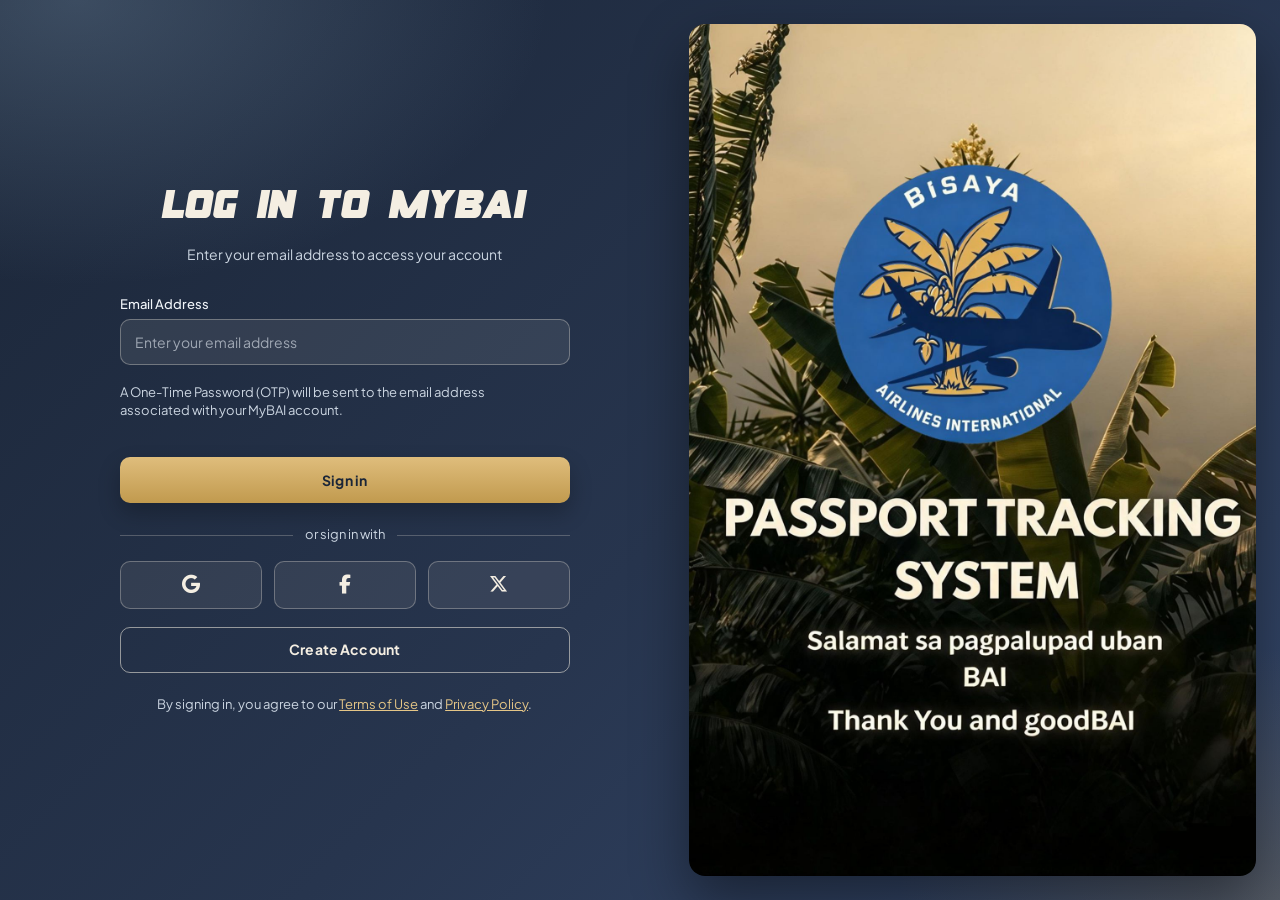
<file: index.html>
<!doctype html>
<!--
  BAI Passport Tracking System — MyBAI Member Portal
  Single-page application shell for passport applicants.
  All views, hash-based routing, and client-side state live in script.js.
-->
<html lang="en">
<head>
  <meta charset="UTF-8">
  <meta name="viewport" content="width=device-width, initial-scale=1.0">
  <title>BAI Passport Tracking System</title>

  <!-- Google Fonts & Font Awesome Icons -->
  <link rel="preconnect" href="https://fonts.googleapis.com">
  <link rel="preconnect" href="https://fonts.gstatic.com" crossorigin>
  <link href="https://fonts.googleapis.com/css2?family=Plus+Jakarta+Sans:wght@400;500;600;700;800&display=swap" rel="stylesheet">
  <link rel="stylesheet" href="https://cdnjs.cloudflare.com/ajax/libs/font-awesome/6.5.1/css/all.min.css">

  <!-- Member Portal Styles -->
  <link rel="stylesheet" href="style.css">
</head>
<body>
  <div id="app"></div>
  <script src="script.js"></script>
</body>
</html>
</file>
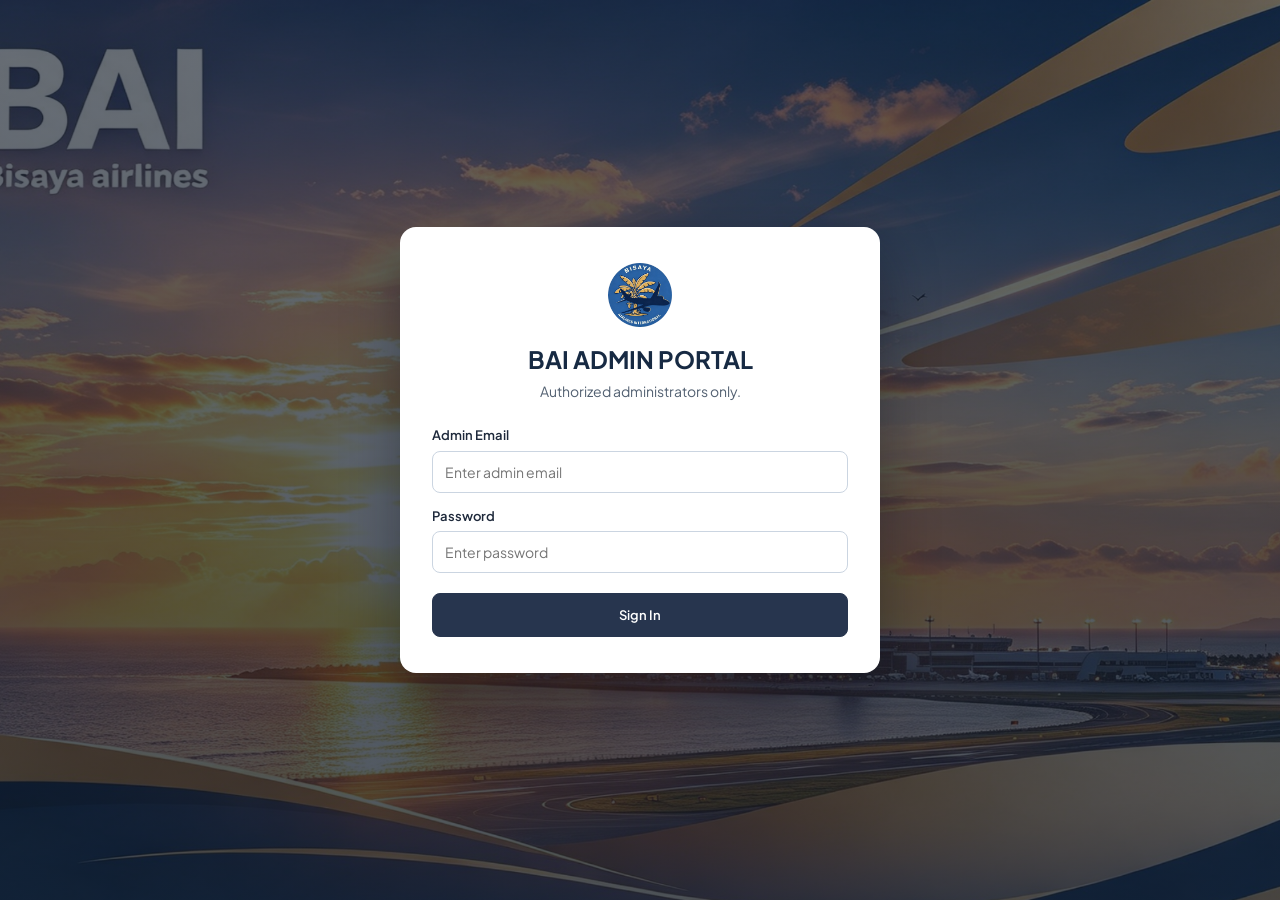
<file: admin/index.html>
<!doctype html>
<!--
  BAI Passport Tracking System — Admin Portal
  Single-page application shell for administrators (personnel accounts,
  enquiry oversight, and passport renewal / new application review).
  Shares localStorage & IndexedDB with the Member and Personnel portals
  when served from the same origin.
-->
<html lang="en">
<head>
  <meta charset="UTF-8">
  <meta name="viewport" content="width=device-width, initial-scale=1.0">
  <title>BAI Admin Portal</title>

  <!-- Google Fonts & Font Awesome Icons -->
  <link rel="preconnect" href="https://fonts.googleapis.com">
  <link rel="preconnect" href="https://fonts.gstatic.com" crossorigin>
  <link href="https://fonts.googleapis.com/css2?family=Plus+Jakarta+Sans:wght@400;500;600;700;800&display=swap" rel="stylesheet">
  <link rel="stylesheet" href="https://cdnjs.cloudflare.com/ajax/libs/font-awesome/6.5.1/css/all.min.css">

  <!-- Admin Portal Styles -->
  <link rel="stylesheet" href="admin.css">
</head>
<body>
  <div id="app"></div>
  <script src="admin.js"></script>
</body>
</html>
</file>
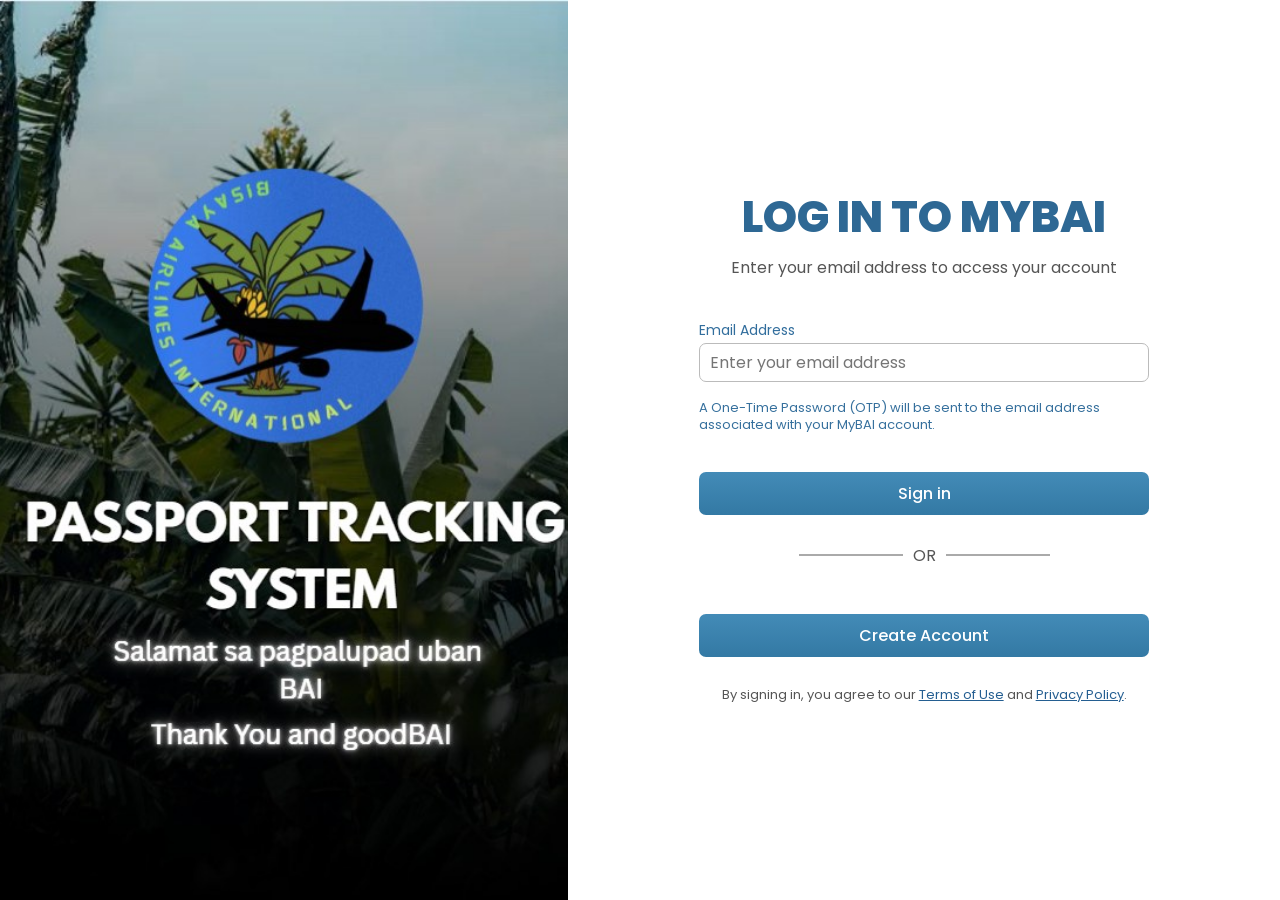
<file: BAI_Passport_Tracking_System_v80/index.html>
<!doctype html>
<html lang="en">
<head>
  <meta charset="UTF-8">
  <meta name="viewport" content="width=device-width, initial-scale=1.0">
  <title>BAI Passport Tracking System</title>
  <link rel="preconnect" href="https://fonts.googleapis.com">
  <link rel="preconnect" href="https://fonts.gstatic.com" crossorigin>
  <link href="https://fonts.googleapis.com/css2?family=Poppins:wght@400;500;600;700;800&display=swap" rel="stylesheet">
  <link rel="stylesheet" href="style.css">
</head>
<body>
  <div id="app"></div>
  <script src="script.js"></script>
</body>
</html>
</file>
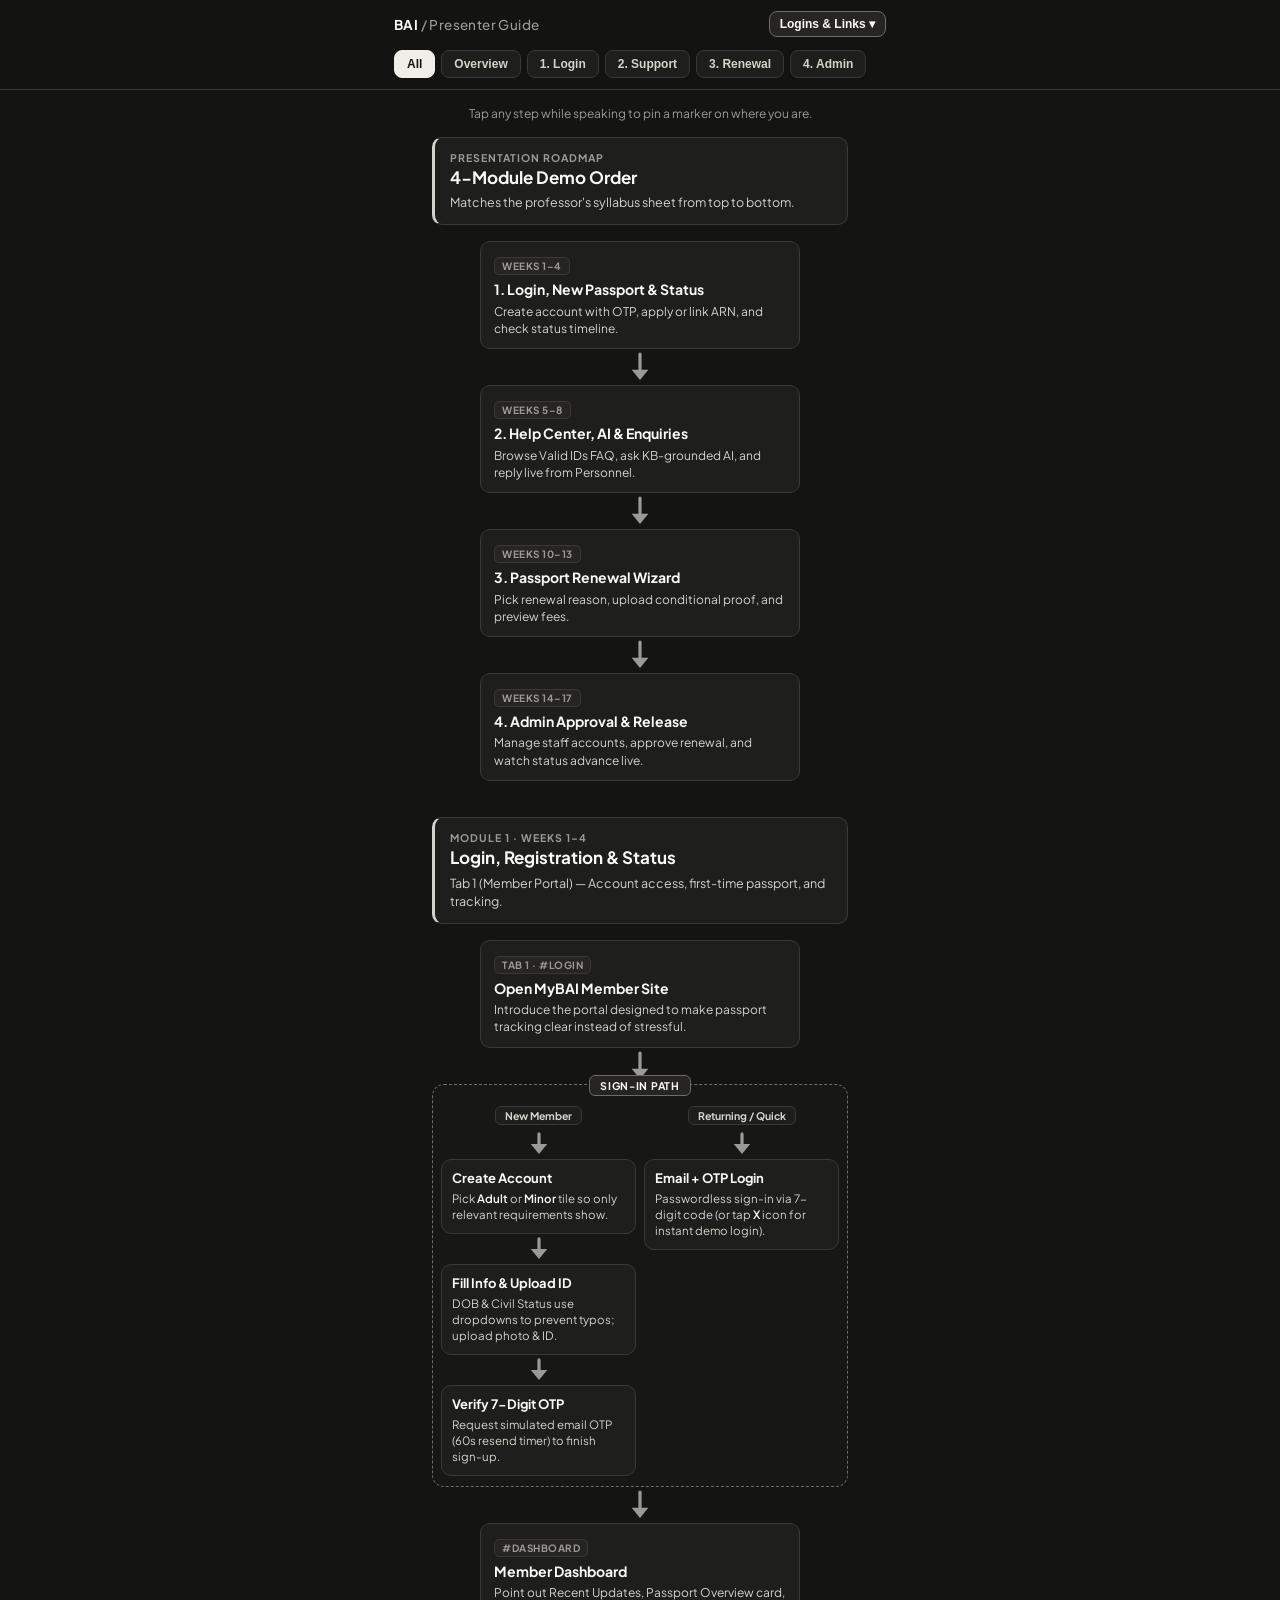
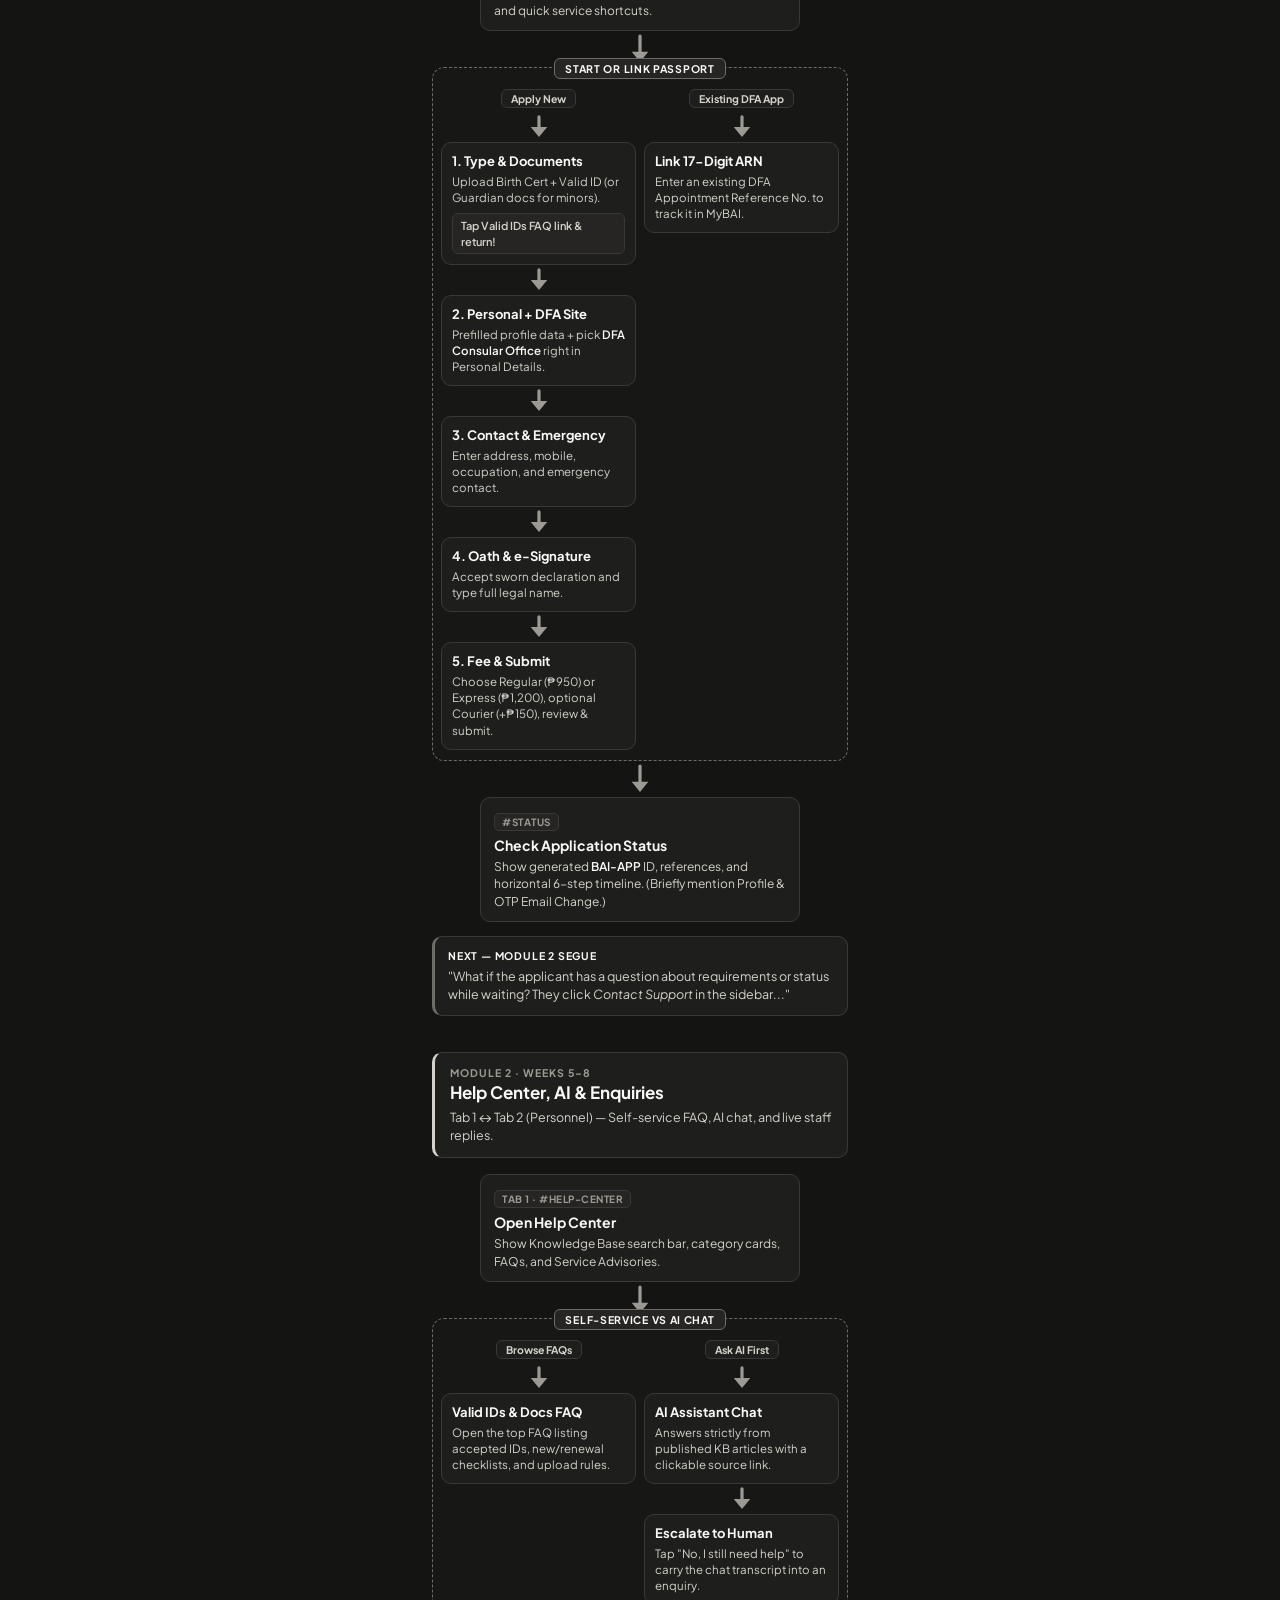
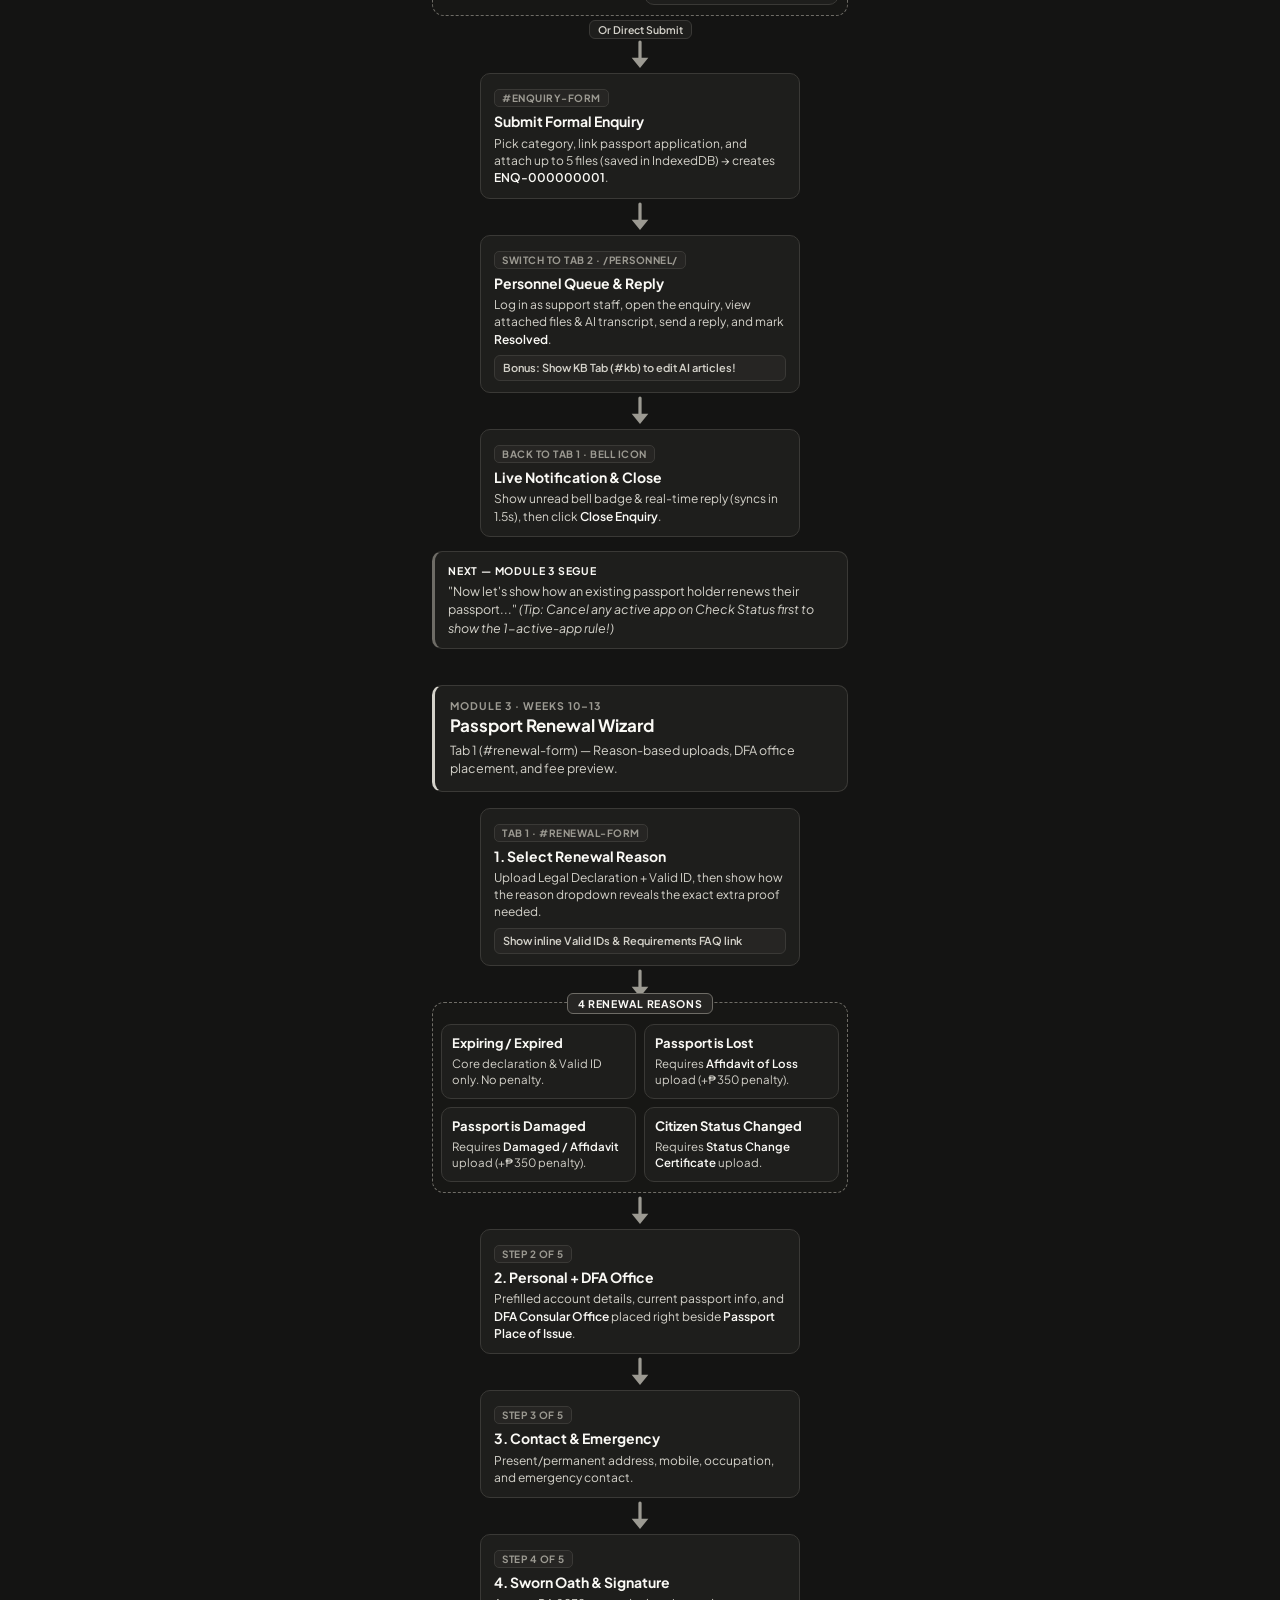
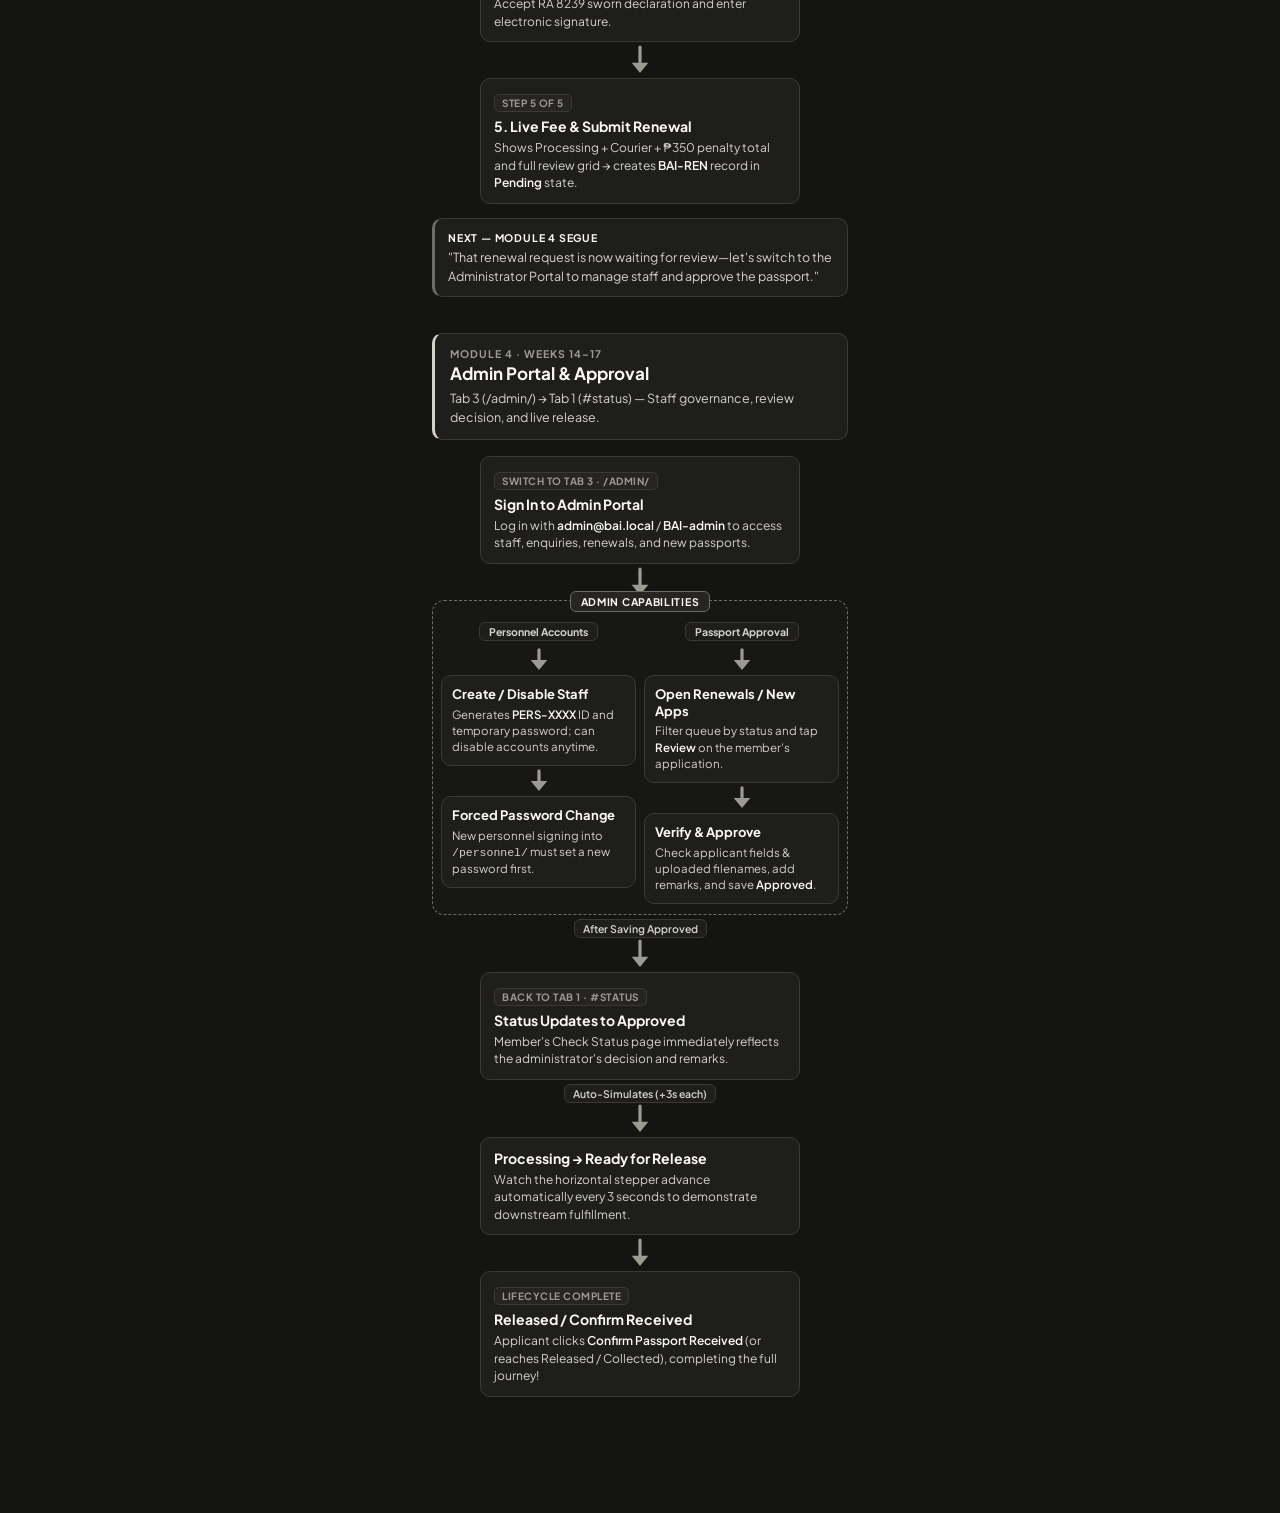
<file: instructions/index.html>
<!doctype html>
<!--
  BAI Passport Tracking System — Presenter Phone Guide (/instructions/)
  Clean matte dark-grayscale presenter flowchart (Anthropic-inspired neutral palette)
  optimized for calm, high-contrast mobile readability.
-->
<html lang="en">
<head>
  <meta charset="UTF-8">
  <meta name="viewport" content="width=device-width, initial-scale=1.0, viewport-fit=cover">
  <meta name="robots" content="noindex, nofollow">
  <title>BAI Demo Flowcharts — Presenter Guide</title>
  <link rel="preconnect" href="https://fonts.googleapis.com">
  <link rel="preconnect" href="https://fonts.gstatic.com" crossorigin>
  <link href="https://fonts.googleapis.com/css2?family=Plus+Jakarta+Sans:wght@400;500;600;700;800&display=swap" rel="stylesheet">
  <style>
    :root {
      --bg: #141413;
      --surface: #1e1e1c;
      --surface-alt: #262523;
      --surface-soft: #2e2d2a;
      --border: #3a3936;
      --border-strong: #6e6c66;
      --fg: #faf9f5;
      --fg-sub: #d4d2ca;
      --fg-muted: #9c9a92;
      --accent: #f0eee6;
      --accent-ink: #141413;
    }

    * {
      box-sizing: border-box;
      -webkit-tap-highlight-color: transparent;
    }

    html {
      scroll-behavior: smooth;
    }

    body {
      margin: 0;
      font-family: 'Plus Jakarta Sans', -apple-system, BlinkMacSystemFont, 'Segoe UI', Roboto, sans-serif;
      background: var(--bg);
      color: var(--fg);
      padding-bottom: 64px;
      -webkit-font-smoothing: antialiased;
    }

    /* Sticky Top Navigation & Credentials Bar */
    .sticky-bar {
      position: sticky;
      top: 0;
      z-index: 100;
      background: rgba(20, 20, 19, 0.94);
      backdrop-filter: blur(10px);
      border-bottom: 1px solid var(--border);
    }

    .bar-top {
      display: flex;
      align-items: center;
      justify-content: space-between;
      gap: 8px;
      padding: 11px 14px 7px;
      max-width: 520px;
      margin: 0 auto;
    }

    .bar-title {
      font-size: 13.5px;
      font-weight: 700;
      letter-spacing: 0.4px;
      color: var(--fg);
    }

    .bar-title span {
      color: var(--fg-muted);
      font-weight: 500;
    }

    .creds-toggle {
      border: 1px solid var(--border-strong);
      background: var(--surface-alt);
      color: var(--fg);
      border-radius: 8px;
      padding: 5px 10px;
      font-size: 12px;
      font-weight: 600;
      cursor: pointer;
    }

    .creds-drawer {
      display: none;
      max-width: 520px;
      margin: 0 auto;
      padding: 8px 14px 10px;
      font-size: 12px;
      border-top: 1px solid var(--border);
    }

    .creds-drawer.open {
      display: grid;
      gap: 6px;
    }

    .cred-row {
      display: flex;
      align-items: center;
      justify-content: space-between;
      gap: 8px;
      background: var(--surface);
      border: 1px solid var(--border);
      border-radius: 8px;
      padding: 7px 10px;
      color: var(--fg-sub);
    }

    .cred-row a {
      color: var(--fg);
      font-weight: 700;
      text-decoration: underline;
      text-underline-offset: 3px;
    }

    .cred-row code {
      font-size: 11.5px;
      color: var(--fg);
      background: var(--bg);
      border: 1px solid var(--border);
      padding: 2px 6px;
      border-radius: 5px;
    }

    .tabs {
      display: flex;
      gap: 6px;
      overflow-x: auto;
      padding: 6px 14px 11px;
      max-width: 520px;
      margin: 0 auto;
      scrollbar-width: none;
    }

    .tabs::-webkit-scrollbar {
      display: none;
    }

    .tab-btn {
      flex: 0 0 auto;
      border: 1px solid var(--border);
      background: var(--surface);
      color: var(--fg-sub);
      border-radius: 8px;
      padding: 6px 12px;
      font-size: 12px;
      font-weight: 600;
      cursor: pointer;
      white-space: nowrap;
      transition: background 0.12s ease, color 0.12s ease, border-color 0.12s ease;
    }

    .tab-btn.active {
      background: var(--accent);
      border-color: var(--accent);
      color: var(--accent-ink);
      font-weight: 700;
    }

    /* Main Mobile Viewport Container */
    .container {
      max-width: 440px;
      margin: 0 auto;
      padding: 16px 12px;
    }

    .tap-hint {
      text-align: center;
      font-size: 12px;
      color: var(--fg-muted);
      margin: 0 0 16px;
    }

    /* Module Headers */
    .module-section {
      margin-bottom: 36px;
    }

    .module-section[hidden] {
      display: none;
    }

    .module-banner {
      background: var(--surface);
      border: 1px solid var(--border);
      border-left: 3px solid var(--fg-sub);
      border-radius: 10px;
      padding: 13px 15px;
      margin-bottom: 16px;
    }

    .module-banner small {
      display: block;
      font-size: 10.5px;
      font-weight: 700;
      letter-spacing: 1px;
      text-transform: uppercase;
      color: var(--fg-muted);
      margin-bottom: 3px;
    }

    .module-banner h2 {
      margin: 0;
      font-size: 17px;
      font-weight: 700;
      line-height: 1.25;
      color: var(--fg);
    }

    .module-banner p {
      margin: 5px 0 0;
      font-size: 12.5px;
      color: var(--fg-sub);
      line-height: 1.45;
    }

    /* Flowchart Nodes — Strictly uniform brightness, border, and surface */
    .flow {
      display: flex;
      flex-direction: column;
      align-items: center;
    }

    .node {
      width: min(320px, 94%);
      background: var(--surface);
      border: 1px solid var(--border);
      border-radius: 10px;
      padding: 11px 13px;
      text-align: left;
      cursor: pointer;
      position: relative;
      transition: border-color 0.12s ease, background 0.12s ease, box-shadow 0.12s ease;
    }

    /* Only the tapped current step lights up */
    .node.current-step {
      border-color: var(--fg);
      background: var(--surface-alt);
      box-shadow: 0 0 0 1.5px var(--fg);
    }

    .node.current-step::before {
      content: "● HERE";
      position: absolute;
      top: -10px;
      right: 10px;
      background: var(--fg);
      color: var(--accent-ink);
      font-size: 10px;
      font-weight: 800;
      letter-spacing: 0.6px;
      padding: 2px 8px;
      border-radius: 6px;
    }

    .node-tag {
      display: inline-block;
      font-size: 10px;
      font-weight: 700;
      letter-spacing: 0.5px;
      text-transform: uppercase;
      padding: 2px 7px;
      border-radius: 5px;
      background: var(--surface-alt);
      color: var(--fg-muted);
      border: 1px solid var(--border);
      margin-bottom: 5px;
    }

    .node-title {
      display: block;
      font-size: 14px;
      font-weight: 700;
      color: var(--fg);
      line-height: 1.3;
    }

    .node-sub {
      display: block;
      margin-top: 4px;
      font-size: 12px;
      line-height: 1.45;
      color: var(--fg-sub);
      font-weight: 400;
    }

    .node-sub b,
    .node-sub em {
      color: var(--fg);
      font-weight: 600;
      font-style: normal;
    }

    /* Uniform Monochrome SVG Connectors + Wide Solid Arrowheads */
    .arrow-down {
      display: flex;
      flex-direction: column;
      align-items: center;
      margin: 4px 0;
      color: var(--fg-muted);
      user-select: none;
    }

    .arrow-down svg {
      display: block;
      width: 24px;
      height: 28px;
      overflow: visible;
    }

    .arrow-down.short svg {
      height: 22px;
    }

    .arrow-label {
      font-size: 10.5px;
      font-weight: 600;
      color: var(--fg-sub);
      background: var(--surface);
      border: 1px solid var(--border);
      padding: 2px 8px;
      border-radius: 6px;
      margin-bottom: 2px;
    }

    /* Branch / Fork Containers */
    .fork-box {
      width: 100%;
      border: 1px dashed var(--border-strong);
      background: #171715;
      border-radius: 12px;
      padding: 14px 8px 10px;
      position: relative;
    }

    .fork-title {
      text-align: center;
      font-size: 10.5px;
      font-weight: 700;
      text-transform: uppercase;
      letter-spacing: 0.7px;
      color: var(--fg);
      background: var(--surface-alt);
      border: 1px solid var(--border-strong);
      display: table;
      margin: -24px auto 10px;
      padding: 3px 10px;
      border-radius: 6px;
    }

    .lanes-2 {
      display: grid;
      grid-template-columns: minmax(0, 1fr) minmax(0, 1fr);
      gap: 8px;
      align-items: start;
    }

    .lane {
      display: flex;
      flex-direction: column;
      align-items: center;
    }

    .lane-pill {
      font-size: 10.5px;
      font-weight: 700;
      color: var(--fg-sub);
      background: var(--surface);
      border: 1px solid var(--border);
      border-radius: 6px;
      padding: 2px 9px;
      margin-bottom: 4px;
      text-align: center;
    }

    .lane .node,
    .grid-2x2 .node {
      width: 100%;
      padding: 10px 10px;
    }

    .lane .node-title,
    .grid-2x2 .node-title {
      font-size: 13px;
    }

    .lane .node-sub,
    .grid-2x2 .node-sub {
      font-size: 11.5px;
      line-height: 1.4;
    }

    /* 2x2 Grid for Renewal Reasons */
    .grid-2x2 {
      display: grid;
      grid-template-columns: minmax(0, 1fr) minmax(0, 1fr);
      gap: 8px;
    }

    /* Callout Chip inside Nodes */
    .side-chip {
      margin-top: 7px;
      display: block;
      font-size: 11px;
      font-weight: 600;
      color: var(--fg-sub);
      background: var(--surface-alt);
      border: 1px solid var(--border);
      border-radius: 6px;
      padding: 4px 8px;
    }

    /* Segue Box Between Modules */
    .transition-cue {
      margin-top: 14px;
      background: var(--surface);
      border: 1px solid var(--border);
      border-left: 3px solid var(--border-strong);
      border-radius: 10px;
      padding: 11px 13px;
      font-size: 12.5px;
      line-height: 1.48;
      color: var(--fg-sub);
    }

    .transition-cue b {
      display: block;
      font-size: 10.5px;
      text-transform: uppercase;
      letter-spacing: 0.8px;
      color: var(--fg);
      margin-bottom: 3px;
    }
  </style>
</head>
<body>

  <header class="sticky-bar">
    <div class="bar-top">
      <div class="bar-title">BAI <span>/ Presenter Guide</span></div>
      <button type="button" class="creds-toggle" onclick="toggleCreds()" id="credsBtn">Logins &amp; Links ▾</button>
    </div>

    <div class="creds-drawer" id="credsDrawer">
      <div class="cred-row">
        <span><a href="../" target="_blank">Tab 1: Member</a></span>
        <span>Sign Up or tap <code>X</code> icon</span>
      </div>
      <div class="cred-row">
        <span><a href="../personnel/" target="_blank">Tab 2: Personnel</a></span>
        <span><code>support@bai.local</code> / <code>BAI-support</code></span>
      </div>
      <div class="cred-row">
        <span><a href="../admin/" target="_blank">Tab 3: Admin</a></span>
        <span><code>admin@bai.local</code> / <code>BAI-admin</code></span>
      </div>
    </div>

    <nav class="tabs" aria-label="Module filter">
      <button type="button" class="tab-btn active" onclick="filterMod('all', this)">All</button>
      <button type="button" class="tab-btn" onclick="filterMod('overview', this)">Overview</button>
      <button type="button" class="tab-btn" onclick="filterMod('m1', this)">1. Login</button>
      <button type="button" class="tab-btn" onclick="filterMod('m2', this)">2. Support</button>
      <button type="button" class="tab-btn" onclick="filterMod('m3', this)">3. Renewal</button>
      <button type="button" class="tab-btn" onclick="filterMod('m4', this)">4. Admin</button>
    </nav>
  </header>

  <main class="container">
    <p class="tap-hint">Tap any step while speaking to pin a marker on where you are.</p>

    <!-- ================================================================
         MASTER OVERVIEW
         ================================================================ -->
    <section class="module-section" data-mod="overview">
      <div class="module-banner">
        <small>Presentation Roadmap</small>
        <h2>4-Module Demo Order</h2>
        <p>Matches the professor's syllabus sheet from top to bottom.</p>
      </div>

      <div class="flow">
        <div class="node">
          <span class="node-tag">Weeks 1–4</span>
          <span class="node-title">1. Login, New Passport &amp; Status</span>
          <span class="node-sub">Create account with OTP, apply or link ARN, and check status timeline.</span>
        </div>

        <div class="arrow-down" data-arrow></div>

        <div class="node">
          <span class="node-tag">Weeks 5–8</span>
          <span class="node-title">2. Help Center, AI &amp; Enquiries</span>
          <span class="node-sub">Browse Valid IDs FAQ, ask KB-grounded AI, and reply live from Personnel.</span>
        </div>

        <div class="arrow-down" data-arrow></div>

        <div class="node">
          <span class="node-tag">Weeks 10–13</span>
          <span class="node-title">3. Passport Renewal Wizard</span>
          <span class="node-sub">Pick renewal reason, upload conditional proof, and preview fees.</span>
        </div>

        <div class="arrow-down" data-arrow></div>

        <div class="node">
          <span class="node-tag">Weeks 14–17</span>
          <span class="node-title">4. Admin Approval &amp; Release</span>
          <span class="node-sub">Manage staff accounts, approve renewal, and watch status advance live.</span>
        </div>
      </div>
    </section>

    <!-- ================================================================
         MODULE 1: LOGIN, NEW PASSPORT & APPLICATION STATUS
         ================================================================ -->
    <section class="module-section" data-mod="m1">
      <div class="module-banner">
        <small>Module 1 · Weeks 1–4</small>
        <h2>Login, Registration &amp; Status</h2>
        <p>Tab 1 (Member Portal) — Account access, first-time passport, and tracking.</p>
      </div>

      <div class="flow">
        <div class="node">
          <span class="node-tag">Tab 1 · #login</span>
          <span class="node-title">Open MyBAI Member Site</span>
          <span class="node-sub">Introduce the portal designed to make passport tracking clear instead of stressful.</span>
        </div>

        <div class="arrow-down" data-arrow></div>

        <div class="fork-box">
          <div class="fork-title">Sign-In Path</div>
          <div class="lanes-2">
            <div class="lane">
              <span class="lane-pill">New Member</span>
              <div class="arrow-down short" data-arrow="short"></div>
              <div class="node">
                <span class="node-title">Create Account</span>
                <span class="node-sub">Pick <b>Adult</b> or <b>Minor</b> tile so only relevant requirements show.</span>
              </div>
              <div class="arrow-down short" data-arrow="short"></div>
              <div class="node">
                <span class="node-title">Fill Info &amp; Upload ID</span>
                <span class="node-sub">DOB &amp; Civil Status use dropdowns to prevent typos; upload photo &amp; ID.</span>
              </div>
              <div class="arrow-down short" data-arrow="short"></div>
              <div class="node">
                <span class="node-title">Verify 7-Digit OTP</span>
                <span class="node-sub">Request simulated email OTP (60s resend timer) to finish sign-up.</span>
              </div>
            </div>

            <div class="lane">
              <span class="lane-pill">Returning / Quick</span>
              <div class="arrow-down short" data-arrow="short"></div>
              <div class="node">
                <span class="node-title">Email + OTP Login</span>
                <span class="node-sub">Passwordless sign-in via 7-digit code (or tap <b>X</b> icon for instant demo login).</span>
              </div>
            </div>
          </div>
        </div>

        <div class="arrow-down" data-arrow></div>

        <div class="node">
          <span class="node-tag">#dashboard</span>
          <span class="node-title">Member Dashboard</span>
          <span class="node-sub">Point out Recent Updates, Passport Overview card, and quick service shortcuts.</span>
        </div>

        <div class="arrow-down" data-arrow></div>

        <div class="fork-box">
          <div class="fork-title">Start or Link Passport</div>
          <div class="lanes-2">
            <div class="lane">
              <span class="lane-pill">Apply New</span>
              <div class="arrow-down short" data-arrow="short"></div>
              <div class="node">
                <span class="node-title">1. Type &amp; Documents</span>
                <span class="node-sub">Upload Birth Cert + Valid ID (or Guardian docs for minors).<span class="side-chip">Tap Valid IDs FAQ link &amp; return!</span></span>
              </div>
              <div class="arrow-down short" data-arrow="short"></div>
              <div class="node">
                <span class="node-title">2. Personal + DFA Site</span>
                <span class="node-sub">Prefilled profile data + pick <b>DFA Consular Office</b> right in Personal Details.</span>
              </div>
              <div class="arrow-down short" data-arrow="short"></div>
              <div class="node">
                <span class="node-title">3. Contact &amp; Emergency</span>
                <span class="node-sub">Enter address, mobile, occupation, and emergency contact.</span>
              </div>
              <div class="arrow-down short" data-arrow="short"></div>
              <div class="node">
                <span class="node-title">4. Oath &amp; e-Signature</span>
                <span class="node-sub">Accept sworn declaration and type full legal name.</span>
              </div>
              <div class="arrow-down short" data-arrow="short"></div>
              <div class="node">
                <span class="node-title">5. Fee &amp; Submit</span>
                <span class="node-sub">Choose Regular (₱950) or Express (₱1,200), optional Courier (+₱150), review &amp; submit.</span>
              </div>
            </div>

            <div class="lane">
              <span class="lane-pill">Existing DFA App</span>
              <div class="arrow-down short" data-arrow="short"></div>
              <div class="node">
                <span class="node-title">Link 17-Digit ARN</span>
                <span class="node-sub">Enter an existing DFA Appointment Reference No. to track it in MyBAI.</span>
              </div>
            </div>
          </div>
        </div>

        <div class="arrow-down" data-arrow></div>

        <div class="node">
          <span class="node-tag">#status</span>
          <span class="node-title">Check Application Status</span>
          <span class="node-sub">Show generated <b>BAI-APP</b> ID, references, and horizontal 6-step timeline. (Briefly mention Profile &amp; OTP Email Change.)</span>
        </div>
      </div>

      <div class="transition-cue">
        <b>Next — Module 2 Segue</b>
        "What if the applicant has a question about requirements or status while waiting? They click <em>Contact Support</em> in the sidebar..."
      </div>
    </section>

    <!-- ================================================================
         MODULE 2: HELP CENTER, AI ASSISTANT & SUPPORT ENQUIRIES
         ================================================================ -->
    <section class="module-section" data-mod="m2">
      <div class="module-banner">
        <small>Module 2 · Weeks 5–8</small>
        <h2>Help Center, AI &amp; Enquiries</h2>
        <p>Tab 1 ↔ Tab 2 (Personnel) — Self-service FAQ, AI chat, and live staff replies.</p>
      </div>

      <div class="flow">
        <div class="node">
          <span class="node-tag">Tab 1 · #help-center</span>
          <span class="node-title">Open Help Center</span>
          <span class="node-sub">Show Knowledge Base search bar, category cards, FAQs, and Service Advisories.</span>
        </div>

        <div class="arrow-down" data-arrow></div>

        <div class="fork-box">
          <div class="fork-title">Self-Service vs AI Chat</div>
          <div class="lanes-2">
            <div class="lane">
              <span class="lane-pill">Browse FAQs</span>
              <div class="arrow-down short" data-arrow="short"></div>
              <div class="node">
                <span class="node-title">Valid IDs &amp; Docs FAQ</span>
                <span class="node-sub">Open the top FAQ listing accepted IDs, new/renewal checklists, and upload rules.</span>
              </div>
            </div>

            <div class="lane">
              <span class="lane-pill">Ask AI First</span>
              <div class="arrow-down short" data-arrow="short"></div>
              <div class="node">
                <span class="node-title">AI Assistant Chat</span>
                <span class="node-sub">Answers strictly from published KB articles with a clickable source link.</span>
              </div>
              <div class="arrow-down short" data-arrow="short"></div>
              <div class="node">
                <span class="node-title">Escalate to Human</span>
                <span class="node-sub">Tap "No, I still need help" to carry the chat transcript into an enquiry.</span>
              </div>
            </div>
          </div>
        </div>

        <div class="arrow-down" data-arrow data-label="Or Direct Submit"></div>

        <div class="node">
          <span class="node-tag">#enquiry-form</span>
          <span class="node-title">Submit Formal Enquiry</span>
          <span class="node-sub">Pick category, link passport application, and attach up to 5 files (saved in IndexedDB) → creates <b>ENQ-000000001</b>.</span>
        </div>

        <div class="arrow-down" data-arrow></div>

        <div class="node">
          <span class="node-tag">Switch to Tab 2 · /personnel/</span>
          <span class="node-title">Personnel Queue &amp; Reply</span>
          <span class="node-sub">Log in as support staff, open the enquiry, view attached files &amp; AI transcript, send a reply, and mark <b>Resolved</b>.<span class="side-chip">Bonus: Show KB Tab (#kb) to edit AI articles!</span></span>
        </div>

        <div class="arrow-down" data-arrow></div>

        <div class="node">
          <span class="node-tag">Back to Tab 1 · Bell Icon</span>
          <span class="node-title">Live Notification &amp; Close</span>
          <span class="node-sub">Show unread bell badge &amp; real-time reply (syncs in 1.5s), then click <b>Close Enquiry</b>.</span>
        </div>
      </div>

      <div class="transition-cue">
        <b>Next — Module 3 Segue</b>
        "Now let's show how an existing passport holder renews their passport..." <em>(Tip: Cancel any active app on Check Status first to show the 1-active-app rule!)</em>
      </div>
    </section>

    <!-- ================================================================
         MODULE 3: PASSPORT RENEWAL WIZARD
         ================================================================ -->
    <section class="module-section" data-mod="m3">
      <div class="module-banner">
        <small>Module 3 · Weeks 10–13</small>
        <h2>Passport Renewal Wizard</h2>
        <p>Tab 1 (#renewal-form) — Reason-based uploads, DFA office placement, and fee preview.</p>
      </div>

      <div class="flow">
        <div class="node">
          <span class="node-tag">Tab 1 · #renewal-form</span>
          <span class="node-title">1. Select Renewal Reason</span>
          <span class="node-sub">Upload Legal Declaration + Valid ID, then show how the reason dropdown reveals the exact extra proof needed.<span class="side-chip">Show inline Valid IDs &amp; Requirements FAQ link</span></span>
        </div>

        <div class="arrow-down" data-arrow></div>

        <div class="fork-box">
          <div class="fork-title">4 Renewal Reasons</div>
          <div class="grid-2x2">
            <div class="node">
              <span class="node-title">Expiring / Expired</span>
              <span class="node-sub">Core declaration &amp; Valid ID only. No penalty.</span>
            </div>
            <div class="node">
              <span class="node-title">Passport is Lost</span>
              <span class="node-sub">Requires <b>Affidavit of Loss</b> upload (+₱350 penalty).</span>
            </div>
            <div class="node">
              <span class="node-title">Passport is Damaged</span>
              <span class="node-sub">Requires <b>Damaged / Affidavit</b> upload (+₱350 penalty).</span>
            </div>
            <div class="node">
              <span class="node-title">Citizen Status Changed</span>
              <span class="node-sub">Requires <b>Status Change Certificate</b> upload.</span>
            </div>
          </div>
        </div>

        <div class="arrow-down" data-arrow></div>

        <div class="node">
          <span class="node-tag">Step 2 of 5</span>
          <span class="node-title">2. Personal + DFA Office</span>
          <span class="node-sub">Prefilled account details, current passport info, and <b>DFA Consular Office</b> placed right beside <em>Passport Place of Issue</em>.</span>
        </div>

        <div class="arrow-down" data-arrow></div>

        <div class="node">
          <span class="node-tag">Step 3 of 5</span>
          <span class="node-title">3. Contact &amp; Emergency</span>
          <span class="node-sub">Present/permanent address, mobile, occupation, and emergency contact.</span>
        </div>

        <div class="arrow-down" data-arrow></div>

        <div class="node">
          <span class="node-tag">Step 4 of 5</span>
          <span class="node-title">4. Sworn Oath &amp; Signature</span>
          <span class="node-sub">Accept RA 8239 sworn declaration and enter electronic signature.</span>
        </div>

        <div class="arrow-down" data-arrow></div>

        <div class="node">
          <span class="node-tag">Step 5 of 5</span>
          <span class="node-title">5. Live Fee &amp; Submit Renewal</span>
          <span class="node-sub">Shows Processing + Courier + ₱350 penalty total and full review grid → creates <b>BAI-REN</b> record in <b>Pending</b> state.</span>
        </div>
      </div>

      <div class="transition-cue">
        <b>Next — Module 4 Segue</b>
        "That renewal request is now waiting for review—let's switch to the Administrator Portal to manage staff and approve the passport."
      </div>
    </section>

    <!-- ================================================================
         MODULE 4: ADMIN PORTAL & PASSPORT APPROVAL
         ================================================================ -->
    <section class="module-section" data-mod="m4">
      <div class="module-banner">
        <small>Module 4 · Weeks 14–17</small>
        <h2>Admin Portal &amp; Approval</h2>
        <p>Tab 3 (/admin/) → Tab 1 (#status) — Staff governance, review decision, and live release.</p>
      </div>

      <div class="flow">
        <div class="node">
          <span class="node-tag">Switch to Tab 3 · /admin/</span>
          <span class="node-title">Sign In to Admin Portal</span>
          <span class="node-sub">Log in with <b>admin@bai.local</b> / <b>BAI-admin</b> to access staff, enquiries, renewals, and new passports.</span>
        </div>

        <div class="arrow-down" data-arrow></div>

        <div class="fork-box">
          <div class="fork-title">Admin Capabilities</div>
          <div class="lanes-2">
            <div class="lane">
              <span class="lane-pill">Personnel Accounts</span>
              <div class="arrow-down short" data-arrow="short"></div>
              <div class="node">
                <span class="node-title">Create / Disable Staff</span>
                <span class="node-sub">Generates <b>PERS-XXXX</b> ID and temporary password; can disable accounts anytime.</span>
              </div>
              <div class="arrow-down short" data-arrow="short"></div>
              <div class="node">
                <span class="node-title">Forced Password Change</span>
                <span class="node-sub">New personnel signing into <code>/personnel/</code> must set a new password first.</span>
              </div>
            </div>

            <div class="lane">
              <span class="lane-pill">Passport Approval</span>
              <div class="arrow-down short" data-arrow="short"></div>
              <div class="node">
                <span class="node-title">Open Renewals / New Apps</span>
                <span class="node-sub">Filter queue by status and tap <b>Review</b> on the member's application.</span>
              </div>
              <div class="arrow-down short" data-arrow="short"></div>
              <div class="node">
                <span class="node-title">Verify &amp; Approve</span>
                <span class="node-sub">Check applicant fields &amp; uploaded filenames, add remarks, and save <b>Approved</b>.</span>
              </div>
            </div>
          </div>
        </div>

        <div class="arrow-down" data-arrow data-label="After Saving Approved"></div>

        <div class="node">
          <span class="node-tag">Back to Tab 1 · #status</span>
          <span class="node-title">Status Updates to Approved</span>
          <span class="node-sub">Member's Check Status page immediately reflects the administrator's decision and remarks.</span>
        </div>

        <div class="arrow-down" data-arrow data-label="Auto-Simulates (+3s each)"></div>

        <div class="node">
          <span class="node-title">Processing → Ready for Release</span>
          <span class="node-sub">Watch the horizontal stepper advance automatically every 3 seconds to demonstrate downstream fulfillment.</span>
        </div>

        <div class="arrow-down" data-arrow></div>

        <div class="node">
          <span class="node-tag">Lifecycle Complete</span>
          <span class="node-title">Released / Confirm Received</span>
          <span class="node-sub">Applicant clicks <b>Confirm Passport Received</b> (or reaches Released / Collected), completing the full journey!</span>
        </div>
      </div>
    </section>
  </main>

  <script>
    // Inject monochrome SVG arrows (3.5px shaft + wide 18px solid arrowhead)
    document.querySelectorAll('[data-arrow]').forEach(function (el) {
      var short = el.getAttribute('data-arrow') === 'short';
      var label = el.getAttribute('data-label');
      var h = short ? 24 : 30;
      var lineEnd = h - 11;
      var labelHtml = label ? '<span class="arrow-label">' + label + '</span>' : '';
      el.innerHTML =
        labelHtml +
        '<svg viewBox="0 0 26 ' + h + '" aria-hidden="true">' +
          '<line x1="13" y1="1" x2="13" y2="' + lineEnd + '" stroke="currentColor" stroke-width="3.5" stroke-linecap="round"/>' +
          '<polygon points="4,' + (h - 12) + ' 22,' + (h - 12) + ' 13,' + (h - 1) + '" fill="currentColor"/>' +
        '</svg>';
    });

    // Tap any node to mark "● HERE" while speaking
    document.querySelectorAll('.node').forEach(function (card) {
      card.addEventListener('click', function () {
        var wasActive = card.classList.contains('current-step');
        document.querySelectorAll('.node.current-step').forEach(function (c) {
          c.classList.remove('current-step');
        });
        if (!wasActive) card.classList.add('current-step');
      });
    });

    // Filter by module tab for focused single-module viewing on phone
    function filterMod(mod, btn) {
      document.querySelectorAll('.tab-btn').forEach(function (b) {
        b.classList.remove('active');
      });
      if (btn) btn.classList.add('active');
      document.querySelectorAll('.module-section').forEach(function (sec) {
        sec.hidden = mod !== 'all' && sec.getAttribute('data-mod') !== mod;
      });
      window.scrollTo({ top: 0, behavior: 'smooth' });
    }

    // Toggle quick credentials drawer
    function toggleCreds() {
      var drawer = document.getElementById('credsDrawer');
      var open = drawer.classList.toggle('open');
      document.getElementById('credsBtn').textContent = open ? 'Logins & Links ▴' : 'Logins & Links ▾';
    }
  </script>
</body>
</html>
</file>
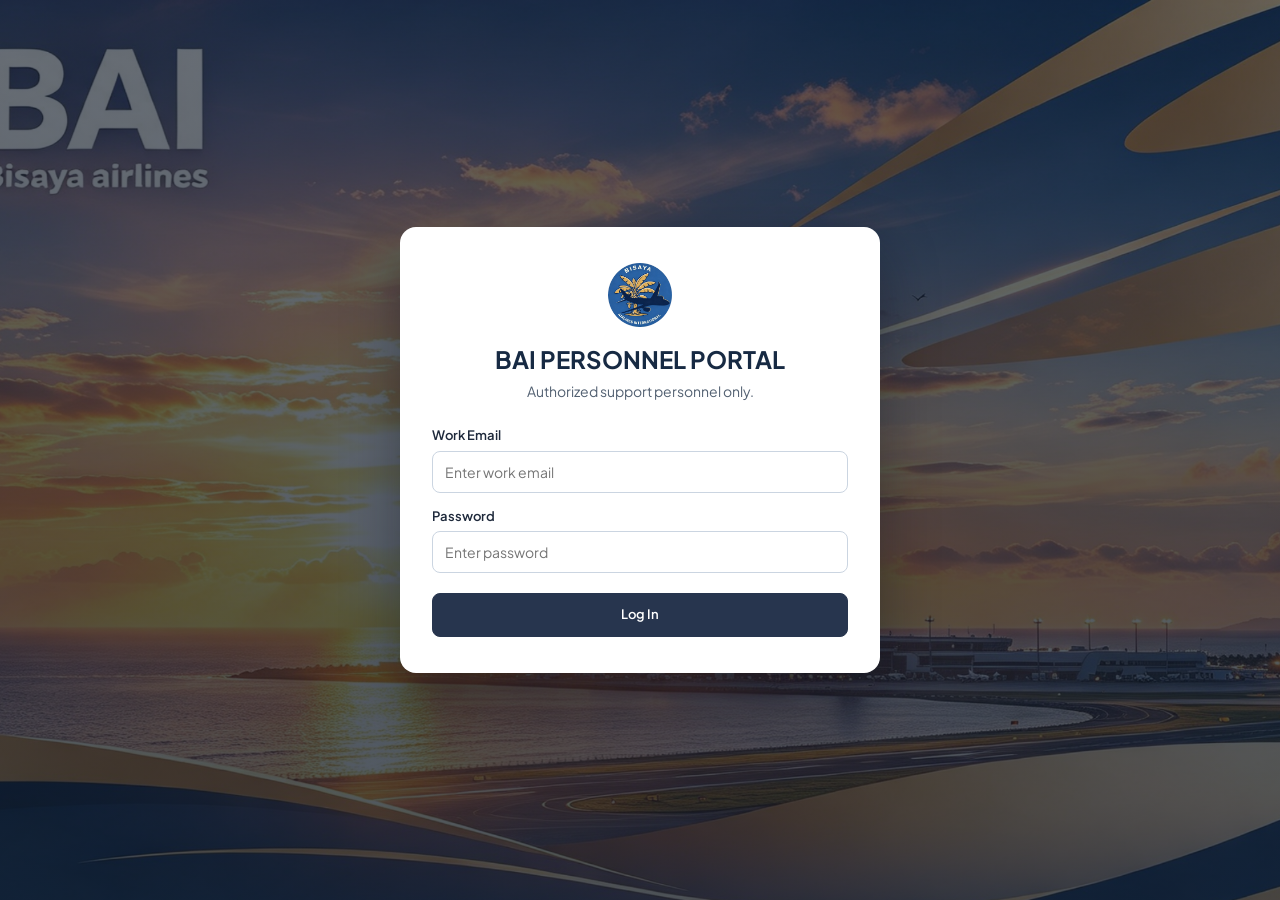
<file: personnel/index.html>
<!doctype html>
<!--
  BAI Passport Tracking System — Personnel Portal
  Single-page application shell for support personnel (global enquiry queue
  and Knowledge Base management).
  Authenticates against the shared `baiPersonnelAccounts` localStorage registry.
-->
<html lang="en">
<head>
  <meta charset="UTF-8">
  <meta name="viewport" content="width=device-width, initial-scale=1.0">
  <title>BAI Personnel Portal</title>

  <!-- Google Fonts & Font Awesome Icons -->
  <link rel="preconnect" href="https://fonts.googleapis.com">
  <link rel="preconnect" href="https://fonts.gstatic.com" crossorigin>
  <link href="https://fonts.googleapis.com/css2?family=Plus+Jakarta+Sans:wght@400;500;600;700;800&display=swap" rel="stylesheet">
  <link rel="stylesheet" href="https://cdnjs.cloudflare.com/ajax/libs/font-awesome/6.5.1/css/all.min.css">

  <!-- Personnel Portal Styles -->
  <link rel="stylesheet" href="personnel.css">
</head>
<body>
  <div id="app"></div>
  <script src="personnel.js"></script>
</body>
</html>
</file>
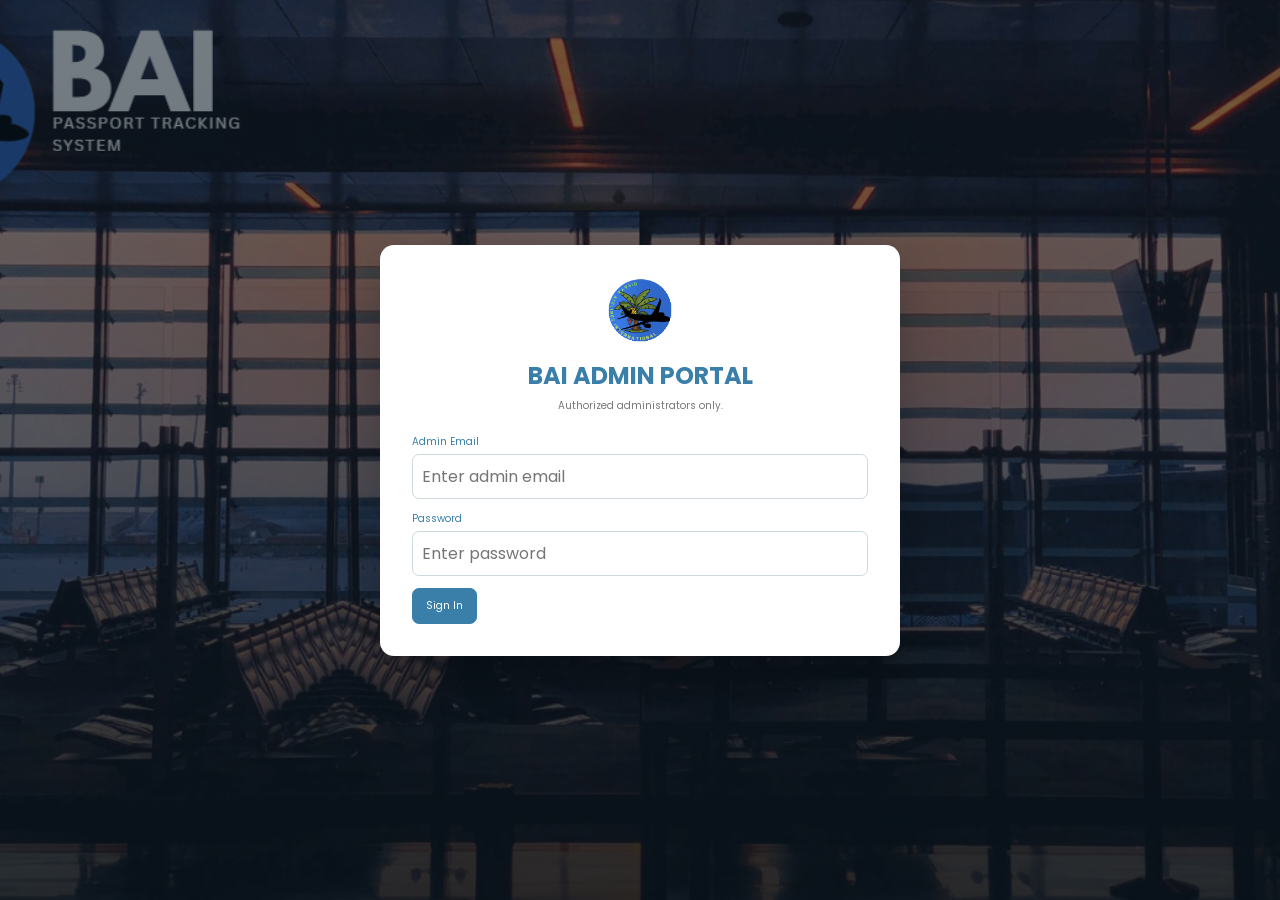
<file: BAI_Passport_Tracking_System_v80/admin/index.html>
<!doctype html><html lang="en"><head><meta charset="UTF-8"><meta name="viewport" content="width=device-width,initial-scale=1.0"><title>BAI Admin Portal</title><link rel="preconnect" href="https://fonts.googleapis.com"><link rel="preconnect" href="https://fonts.gstatic.com" crossorigin><link href="https://fonts.googleapis.com/css2?family=Poppins:wght@400;500;600;700;800&display=swap" rel="stylesheet"><link rel="stylesheet" href="admin.css"></head><body><div id="app"></div><script src="admin.js"></script></body></html>
</file>
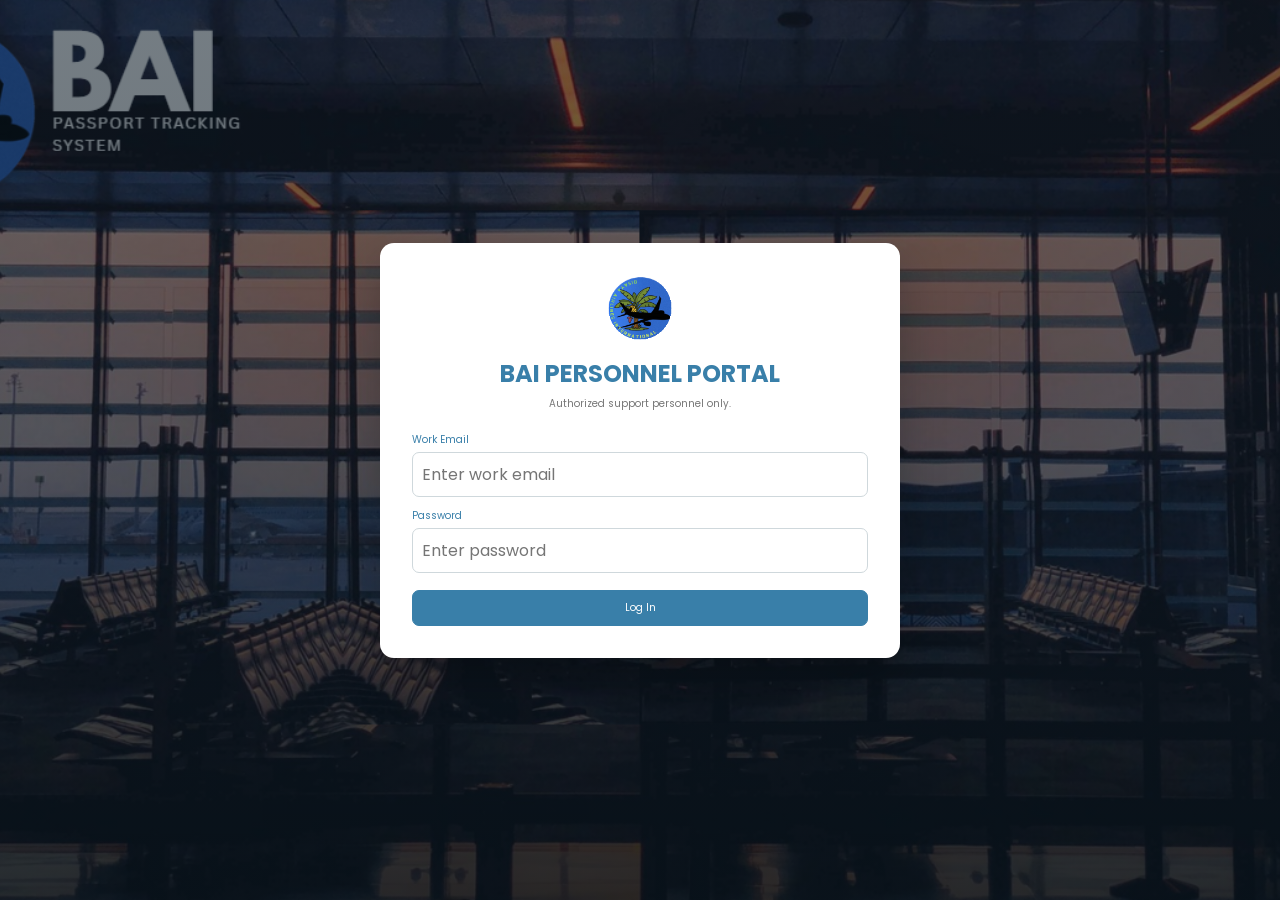
<file: BAI_Passport_Tracking_System_v80/BAI_Personnel_Portal_v22/index.html>
<!doctype html>
<html lang="en">
<head>
<meta charset="UTF-8"><meta name="viewport" content="width=device-width, initial-scale=1.0">
<title>BAI Personnel Portal</title>
<link rel="preconnect" href="https://fonts.googleapis.com"><link rel="preconnect" href="https://fonts.gstatic.com" crossorigin><link href="https://fonts.googleapis.com/css2?family=Poppins:wght@400;500;600;700;800&display=swap" rel="stylesheet">
<link rel="stylesheet" href="personnel.css">
</head><body><div id="app"></div><script src="personnel.js"></script></body></html>
</file>
<file: style.css>
/* ==========================================================================
   BAI Passport Tracking System — Member Portal Stylesheet (style.css)

   Architecture & Major Sections:
     1. Design Tokens (:root) & Global Reset
     2. Shared Auth Cards, Login Split-Screen & Legacy Complaint Views
     3. Member Dashboard Shell (Sidebar, Topbar, Hero Banner & Overview Cards)
     4. Profile, Status Lookup & Stepper Timeline
     5. Terminal-Themed Registration, File Upload Boxes & OTP Verification
     6. Email Change Flow & Account Settings
     7. Help Center, Knowledge Base, Deterministic AI Chat & Enquiry Threads
     8. In-App Notification Dropdown & Validation Modals
     9. Brand Theme Overrides (Navy/Gold/Orange Hover States & Aeromove Font)
    10. 5-Step Passport Renewal & New Application Wizards
    11. Legal Pages (Privacy Policy & Terms & Conditions)

   Note: Later sections intentionally override base rules via CSS cascade
   (e.g., navy login backdrop, horizontal status stepper, wizard overrides).
   ========================================================================== */

:root {
  --blue: #27354e;
  --blue-dark: #1b2638;
  --blue-accent: #123f78;
  --blue-light: #64748b;
  --text: #334155;
  --text-muted: #526071;
  --border: #cbd5e1;
  --white: #fff;
  --bg: #eef1ef;
  --page: #f4eee2;
  --shadow: 0 10px 30px rgba(15, 23, 42, .10);
}

* {
  box-sizing: border-box;
}

html,
body {
  margin: 0;
  min-height: 100%;
  font-family: 'Plus Jakarta Sans', -apple-system, BlinkMacSystemFont, 'Segoe UI', Roboto, sans-serif;
  color: var(--text);
  line-height: 1.5;
  -webkit-font-smoothing: antialiased;
}

button,
input,
select,
textarea {
  font: inherit;
}

button,
a {
  cursor: pointer;
}

a {
  color: var(--blue-accent);
}

:focus-visible {
  outline: 2px solid var(--blue-accent);
  outline-offset: 2px;
}

body {
  background: var(--bg);
}

/* Shared auth layout */
.auth-screen {
  min-height: 100vh;
  background: linear-gradient(rgba(15, 23, 42, .28), rgba(15, 23, 42, .38)), url("assets/auth-city-clean.jpg") center/cover fixed;
  display: flex;
  align-items: center;
  justify-content: center;
  padding: 32px 16px;
}

.auth-card {
  width: min(500px, 94vw);
  min-height: 0;
  background: #fff;
  border-radius: 16px;
  padding: 36px 32px;
  box-shadow: 0 20px 50px rgba(15, 23, 42, .22);
}

.auth-card.compact {
  width: min(580px, 94vw);
  min-height: 0;
}

.auth-brand {
  display: flex;
  align-items: center;
  justify-content: center;
  gap: 12px;
  margin: 0 0 16px;
}

.auth-brand img {
  width: 64px;
  height: 64px;
  border-radius: 50%;
  object-fit: cover;
}

.auth-brand-title {
  font-size: 42px;
  line-height: 1;
  font-weight: 800;
  color: #fff;
  display: none;
}

.auth-heading {
  text-align: center;
  color: #172a43;
  font-size: 24px;
  font-weight: 700;
  margin: 8px 0 8px;
  letter-spacing: -0.01em;
}

.auth-sub {
  text-align: center;
  font-size: 14px;
  line-height: 1.55;
  margin: 0 0 22px;
  color: var(--text-muted);
}

.id-match-note {
  margin: 0;
  padding: 10px 14px;
  border-left: 3px solid var(--blue-accent);
  border-radius: 0 8px 8px 0;
  background: #f1f5f9;
  color: #334155;
  font-size: 13px;
  line-height: 1.5;
}

.form-grid {
  display: grid;
  grid-template-columns: repeat(2, minmax(0, 1fr));
  gap: 16px;
}

.field {
  margin-bottom: 12px;
  min-width: 0;
}

.field.full {
  grid-column: 1 / -1;
}

label {
  display: block;
  color: #1e293b;
  font-size: 13px;
  font-weight: 600;
  margin-bottom: 5px;
}

input,
select,
textarea {
  width: 100%;
  border: 1px solid #cbd5e1;
  border-radius: 8px;
  background: #fff;
  color: #1e293b;
  font-size: 14px;
  transition: border-color .15s ease, box-shadow .15s ease;
}

input,
select {
  height: 42px;
  padding: 8px 12px;
}

textarea {
  min-height: 120px;
  padding: 10px 12px;
  resize: vertical;
}

input:focus,
select:focus,
textarea:focus {
  outline: none;
  border-color: var(--blue-accent);
  box-shadow: 0 0 0 3px rgba(18, 63, 120, .14);
}

.field.invalid input,
.field.invalid select,
.field.invalid textarea,
.field.invalid .date-select-group select {
  border-color: #c62828;
  box-shadow: 0 0 0 2px rgba(198, 40, 40, .10);
}

.field-error {
  margin-top: 5px;
  color: #b42318;
  font-size: 12px;
  font-weight: 500;
  line-height: 1.35;
  text-align: left;
}

.agreement.invalid {
  color: #b42318;
}

.agreement.invalid input {
  outline: 2px solid #c62828;
  outline-offset: 1px;
}

.agreement-error {
  flex-basis: 100%;
  margin: 3px 0 0 26px;
}

.password-wrap {
  position: relative;
}

.password-wrap input {
  padding-right: 42px;
}

.eye {
  position: absolute;
  right: 10px;
  top: 50%;
  transform: translateY(-50%);
  color: #64748b;
  border: 0;
  background: none;
  font-size: 17px;
}

.primary {
  width: 100%;
  height: 44px;
  padding: 0 18px;
  border: 0;
  border-radius: 8px;
  background: linear-gradient(180deg, #2e4060 0%, #1f2c44 100%);
  color: #fff;
  font-size: 14px;
  font-weight: 600;
}

.primary:hover {
  background: linear-gradient(180deg, #243450 0%, #172236 100%);
}

.link-btn {
  background: none;
  border: 0;
  color: var(--blue-accent);
  text-decoration: underline;
  text-underline-offset: 2px;
  font-weight: 500;
  padding: 0;
}

.auth-actions {
  margin-top: 22px;
}

.auth-foot {
  text-align: center;
  margin-top: 18px;
  font-size: 14px;
}

.divider {
  display: flex;
  align-items: center;
  gap: 12px;
  justify-content: center;
  margin: 24px 0;
  color: var(--text-muted);
  font-size: 13px;
}

.divider:before,
.divider:after {
  content: "";
  height: 1px;
  background: #cbd5e1;
  width: 96px;
}

.message-screen {
  display: flex;
  flex-direction: column;
  align-items: center;
  justify-content: center;
  text-align: center;
  min-height: 0;
  padding: 8px 4px;
}

.message-icon {
  width: 72px;
  height: 72px;
  border-radius: 50%;
  object-fit: cover;
  margin-bottom: 12px;
}

.message-screen h1 {
  color: #172a43;
  font-size: 28px;
  font-weight: 700;
  line-height: 1.2;
  margin: 8px 0 10px;
}

.message-screen p {
  max-width: 420px;
  line-height: 1.55;
  color: var(--text-muted);
  font-size: 14px;
  margin: 0 0 18px;
}

.message-screen .primary {
  max-width: 360px;
}

/* Login */
.login-screen {
  min-height:100vh;
  display:grid;
  grid-template-columns:44.4% 55.6%;
  background:#fff;
}

.login-visual {
  
  /* The supplied login screenshot already contains the correct logo, text,
     background image, and dark overlay. Use it as one complete visual panel
     instead of layering those elements a second time. */
background:none;
  overflow:hidden;
  position:relative;
  min-height:100vh;
}

.login-copy {
  display:none;
}

.login-visual::before {
  content:"";
  position:absolute;
  inset:-8px;
  background:url("assets/login-left-bg.jpg") center center/cover no-repeat;
}

@media(max-width:900px) {
  .login-visual::before {
    background-position:center top;
  }
}

.login-logo {
  display:none;
}

.login-panel {
  display:flex;
  align-items:center;
  justify-content:center;
  padding:40px;
}

.login-box {
  width:min(450px,100%);
}

.login-box h1 {
  text-align:center;
  color:#27354e;
  font-size:44px;
  line-height:1;
  margin:0 0 14px;
  font-weight:800;
}

.login-box .subtitle {
  text-align:center;
  margin-bottom:40px;
}

.login-box .field {
  margin-bottom:18px;
}

.login-box .primary {
  margin-top:18px;
}

.remember {
  display:flex;
  align-items:center;
  gap:5px;
  margin-top:8px;
}

.remember input {
  width:auto;
  height:auto;
}

.small-center {
  text-align:center;
  margin-top:20px;
}

.terms {
  text-align:center;
  margin-top:28px;
  font-size:13px;
}

/* Complaint */
.complaint-bg {
  min-height:100vh;
  width:100%;
  background:linear-gradient(180deg,#d9ddd9 0%,#9ea19f 45%,#171717 100%);
  display:flex;
  justify-content:center;
  align-items:center;
  padding:32px 20px;
}

.complaint-card {
  width:min(858px,100%);
  background:#fff;
  padding:38px 205px 34px;
  border-radius:2px;
  box-shadow:0 8px 28px rgba(0,0,0,.12);
}

.complaint-header {
  text-align:center;
  margin-bottom:38px;
}

.complaint-header h1 {
  color:#27354e;
  font-size:42px;
  line-height:1.1;
  margin:0 0 4px;
  font-weight:800;
}

.complaint-header p {
  margin:0;
  font-size:14px;
  color:#666;
}

.complaint-card .field {
  margin-bottom:10px;
}

.complaint-card label {
  font-size:14px;
}

.complaint-card input,
.complaint-card select {
  height: 42px;
}

.complaint-card textarea {
  height: 180px;
  min-height: 180px;
  resize: vertical;
}

.complaint-submit {
  margin-top: 12px;
}

.complaint-success-card {
  width: min(495px, 92vw);
  min-height: 0;
  display: flex;
  align-items: center;
  justify-content: center;
  padding: 36px 28px;
}

.complaint-success {
  text-align: center;
  width: 100%;
}

.complaint-success h1 {
  color: #27354e;
  font-size: 32px;
  font-weight: 800;
  margin: 0 0 10px;
}

.complaint-success p {
  line-height: 1.55;
  margin: 0 0 24px;
  font-size: 14px;
}

.complaint-success .primary {
  max-width: 450px;
}

/* Dashboard */
.dashboard {
  height: 100vh;
  height: 100dvh;
  overflow: hidden;
  background: var(--page);
  display: grid;
  grid-template-columns: 220px 1fr;
  grid-template-rows: 78px 1fr 44px;
}

.sidebar {
  grid-row: 1 / 4;
  background: linear-gradient(180deg, #27354e 0%, #212d44 55%, #1b2638 100%);
  color: #fff;
  padding: 18px 14px;
  display: flex;
  flex-direction: column;
  position: relative;
}

.sidebar-logo {
  height: 88px;
  background: transparent;
  margin: 2px auto 18px;
  display: flex;
  align-items: center;
  justify-content: center;
}

.sidebar-logo img {
  width: 82px;
  height: 82px;
  border-radius: 50%;
  object-fit: contain;
  background: transparent;
  display: block;
}

.nav {
  display: flex;
  flex-direction: column;
  gap: 6px;
}

.nav button {
  border: 0;
  background: transparent;
  color: rgba(255, 255, 255, .92);
  text-align: left;
  padding: 11px 14px;
  border-radius: 10px;
  font-size: 14px;
  font-weight: 500;
  letter-spacing: 0;
  display: flex;
  align-items: center;
  gap: 12px;
  position: relative;
  transition: background .15s ease, color .15s ease;
}

.nav button:hover {
  background: rgba(255, 255, 255, .14);
  color: #fff;
}

.nav button:focus-visible {
  outline: 2px solid #d6b06c;
  outline-offset: 2px;
}

.nav .ni {
  width: 19px;
  height: 19px;
  flex: none;
  fill: none;
  stroke: currentColor;
  stroke-width: 1.8;
  stroke-linecap: round;
  stroke-linejoin: round;
}

.nav button.active {
  background: var(--page);
  color: #1b2638;
  font-weight: 700;
  box-shadow: 0 2px 8px rgba(0, 0, 0, .14);
}

.nav button.active .ni {
  color: #1b2638;
}

.nav button.active:hover {
  background: var(--page);
  color: #1b2638;
}

.help {
  margin-top: auto;
  background: rgba(255, 255, 255, .08);
  border: 1px solid rgba(255, 255, 255, .14);
  border-radius: 12px;
  padding: 14px 12px;
  text-align: center;
  font-size: 12px;
  line-height: 1.45;
  color: rgba(255, 255, 255, .92);
}

.help strong {
  font-size: 13px;
  color: #fff;
}

.help button {
  margin-top: 8px;
  border: 1px solid rgba(255, 255, 255, .75);
  background: transparent;
  color: #fff;
  border-radius: 8px;
  padding: 6px 14px;
  font-size: 12px;
  font-weight: 600;
}

.help button:hover {
  background: rgba(255, 255, 255, .16);
}

.help button:focus-visible {
  outline: 2px solid #d6b06c;
  outline-offset: 2px;
}

@media (max-height: 580px) {
  .help {
    display: none;
  }
}

.topbar {
  grid-column: 2;
  min-width: 0;
  display: flex;
  align-items: center;
  justify-content: space-between;
  background: #fff;
  border-top: 3px solid #27354e;
  border-bottom: 1px solid #e2e8f0;
  padding: 0 28px;
}

.welcome {
  min-width: 0;
  white-space: nowrap;
  overflow: hidden;
  text-overflow: ellipsis;
  font-size: 22px;
  font-weight: 700;
  letter-spacing: -0.01em;
  color: #1b2638;
}

.welcome small {
  display: block;
  font-size: 13px;
  font-weight: 500;
  letter-spacing: 0;
  color: var(--text-muted);
  margin-top: 2px;
}

.top-actions {
  position: relative;
  display: flex;
  align-items: center;
  gap: 16px;
  flex: 0 0 auto;
  white-space: nowrap;
  color: #27354e;
}

.top-actions .user-menu {
  position: static;
}

.top-actions .user-menu-toggle {
  display: none;
}

.top-actions .user-dropdown {
  top: 52px;
  right: 0;
}

.bell {
  font-size: 24px;
  position: relative;
}

.badge {
  position: absolute;
  top: -4px;
  right: -6px;
  background: #b45309;
  color: #fff;
  border-radius: 999px;
  font-size: 11px;
  font-weight: 700;
  padding: 2px 6px;
}

.avatar {
  width: 40px;
  height: 40px;
  border-radius: 50%;
  background: #27354e;
  color: #fff;
  display: flex;
  align-items: center;
  justify-content: center;
  font-size: 20px;
}

.content {
  grid-column: 2;
  padding: 22px 28px 20px;
  min-height: 0;
  overflow-y: auto;
  scrollbar-width: thin;
}

.hero {
  min-height: 128px;
  border-radius: 14px;
  overflow: hidden;
  background: linear-gradient(90deg, #1b2638 0%, #27354e 42%, rgba(39, 53, 78, .58)), url("assets/dashboard-banner.jpg") center/cover;
  padding: 24px 28px;
  color: #fff;
  position: relative;
  display: flex;
  flex-direction: column;
  justify-content: center;
  box-shadow: 0 8px 24px rgba(27, 38, 56, .18);
}

.hero h2 {
  margin: 0;
  font-size: 26px;
  font-weight: 700;
  letter-spacing: 0.01em;
  text-shadow: 0 2px 8px rgba(0, 0, 0, .22);
}

.hero p {
  font-size: 15px;
  letter-spacing: 0;
  margin: 6px 0 0;
  color: rgba(255, 255, 255, .90);
}

.cards {
  display: grid;
  grid-template-columns: minmax(0, 1fr) 380px;
  gap: 20px;
  margin-top: 20px;
}

.panel {
  background: #fff;
  border: 1px solid #e2e8f0;
  border-radius: 14px;
  padding: 20px 22px;
  box-shadow: 0 2px 10px rgba(15, 23, 42, .04);
}

.panel h3 {
  font-size: 16px;
  letter-spacing: 0.02em;
  font-weight: 700;
  color: #1b2638;
  margin: 0 0 12px;
  border-bottom: 1px solid #e2e8f0;
  padding-bottom: 12px;
}

.update {
  padding: 14px 4px;
  border-bottom: 1px solid #e2e8f0;
  display: flex;
  gap: 12px;
  align-items: center;
  font-size: 14px;
  color: #1e293b;
}

.update small {
  color: var(--text-muted);
  font-size: 12px;
  margin-top: 2px;
}

.update:last-child {
  border-bottom: 0;
}

.dot {
  width: 28px;
  height: 28px;
  flex: 0 0 28px;
  border-radius: 50%;
  display: flex;
  align-items: center;
  justify-content: center;
  font-size: 14px;
  font-weight: 700;
}

.dot.green {
  background: #15803d;
  color: #fff;
}

.dot.blue {
  background: #27354e;
  color: #fff;
}

.dot.orange {
  background: #fff7ed;
  border: 2px solid #c2410c;
  color: #c2410c;
}

.update time {
  margin-left: auto;
  color: var(--text-muted);
  font-size: 12px;
  text-align: right;
  white-space: nowrap;
}

.passport {
  background: linear-gradient(135deg, #27354e 0%, #1b2638 100%);
  box-shadow: 0 8px 20px rgba(27, 38, 56, .24);
  color: #fff;
  border-radius: 12px;
  padding: 16px 18px;
  margin: 0 0 12px;
  min-height: 152px;
  position: relative;
}

.passport strong {
  display: block;
  font-size: 12px;
  text-transform: uppercase;
  letter-spacing: 0.04em;
  color: rgba(255, 255, 255, .78);
}

.passport .name {
  font-size: 16px;
  font-weight: 700;
  margin: 3px 0 14px;
}

.passport .id {
  font-size: 14px;
  font-weight: 600;
}

.map {
  position: absolute;
  right: 0;
  top: 0;
  width: 42%;
  height: 100%;
  background: rgba(0, 0, 0, .18);
  border-radius: 0 12px 12px 0;
  display: flex;
  align-items: center;
  justify-content: center;
  font-size: 48px;
  opacity: .6;
}

.trip {
  border: 1px solid #e2e8f0;
  border-radius: 10px;
  padding: 12px 14px;
  background: #f8fafc;
}

.trip-head {
  display: flex;
  justify-content: space-between;
  align-items: center;
  color: #1b2638;
  font-size: 13px;
  font-weight: 600;
}

.trip-head span:last-child {
  color: var(--blue-accent);
  text-decoration: underline;
  text-underline-offset: 2px;
}

.route {
  display: flex;
  justify-content: space-between;
  align-items: center;
  margin: 10px 0;
  font-size: 14px;
  font-weight: 600;
  color: #1b2638;
}

.plane {
  font-size: 20px;
  color: #1e293b;
}

.trip-meta {
  border-top: 1px solid #e2e8f0;
  padding-top: 10px;
  font-size: 12px;
  color: var(--text-muted);
  display: flex;
  align-items: center;
  justify-content: space-between;
  gap: 8px;
}

.trip-meta b {
  color: #1e293b;
}

.status {
  display: inline-block;
  background: #dcfce7;
  color: #166534;
  border: 1px solid #bbf7d0;
  border-radius: 999px;
  padding: 3px 10px;
  font-size: 11px;
  font-weight: 700;
  letter-spacing: 0.04em;
}

.footer {
  grid-column: 2;
  border-top: 1px solid #e2e8f0;
  background: #fff;
  display: flex;
  justify-content: space-between;
  align-items: center;
  padding: 0 28px;
  color: var(--text-muted);
  font-size: 12px;
}

/* Profile & secondary member pages */
.page-panel {
  background: #fff;
  border: 1px solid #e2e8f0;
  border-radius: 14px;
  padding: 28px 32px;
  min-height: 0;
  box-shadow: 0 2px 10px rgba(15, 23, 42, .04);
}

.page-panel h2 {
  color: #1b2638;
  font-size: 24px;
  margin: 0 0 8px;
}

.link-application-panel {
  max-width: 600px;
  margin: 0 auto;
}

.link-app-back {
  margin-bottom: 16px;
}

.link-application-actions {
  display: flex;
  justify-content: flex-end;
  gap: 10px;
  margin-top: 20px;
  padding-top: 16px;
  border-top: 1px solid #e2e8f0;
}

.link-application-actions .primary,
.link-application-actions .secondary-action {
  width: auto;
  min-width: 140px;
}

.stat-grid {
  display: grid;
  grid-template-columns: repeat(2, minmax(0, 1fr));
  gap: 14px;
}

.stat {
  border: 1px solid #e2e8f0;
  border-radius: 10px;
  padding: 16px 18px;
  background: #f8fafc;
  color: var(--text-muted);
  font-size: 13px;
}

.stat b {
  display: block;
  color: #1b2638;
  font-size: 18px;
  margin-bottom: 2px;
}

.profile-details-grid {
  grid-template-columns: repeat(3, minmax(0, 1fr));
}

/* Responsive */
@media (max-width: 1024px) {
  .cards {
    grid-template-columns: 1fr;
  }
  .profile-details-grid {
    grid-template-columns: repeat(2, minmax(0, 1fr));
  }
}

@media (max-width: 900px) {
  .login-screen {
    grid-template-columns: 1fr;
  }
  .login-visual {
    min-height: 360px;
    background-position: center top;
  }
  .complaint-card {
    padding: 32px 6vw;
  }
  .complaint-success-card {
    padding: 28px 22px;
  }
  .dashboard {
    grid-template-columns: 72px 1fr;
  }
  .sidebar {
    padding: 14px 8px;
  }
  .sidebar-logo {
    margin: 4px auto 18px;
    height: 58px;
  }
  .sidebar-logo img {
    width: 52px;
    height: 52px;
  }
  .nav button {
    font-size: 0;
    justify-content: center;
    padding: 12px;
    gap: 0;
  }
  .nav .ni {
    width: 22px;
    height: 22px;
  }
  .help {
    display: none;
  }
  .welcome {
    font-size: 18px;
  }
}

@media (max-width: 650px) {
  .auth-card {
    padding: 26px 20px;
    min-height: 0;
  }
  .form-grid,
  .profile-details-grid,
  .stat-grid {
    grid-template-columns: 1fr;
  }
  .field.full {
    grid-column: auto;
  }
  .login-panel {
    padding: 24px 18px;
  }
  .login-box h1 {
    font-size: 32px;
  }
  .dashboard {
    grid-template-rows: 68px 1fr 44px;
  }
  .topbar {
    padding: 0 16px;
  }
  .welcome {
    font-size: 15px;
  }
  .welcome small {
    font-size: 11px;
  }
  .top-actions {
    gap: 10px;
  }
  .content {
    padding: 14px;
  }
  .page-panel {
    padding: 20px 18px;
  }
  .hero {
    padding: 18px 20px;
  }
  .hero h2 {
    font-size: 20px;
  }
  .footer {
    padding: 0 14px;
    font-size: 11px;
  }
  .link-application-actions {
    flex-direction: column-reverse;
  }
  .link-application-actions .primary,
  .link-application-actions .secondary-action {
    width: 100%;
  }
}

/* Forgot password page */
.auth-card .message-screen .field input {
  background: #fff;
}

.auth-card .message-screen .field {
  margin-bottom: 14px;
}

/* Dashboard header icons & user menu */
.top-actions .notification-btn,
.top-actions .profile-avatar {
  display: inline-flex;
  align-items: center;
  justify-content: center;
  flex: 0 0 auto;
}

.notification-btn {
  position: relative;
  width: 38px;
  height: 38px;
  border-radius: 8px;
  color: #27354e;
  background: none;
  border: 0;
  padding: 0;
}

.notification-btn:hover {
  background: #f1f5f9;
}

.notification-btn svg {
  width: 24px;
  height: 24px;
  display: block;
}

.notification-btn .badge {
  position: absolute;
  top: 0;
  right: 0;
  min-width: 18px;
  height: 18px;
  padding: 0 5px;
  border-radius: 999px;
  background: #b45309;
  color: #fff;
  font-size: 11px;
  font-weight: 700;
  line-height: 18px;
  text-align: center;
}

.profile-avatar {
  width: 40px;
  height: 40px;
  border-radius: 50%;
  background: #27354e;
  border: 2px solid #c19a4e;
  color: #fff;
  overflow: hidden;
  cursor: pointer;
  box-sizing: border-box;
}

.profile-avatar svg {
  display: none;
}

.profile-avatar::before {
  content: "";
  width: 22px;
  height: 22px;
  background: url("data:image/svg+xml,%3Csvg xmlns='http://www.w3.org/2000/svg' viewBox='0 0 24 24' fill='none' stroke='%23f4eee2' stroke-width='1.8' stroke-linecap='round' stroke-linejoin='round'%3E%3Ccircle cx='12' cy='8' r='3.6'/%3E%3Cpath d='M5 20c.8-3.8 3.4-5.8 7-5.8s6.2 2 7 5.8'/%3E%3C/svg%3E") center/contain no-repeat;
}

.user-menu {
  position: relative;
  display: flex;
  align-items: center;
}

.user-menu-toggle {
  border: 0;
  background: transparent;
  color: #27354e;
  font: inherit;
  display: flex;
  align-items: center;
  gap: 8px;
  padding: 7px 4px;
  cursor: pointer;
}

.user-menu-toggle .chevron {
  font-size: 14px;
  transition: transform .15s ease;
}

.user-menu.open .chevron {
  transform: rotate(180deg);
}

.user-dropdown {
  display: none;
  position: absolute;
  right: 0;
  top: 48px;
  width: 180px;
  background: #fff;
  border: 1px solid #cbd5e1;
  border-radius: 10px;
  box-shadow: 0 10px 28px rgba(15, 23, 42, .14);
  z-index: 100;
  overflow: hidden;
}

.user-menu.open .user-dropdown {
  display: block;
}

.user-dropdown button {
  display: block;
  width: 100%;
  min-height: 44px;
  border: 0;
  background: #fff;
  text-align: left;
  padding: 11px 16px;
  color: #1e293b;
  font-size: 14px;
  font-weight: 500;
  cursor: pointer;
}

.user-dropdown button:hover {
  background: #f1f5f9;
}

.user-dropdown .logout {
  color: #b42318;
  border-top: 1px solid #e2e8f0;
}

.user-dropdown .logout:hover {
  background: #fef2f2;
}

/* Added passport application tracking details */
.status-intro {
  color: var(--text-muted);
  margin: 0 0 20px;
  font-size: 14px;
  line-height: 1.55;
}

.status-lookup {
  display: grid;
  grid-template-columns: 1fr 1fr 180px;
  gap: 14px;
  align-items: end;
  margin-bottom: 20px;
}

.status-lookup .field {
  margin: 0;
}

.status-lookup .primary {
  margin: 0;
  height: 42px;
}

.status-result {
  display: none;
  border: 1px solid #cbd5e1;
  border-radius: 12px;
  padding: 22px;
  background: #f8fafc;
}

.status-result.visible {
  display: block;
}

.status-result-head {
  display: flex;
  justify-content: space-between;
  align-items: flex-start;
  gap: 12px;
  border-bottom: 1px solid #e2e8f0;
  padding-bottom: 14px;
  margin-bottom: 16px;
}

.status-result-head h3 {
  margin: 3px 0 0;
  color: #1b2638;
  font-size: 20px;
}

.status-label {
  font-size: 11px;
  font-weight: 700;
  text-transform: uppercase;
  letter-spacing: 0.08em;
  color: var(--text-muted);
}

.current-status {
  background: #dcfce7;
  color: #166534;
  border: 1px solid #bbf7d0;
  border-radius: 999px;
  padding: 6px 14px;
  font-size: 12px;
  font-weight: 700;
  letter-spacing: 0.04em;
  white-space: nowrap;
}

.reference-grid {
  display: grid;
  grid-template-columns: repeat(2, minmax(0, 1fr));
  gap: 12px;
  margin-bottom: 20px;
}

.reference-grid > div {
  background: #fff;
  border: 1px solid #e2e8f0;
  border-radius: 9px;
  padding: 12px 14px;
}

.reference-grid span {
  display: block;
  color: var(--text-muted);
  font-size: 12px;
  margin-bottom: 4px;
}

.reference-grid b {
  color: #1b2638;
  font-size: 14px;
  word-break: break-word;
}

.status-timeline {
  border-top: 1px solid #e2e8f0;
  padding-top: 8px;
}

.timeline-step {
  display: flex;
  gap: 13px;
  align-items: flex-start;
  position: relative;
  padding: 12px 4px;
  color: #64748b;
}

.timeline-step:not(:last-child):after {
  content: "";
  position: absolute;
  left: 12px;
  top: 36px;
  width: 2px;
  height: 24px;
  background: #cbd5e1;
}

.timeline-step > span {
  width: 22px;
  height: 22px;
  display: flex;
  align-items: center;
  justify-content: center;
  border-radius: 50%;
  font-size: 12px;
  font-weight: 700;
  background: #e2e8f0;
  color: #475569;
  flex: 0 0 22px;
  z-index: 1;
}

.timeline-step b {
  display: block;
  font-size: 13px;
  color: #475569;
}

.timeline-step small {
  display: block;
  font-size: 12px;
  color: var(--text-muted);
  margin-top: 3px;
}

.timeline-step.done > span {
  background: #15803d;
  color: #fff;
}

.timeline-step.done b {
  color: #1b2638;
}

.timeline-step.current > span {
  background: var(--blue-accent);
  color: #fff;
}

.timeline-step.current b {
  color: var(--blue-accent);
}

.status-note {
  font-size: 12px;
  color: var(--text-muted);
  margin: 14px 0 0;
  border-top: 1px solid #e2e8f0;
  padding-top: 12px;
}

@media (max-width: 900px) {
  .status-lookup {
    grid-template-columns: 1fr;
  }
  .status-lookup .primary {
    width: 100%;
    max-width: none;
  }
  .reference-grid {
    grid-template-columns: 1fr;
  }
}

/* Updated authentication / registration screens */
.terminal-auth {
  background: url("assets/auth-terminal-bg.png") center top/cover no-repeat;
  padding: 28px 16px;
  min-height: 100vh;
  overflow-y: auto;
}

.auth-choice-card {
  width: min(520px, 94vw);
  min-height: 0;
  background: #fff;
  border-radius: 16px;
  padding: 52px 30px 28px;
  text-align: center;
  position: relative;
}

.choice-icon {
  width: 68px;
  height: 68px;
  border-radius: 50%;
  margin: 0 auto 10px;
  overflow: hidden;
  background: #27354e;
  display: flex;
  align-items: center;
  justify-content: center;
  flex-shrink: 0;
}

.choice-icon img {
  width: 100%;
  height: 100%;
  object-fit: cover;
  display: block;
}

.choice-icon.small {
  width: 56px;
  height: 56px;
  margin: 0;
}

.auth-choice-card .auth-heading {
  margin: 6px 0 8px;
  font-size: 23px;
}

.auth-choice-card .auth-sub {
  margin: 0 0 20px;
  font-size: 14px;
}

.auth-choice-card .primary {
  height: 44px;
}

.choice-note {
  margin: 14px 0 0;
  line-height: 1.45;
  font-size: 13px;
  color: var(--text-muted);
}

.registration-card {
  width: min(680px, 95vw);
  min-height: 0;
  background: #fff;
  border-radius: 16px;
  padding: 58px 34px 30px;
  margin: 0 auto;
  position: relative;
  display: flex;
  flex-direction: column;
  gap: 16px;
}

.registration-card.minor-card,
.renewal-card {
  min-height: 0;
}

.form-title-row {
  display: flex;
  align-items: center;
  gap: 14px;
  margin: 0;
  padding-bottom: 14px;
  border-bottom: 1px solid #e2e8f0;
}

.form-title-row h1 {
  font-size: 22px;
  line-height: 1.2;
  font-weight: 700;
  color: #172a43;
  margin: 0;
  letter-spacing: -0.01em;
}

.form-title-row p {
  font-size: 13px;
  line-height: 1.4;
  margin: 3px 0 0;
  color: var(--text-muted);
}

.form-title-row h1 span {
  display: inline-block;
  font-size: 12px;
  font-weight: 700;
  letter-spacing: 0.08em;
  color: var(--blue-accent);
  margin-bottom: 2px;
}

.photo-row,
.minor-upload-row {
  display: grid;
  align-items: center;
  grid-template-columns: 112px 1fr;
  gap: 16px;
  margin: 0;
}

.minor-upload-row {
  grid-template-columns: 112px 1fr 164px;
  gap: 14px;
}

.upload-box {
  position: relative;
  border: 2px dashed #94a3b8;
  border-radius: 10px;
  min-height: 88px;
  padding: 12px 14px;
  display: flex;
  flex-direction: column;
  align-items: center;
  justify-content: center;
  gap: 5px;
  color: #1e293b;
  background: #f8fafc;
  font-size: 13px;
  text-align: center;
  cursor: pointer;
  overflow: hidden;
  transition: border-color .15s ease, background .15s ease;
}

.upload-box:hover {
  border-color: var(--blue-accent);
  background: #f1f5f9;
}

.photo-box,
.school-box {
  min-height: 92px;
}

.upload-note {
  font-size: 13px;
  line-height: 1.45;
  color: var(--text-muted);
}

.upload-note b {
  color: #1e293b;
}

.upload-icon {
  font-size: 26px;
  line-height: 1;
  color: #27354e;
}

.wide-upload {
  width: 100%;
  min-height: 84px;
  margin: 0;
  justify-content: center;
}

.registration-card .form-grid {
  gap: 14px 16px;
  margin: 0;
}

.registration-card .field {
  margin-bottom: 0;
}

.registration-card input:not([type="checkbox"]):not([type="radio"]):not([type="file"]),
.registration-card select {
  height: 42px;
  border-radius: 8px;
}

.adult-grid {
  grid-template-columns: repeat(2, minmax(0, 1fr));
}

.adult-grid .field.full {
  grid-column: 1 / -1;
}

.minor-grid {
  grid-template-columns: repeat(6, minmax(0, 1fr));
}

.minor-grid .field {
  grid-column: span 3;
}

.minor-grid .minor-gender-field {
  grid-column: span 2;
}

.minor-grid .minor-dob-field {
  grid-column: span 4;
}

.minor-grid .field.full {
  grid-column: 1 / -1;
}

.renewal-card .form-title-row {
  margin-bottom: 4px;
}

.renewal-note {
  font-size: 13px;
  line-height: 1.45;
  color: var(--text-muted);
  margin: 0;
}

.registration-agreements {
  display: flex;
  flex-direction: column;
  gap: 8px;
  padding-top: 6px;
  border-top: 1px solid #e2e8f0;
}

.agreement {
  display: flex;
  flex-wrap: wrap;
  align-items: center;
  gap: 8px;
  font-size: 13px;
  font-weight: 500;
  color: #334155;
  margin: 0;
  cursor: pointer;
}

.agreement input {
  width: 18px;
  height: 18px;
  margin: 0;
  accent-color: var(--blue-accent);
  flex-shrink: 0;
}

.agreement-note {
  font-size: 12px;
  line-height: 1.45;
  margin: 2px 0 0;
  color: var(--text-muted);
}

.verify-card,
.created-card,
.renewal-continue-card {
  width: min(480px, 94vw);
  min-height: 0;
  padding: 0;
  position: relative;
}

.verify-message {
  position: relative;
  min-height: 0;
  padding: 54px 32px 32px;
}

.verify-message h1,
.created-message h1,
.renewal-message h1 {
  font-size: 26px;
  font-weight: 700;
  color: #172a43;
  margin: 0 0 10px;
}

.verify-message p,
.created-message p,
.renewal-message p {
  font-size: 14px;
  line-height: 1.55;
  color: var(--text-muted);
  margin-bottom: 18px;
}

.verify-code-field {
  width: min(240px, 100%);
  text-align: center;
  margin: 0 auto 16px;
}

.verify-code-field label {
  text-align: center;
}

.verify-code-field input {
  height: 46px;
  font-size: 18px;
  font-weight: 700;
  text-align: center;
  letter-spacing: 6px;
}

.verify-warning {
  font-weight: 600;
  font-size: 12px !important;
  color: #475569 !important;
  margin: 0 0 14px !important;
}

.verify-message .primary,
.created-message .primary,
.renewal-message .primary {
  height: 44px;
}

.created-message,
.renewal-message {
  min-height: 0;
  padding: 38px 32px 34px;
}

.otp-hint {
  color: #27354e;
  font-size: 13px;
  line-height: 1.4;
  margin: 8px 0 4px;
}

.login-box .otp-hint {
  margin-left: 0;
}

.login-box .auth-actions {
  margin-top: 20px;
}

.login-box .remember {
  margin-top: 8px;
}

.status-link-action {
  text-align: right;
  margin-top: -8px;
  margin-bottom: 16px;
}

.status-link-action .link-btn {
  font-size: 13px;
}

@media (max-width: 650px) {
  .registration-card {
    padding: 56px 20px 24px;
  }
  .adult-grid,
  .minor-grid {
    grid-template-columns: 1fr;
  }
  .adult-grid .field,
  .adult-grid .field.full,
  .minor-grid .field,
  .minor-grid .minor-gender-field,
  .minor-grid .minor-dob-field,
  .minor-grid .field.full {
    grid-column: auto !important;
  }
  .minor-upload-row {
    grid-template-columns: 104px 1fr;
  }
  .school-box {
    grid-column: 1 / -1;
  }
  .verify-message {
    padding: 54px 22px 26px;
  }
  .created-message,
  .renewal-message {
    padding: 32px 22px 28px;
  }
}

/* Create-account navigation + OTP sending */
.auth-back {
  position: absolute;
  top: 16px;
  left: 20px;
  cursor: pointer;
}

.back-btn {
  display: inline-flex;
  align-items: center;
  justify-content: center;
  width: max-content;
  min-height: 36px;
  padding: 7px 13px;
  border: 1px solid #cbd5e1;
  border-radius: 8px;
  background: #fff;
  color: #1e293b;
  font-size: 13px;
  font-weight: 600;
  line-height: 1.2;
  text-decoration: none;
  white-space: nowrap;
  cursor: pointer;
  box-sizing: border-box;
}

.back-btn:hover {
  background: #f1f5f9;
  border-color: #94a3b8;
  text-decoration: none;
}

.new-application-card {
  position: relative;
}

.auth-back-choice {
  top: 16px;
  left: 20px;
  text-align: left;
}

.auth-back-form {
  top: 16px;
  right: 34px;
  left: auto;
  text-align: right;
}

@media (max-width: 650px) {
  .auth-back-form {
    right: 20px;
  }
}

.verify-message .auth-back {
  top: 16px;
  left: 20px;
}

.otp-send-btn {
  margin-top: 8px;
}

.resend-btn {
  margin-top: 14px;
  border: 0;
  background: transparent;
  color: var(--blue-accent);
  text-decoration: underline;
  text-underline-offset: 2px;
  font-size: 13px;
  font-weight: 500;
  cursor: pointer;
}

.resend-btn:disabled {
  color: #94a3b8;
  text-decoration: none;
  cursor: not-allowed;
}

.otp-status {
  font-size: 12px !important;
  color: var(--text-muted);
  margin-top: 6px !important;
  margin-bottom: 0 !important;
}

/* Profile email change */
.profile-panel {
  position: relative;
}

.profile-success {
  margin: 0 0 18px;
  padding: 11px 14px;
  border: 1px solid #bbf7d0;
  background: #f0fdf4;
  color: #166534;
  border-radius: 8px;
  font-size: 13px;
  font-weight: 500;
}

.email-account-section {
  display: flex;
  align-items: flex-start;
  justify-content: space-between;
  gap: 24px;
  max-width: 900px;
}

.current-email {
  width: min(575px, 100%);
  min-height: 42px;
  border: 1px solid #cbd5e1;
  border-radius: 8px;
  background: #f8fafc;
  color: #1e293b;
  padding: 10px 14px;
  font-size: 14px;
  font-weight: 500;
}

.profile-helper {
  font-size: 12px;
  color: var(--text-muted);
  line-height: 1.45;
  margin: 6px 0 0;
  max-width: 575px;
}

.change-email-btn {
  width: 240px;
  max-width: 100%;
  margin-top: 24px;
}

.email-change-panel {
  position: relative;
}

.profile-back {
  margin: 0 0 16px;
}

.email-change-panel h2 {
  margin-top: 0;
}

.email-change-current {
  border: 1px solid #e2e8f0;
  border-radius: 10px;
  background: #f8fafc;
  padding: 12px 16px;
  margin: 0 0 20px;
  max-width: 640px;
}

.email-change-current span {
  display: block;
  color: var(--text-muted);
  font-size: 12px;
  margin-bottom: 4px;
}

.email-change-current b {
  color: #1b2638;
  font-size: 14px;
  word-break: break-word;
}

.email-change-panel .field {
  max-width: 640px;
}

.email-change-panel .primary {
  max-width: 320px;
}

.email-verify-instruction {
  font-size: 14px;
  color: var(--text-muted);
  margin: 0 0 16px;
}

.email-change-otp {
  max-width: 220px !important;
}

.email-change-panel .resend-btn {
  display: block;
  margin: 12px 0 0;
}

.email-change-panel .otp-status {
  font-size: 12px;
  color: var(--text-muted);
  margin-top: 10px;
}

@media (max-width: 900px) {
  .email-account-section {
    display: block;
  }
  .change-email-btn {
    margin-top: 14px;
  }
}

/* Settings */
.settings-panel {
  position: relative;
  max-width: none;
}

.settings-panel h2 {
  margin-bottom: 22px;
}

.settings-section {
  max-width: 880px;
  border-top: 1px solid #e2e8f0;
  padding: 20px 0 8px;
}

.settings-section:first-of-type {
  border-top: 0;
  padding-top: 0;
}

.settings-section h3 {
  margin: 0 0 10px;
  color: #1b2638;
  font-size: 16px;
  font-weight: 700;
}

.settings-row,
.settings-action {
  width: 100%;
  display: flex;
  align-items: center;
  justify-content: space-between;
  gap: 20px;
  padding: 14px 12px;
  border: 0;
  border-radius: 8px;
  background: transparent;
  text-align: left;
}

.settings-row {
  padding-left: 0;
  padding-right: 0;
}

.settings-row span,
.settings-action span:first-child {
  display: flex;
  flex-direction: column;
  gap: 3px;
}

.settings-row b,
.settings-action b {
  font-size: 14px;
  color: #1e293b;
}

.settings-row small,
.settings-action small {
  font-size: 13px;
  color: var(--text-muted);
  line-height: 1.45;
}

.settings-toggle {
  appearance: none;
  width: 44px;
  height: 24px;
  border-radius: 999px;
  background: #cbd5e1;
  border: 0;
  position: relative;
  cursor: pointer;
  flex: 0 0 auto;
  transition: background .18s ease;
}

.settings-toggle:before {
  content: "";
  position: absolute;
  top: 3px;
  left: 3px;
  width: 18px;
  height: 18px;
  border-radius: 50%;
  background: #fff;
  box-shadow: 0 1px 2px rgba(0, 0, 0, .18);
  transition: transform .18s ease;
}

.settings-toggle:checked {
  background: var(--blue-accent);
}

.settings-toggle:checked:before {
  transform: translateX(20px);
}

.settings-action {
  cursor: pointer;
}

.settings-action:hover {
  background: #f1f5f9;
}

.settings-arrow {
  font-size: 22px;
  color: #475569;
  line-height: 1;
}

.danger-section h3,
.settings-action.danger b {
  color: #b42318;
}

.settings-action.danger small {
  color: #7f1d1d;
}

.settings-action.danger:hover {
  background: #fef2f2;
}

/* Functional form controls and passport-tracking refinements */
.upload-box input[type=file] {
  position: absolute;
  inset: 0;
  opacity: 0;
  width: 100%;
  height: 100%;
  cursor: pointer;
  padding: 0;
  margin: 0;
}

.upload-box .upload-icon {
  display: flex;
  align-items: center;
  justify-content: center;
}

.upload-box .upload-icon svg {
  width: 28px;
  height: 28px;
}

.upload-box .upload-label {
  font-size: 13px;
  font-weight: 600;
  color: #1e293b;
  text-align: center;
  line-height: 1.25;
}

.upload-box .upload-label:empty,
.upload-file-name:empty {
  display: none;
}

.upload-file-name {
  display: block;
  max-width: 92%;
  font-size: 12px;
  font-weight: 600;
  color: var(--blue-accent);
  white-space: nowrap;
  overflow: hidden;
  text-overflow: ellipsis;
}

.upload-box.has-file {
  border-style: solid;
  border-color: var(--blue-accent);
  background: #f0f5ff;
}

.upload-box.has-file .upload-file-name:before {
  content: "✓ ";
  font-weight: 700;
}

.upload-box.upload-invalid {
  border-color: #c62828;
  background: #fef2f2;
}

.upload-box .upload-error {
  position: relative;
  margin: 2px 6px 0;
  font-size: 12px;
  z-index: 2;
}

.renewal-reason {
  border: 1px solid #e2e8f0;
  border-radius: 10px;
  background: #f8fafc;
  padding: 12px 14px;
  margin: 0;
}

.renewal-reason legend {
  font-size: 13px;
  font-weight: 700;
  color: #1b2638;
  padding: 0 4px;
}

.renewal-reason .agreement {
  display: flex;
  align-items: center;
  gap: 8px;
  margin: 6px 0;
  color: #334155;
}

.renewal-reason .agreement input {
  width: 16px;
  height: 16px;
  margin: 0;
}

.application-list {
  display: flex;
  flex-direction: column;
  gap: 10px;
  margin: 6px 0 22px;
}

.application-list-item {
  display: flex;
  align-items: center;
  justify-content: space-between;
  gap: 18px;
  border: 1px solid #cbd5e1;
  border-radius: 12px;
  padding: 14px 18px;
  background: #f8fafc;
}

.application-list-item.selected {
  border-color: var(--blue-accent);
  background: #f0f5ff;
}

.application-list-item h3 {
  margin: 3px 0 3px;
  color: #1b2638;
  font-size: 17px;
}

.application-list-item small {
  color: var(--text-muted);
  font-size: 12px;
  font-weight: 600;
}

.application-list-item .primary {
  width: auto;
  min-width: 128px;
  height: 40px;
}

.empty-status {
  text-align: center;
  border: 1px dashed #cbd5e1;
  border-radius: 12px;
  padding: 32px 22px;
  margin: 4px 0 22px;
  background: #f8fafc;
}

.empty-status h3 {
  margin: 0 0 8px;
  color: #1b2638;
  font-size: 19px;
}

.empty-status p {
  margin: 0 auto 18px;
  max-width: 520px;
  font-size: 14px;
  color: var(--text-muted);
}

.status-empty-actions {
  display: flex;
  justify-content: center;
  gap: 10px;
  flex-wrap: wrap;
}

.status-empty-actions .primary {
  width: auto;
  min-width: 190px;
}

.services-panel {
  margin-top: 20px;
}

.service-actions {
  display: flex;
  align-items: center;
  gap: 12px;
  flex-wrap: wrap;
}

.service-actions .primary {
  width: auto;
  min-width: 190px;
  height: 42px;
}

.service-link {
  font-size: 13px;
  font-weight: 600;
  margin-left: auto;
}

.application-review {
  width: 100%;
  text-align: left;
  border: 1px solid #e2e8f0;
  border-radius: 10px;
  padding: 4px 14px;
  margin: 10px 0 18px;
  background: #f8fafc;
}

.application-review div {
  display: flex;
  justify-content: space-between;
  gap: 15px;
  padding: 10px 0;
  border-bottom: 1px solid #e2e8f0;
  font-size: 13px;
}

.application-review div:last-child {
  border-bottom: 0;
}

.application-review span {
  color: var(--text-muted);
}

.application-review b {
  color: #1b2638;
  text-align: right;
}

.new-application-card .message-screen {
  justify-content: flex-start;
  padding-top: 8px;
}

.new-application-card .message-screen h1 {
  font-size:32px;
  margin-top:10px;
}

.profile-helper {
  font-size:12px;
  color:#888;
  margin:5px 0 0;
}

@media(max-width:900px) {
  .service-link {
    margin-left:0;
  }
  .application-list-item {
    align-items:flex-start;
    flex-direction:column;
  }
  .application-list-item .primary {
    width:100%;
  }
}

/* =========================
   MODULE 2: Help Center + Enquiry UI
   ========================= */
.help-center-panel {
  min-height: 0;
  padding: 28px 32px;
}

.help-center-head {
  display: flex;
  align-items: flex-start;
  justify-content: space-between;
  gap: 28px;
  border-bottom: 1px solid #e2e8f0;
  padding-bottom: 20px;
}

.help-center-head h2 {
  margin: 4px 0 6px;
  font-size: 26px;
}

.help-center-head p {
  margin: 0;
  max-width: 680px;
  color: var(--text-muted);
  font-size: 14px;
  line-height: 1.55;
}

.eyebrow {
  display: block;
  color: var(--blue-accent);
  font-size: 11px;
  font-weight: 700;
  letter-spacing: 0.12em;
}

.help-center-actions {
  display: flex;
  flex-wrap: wrap;
  justify-content: flex-end;
  gap: 8px;
  min-width: 270px;
}

.help-center-actions .primary,
.help-center-actions .secondary-action {
  width: auto;
  min-width: 145px;
  height: 40px;
}

.secondary-action {
  height: 42px;
  padding: 0 18px;
  border: 1px solid #cbd5e1;
  border-radius: 8px;
  background: #fff;
  color: #1e293b;
  font-size: 14px;
  font-weight: 600;
  cursor: pointer;
}

.secondary-action:hover {
  background: #f1f5f9;
  border-color: #94a3b8;
}

.help-search {
  padding: 20px 0 12px;
}

.help-search .field {
  margin: 0;
}

.help-search label {
  font-weight: 600;
  font-size: 13px;
  margin-bottom: 6px;
}

.search-line {
  display: grid;
  grid-template-columns: 1fr 128px;
  gap: 10px;
}

.search-line .primary {
  height: 42px;
}

.help-search-results {
  margin: 0 0 8px;
}

.help-grid {
  display: grid;
  grid-template-columns: 1.1fr .9fr;
  gap: 20px;
  margin-top: 12px;
}

.help-section {
  border-top: 1px solid #e2e8f0;
  padding-top: 18px;
}

.help-section-head {
  display: flex;
  align-items: center;
  justify-content: space-between;
  gap: 10px;
  margin-bottom: 12px;
}

.help-section-head h3 {
  margin: 0;
  color: #1b2638;
  font-size: 17px;
  font-weight: 700;
}

.help-section-head .link-btn {
  font-size: 13px;
}

.category-grid {
  display: grid;
  grid-template-columns: 1fr 1fr;
  gap: 10px;
}

.category-card {
  border: 1px solid #cbd5e1;
  border-radius: 10px;
  background: #f8fafc;
  text-align: left;
  padding: 13px 15px;
  cursor: pointer;
  color: #1e293b;
  transition: border-color .15s ease, background .15s ease;
}

.category-card:hover {
  border-color: var(--blue-accent);
  background: #f0f5ff;
}

.category-card span {
  display: block;
  color: #1b2638;
  font-weight: 600;
  font-size: 14px;
  margin-bottom: 3px;
}

.category-card small {
  font-size: 12px;
  color: var(--text-muted);
}

.article-list {
  display: flex;
  flex-direction: column;
  gap: 10px;
}

.article-card {
  display: block;
  width: 100%;
  border: 1px solid #cbd5e1;
  border-radius: 10px;
  background: #fff;
  text-align: left;
  padding: 13px 15px;
  cursor: pointer;
}

.article-card:hover {
  border-color: var(--blue-accent);
  background: #f8fafc;
}

.article-card .article-type {
  display: inline-block;
  margin-bottom: 4px;
}

.article-card strong {
  display: block;
  color: #1b2638;
  font-size: 14px;
  line-height: 1.4;
}

.article-card > span:not(.article-type) {
  display: block;
  color: var(--text-muted);
  font-size: 13px;
  line-height: 1.45;
  margin-top: 4px;
}

.article-card small {
  display: block;
  color: #64748b;
  font-size: 12px;
  margin-top: 6px;
}

.article-type {
  color: var(--blue-accent);
  font-size: 11px;
  text-transform: uppercase;
  letter-spacing: 0.08em;
  font-weight: 700;
}

.article-view-type {
  display: block;
  margin-top: 12px;
  margin-bottom: 4px;
}

.advisory-list {
  display: flex;
  flex-direction: column;
  gap: 10px;
}

.advisory-card {
  width: 100%;
  border: 1px solid #cbd5e1;
  border-left: 4px solid var(--blue-accent);
  border-radius: 8px;
  background: #f8fafc;
  text-align: left;
  padding: 13px 15px;
  cursor: pointer;
}

.advisory-card:hover {
  background: #f0f5ff;
  border-color: var(--blue-accent);
}

.advisory-card strong {
  display: block;
  color: #1b2638;
  font-size: 14px;
}

.advisory-card span {
  display: block;
  color: var(--text-muted);
  font-size: 13px;
  line-height: 1.45;
  margin-top: 4px;
}

.advisory-card small {
  display: block;
  color: #64748b;
  font-size: 12px;
  margin-top: 6px;
}

.help-center-bottom {
  display: flex;
  align-items: center;
  justify-content: space-between;
  gap: 15px;
  border-top: 1px solid #e2e8f0;
  margin-top: 20px;
  padding-top: 18px;
}

.help-center-bottom div {
  display: flex;
  flex-direction: column;
  gap: 3px;
}

.help-center-bottom b {
  color: #1b2638;
  font-size: 15px;
}

.help-center-bottom span {
  font-size: 13px;
  color: var(--text-muted);
}

.help-center-bottom .primary {
  width: 190px;
  height: 42px;
}

.inline-note,
.empty-inline {
  border: 1px dashed #cbd5e1;
  border-radius: 10px;
  padding: 18px;
  text-align: center;
  color: var(--text-muted);
  font-size: 13px;
  background: #f8fafc;
}

.search-result-head {
  display: flex;
  justify-content: space-between;
  gap: 12px;
  align-items: center;
  margin-bottom: 10px;
  font-size: 13px;
  color: var(--text-muted);
}

.search-result-head b {
  color: #1b2638;
}

.empty-inline {
  display: flex;
  flex-direction: column;
  align-items: center;
  gap: 10px;
}

.empty-inline b {
  color: #1b2638;
  font-size: 15px;
}

.empty-inline > div {
  display: flex;
  gap: 8px;
}

.empty-inline .primary,
.empty-inline .secondary-action {
  width: auto;
  height: 38px;
}

.subpage-top {
  margin-bottom: 18px;
}

.subpage-top h2 {
  margin: 10px 0 4px;
}

.subpage-top p {
  margin: 0;
  color: var(--text-muted);
  font-size: 14px;
}

.large-list {
  gap: 10px;
}

.article-view-panel,
.help-articles-panel,
.enquiry-form-panel,
.enquiries-panel,
.enquiry-view-panel,
.ai-chat-panel {
  min-height: 0;
}

.article-view-panel {
  max-width: 960px;
}

.article-view-panel h2 {
  font-size: 26px;
  max-width: 880px;
}

.article-meta {
  font-size: 12px;
  color: var(--text-muted);
  margin-top: 6px;
}

.article-body {
  border-top: 1px solid #e2e8f0;
  border-bottom: 1px solid #e2e8f0;
  padding: 22px 0;
  font-size: 14px;
  line-height: 1.75;
  color: #334155;
  white-space: normal;
}

.article-actions {
  display: flex;
  gap: 10px;
  margin-top: 18px;
  flex-wrap: wrap;
}

.article-actions .primary,
.article-actions .secondary-action {
  width: auto;
  min-width: 155px;
}

/* AI Chat */
.ai-chat-head {
  display: flex;
  justify-content: space-between;
  gap: 15px;
}

.ai-chat-head h2 {
  margin-top: 10px;
}

.ai-chat-head .secondary-action {
  width: auto;
  height: 38px;
  align-self: flex-end;
}

.ai-chat-layout {
  max-width: 930px;
  border: 1px solid #cbd5e1;
  border-radius: 12px;
  background: #f8fafc;
  overflow: hidden;
}

.ai-chat-window {
  height: 430px;
  overflow-y: auto;
  padding: 18px;
  background: linear-gradient(180deg, #ffffff 0%, #f8fafc 100%);
}

.chat-empty {
  height: 100%;
  display: flex;
  flex-direction: column;
  align-items: center;
  justify-content: center;
  text-align: center;
  gap: 8px;
  color: var(--text-muted);
  font-size: 14px;
}

.chat-empty b {
  font-size: 19px;
  color: #1b2638;
}

.suggested-prompts {
  display: flex;
  gap: 8px;
  flex-wrap: wrap;
  justify-content: center;
  margin-top: 10px;
}

.suggested-prompts button {
  border: 1px solid #cbd5e1;
  background: #fff;
  color: #1e293b;
  border-radius: 999px;
  padding: 8px 14px;
  font-size: 13px;
  font-weight: 500;
  cursor: pointer;
}

.suggested-prompts button:hover {
  border-color: var(--blue-accent);
  background: #f0f5ff;
  color: var(--blue-accent);
}

.chat-message {
  display: flex;
  flex-direction: column;
  max-width: 80%;
  margin-bottom: 14px;
}

.chat-message.from-member {
  margin-left: auto;
  align-items: flex-end;
}

.chat-message.from-ai {
  margin-right: auto;
  align-items: flex-start;
}

.chat-bubble {
  padding: 11px 14px;
  border-radius: 12px;
  font-size: 14px;
  line-height: 1.55;
  color: #1e293b;
  background: #fff;
  border: 1px solid #cbd5e1;
  box-shadow: 0 1px 2px rgba(15, 23, 42, .04);
}

.from-member .chat-bubble {
  background: #27354e;
  color: #fff;
  border-color: #27354e;
}

.chat-message small {
  font-size: 11px;
  color: var(--text-muted);
  margin-top: 4px;
}

.source-link {
  border: 0;
  background: transparent;
  color: var(--blue-accent);
  text-decoration: underline;
  text-underline-offset: 2px;
  padding: 4px 0;
  font-size: 12px;
  font-weight: 600;
  cursor: pointer;
  text-align: left;
}

.ai-feedback {
  display: flex;
  align-items: center;
  flex-wrap: wrap;
  gap: 8px;
  margin-top: 6px;
  font-size: 12px;
  color: var(--text-muted);
}

.ai-feedback button,
.escalate-btn {
  border: 1px solid #cbd5e1;
  background: #fff;
  color: #1e293b;
  border-radius: 999px;
  padding: 6px 12px;
  font-size: 12px;
  font-weight: 500;
  cursor: pointer;
}

.ai-feedback button:hover,
.escalate-btn:hover {
  border-color: var(--blue-accent);
  background: #f0f5ff;
  color: var(--blue-accent);
}

.escalate-btn {
  margin-top: 6px;
  background: #f1f5f9;
}

.ai-composer {
  display: grid;
  grid-template-columns: 1fr 108px;
  gap: 8px;
  padding: 12px;
  border-top: 1px solid #cbd5e1;
  background: #fff;
}

.ai-composer input,
.ai-composer .primary {
  height: 42px;
}

/* Enquiry forms/history */
.enquiry-grid {
  gap: 16px;
}

.enquiry-form {
  max-width: 980px;
}

.enquiry-form .field {
  margin-bottom: 0;
}

.enquiry-form textarea {
  min-height: 170px;
}

.field-help {
  display: block;
  font-size: 12px;
  color: var(--text-muted);
  margin-top: 5px;
  line-height: 1.45;
}

.enquiry-actions {
  display: flex;
  justify-content: flex-end;
  gap: 10px;
  margin-top: 18px;
}

.enquiry-actions.centered {
  justify-content: center;
  flex-wrap: wrap;
}

.enquiry-actions .primary,
.enquiry-actions .secondary-action {
  width: auto;
  min-width: 150px;
}

.chat-context {
  border: 1px solid #cbd5e1;
  border-radius: 10px;
  background: #f8fafc;
  margin-top: 18px;
  overflow: hidden;
}

.chat-context-head,
.thread-header {
  display: flex;
  justify-content: space-between;
  align-items: center;
  padding: 11px 14px;
  border-bottom: 1px solid #e2e8f0;
  background: #f1f5f9;
}

.chat-context-head b,
.thread-header h3 {
  color: #1b2638;
  margin: 0;
  font-size: 14px;
}

.chat-context-head span,
.thread-header span {
  font-size: 12px;
  color: var(--text-muted);
}

.chat-transcript {
  max-height: 210px;
  overflow-y: auto;
  padding: 12px 14px;
  font-size: 13px;
  line-height: 1.55;
  color: #334155;
}

.chat-transcript > div {
  padding: 6px 0;
  border-bottom: 1px solid #e2e8f0;
}

.chat-transcript > div:last-child {
  border-bottom: 0;
}

.enquiries-panel .subpage-top {
  margin-bottom: 18px;
}

.enquiry-list {
  display: flex;
  flex-direction: column;
  gap: 10px;
}

.enquiry-card {
  width: 100%;
  display: flex;
  justify-content: space-between;
  gap: 16px;
  text-align: left;
  border: 1px solid #cbd5e1;
  border-radius: 12px;
  background: #fff;
  padding: 15px 18px;
  cursor: pointer;
}

.enquiry-card:hover {
  border-color: var(--blue-accent);
  background: #f8fafc;
}

.enquiry-card-main {
  min-width: 0;
}

.enquiry-card-main h3 {
  margin: 6px 0 3px;
  color: #1b2638;
  font-size: 16px;
}

.enquiry-card-main > b {
  font-size: 13px;
  color: #334155;
}

.enquiry-card-main p {
  margin: 5px 0 0;
  font-size: 13px;
  color: var(--text-muted);
  line-height: 1.45;
}

.enquiry-card-side {
  display: flex;
  flex-direction: column;
  align-items: flex-end;
  gap: 5px;
  min-width: 140px;
  font-size: 12px;
  color: var(--text-muted);
}

.enquiry-card-side strong {
  color: #1b2638;
  font-size: 12px;
}

.status-pill {
  display: inline-block;
  padding: 4px 10px;
  border-radius: 999px;
  font-size: 11px;
  font-weight: 700;
  letter-spacing: 0.04em;
  background: #f1f5f9;
  color: #475569;
}

.status-pill.pending {
  background: #fef3c7;
  color: #92400e;
}

.status-pill.ai-assisted,
.status-pill.in-progress {
  background: #e0f2fe;
  color: #075985;
}

.status-pill.escalated {
  background: #ffedd5;
  color: #9a3412;
}

.status-pill.resolved {
  background: #dcfce7;
  color: #166534;
}

.status-pill.closed {
  background: #e2e8f0;
  color: #475569;
}

.enquiry-success-panel {
  display: flex;
  flex-direction: column;
  align-items: center;
  justify-content: center;
  text-align: center;
  min-height: 0;
  padding: 44px 28px;
}

.success-icon {
  width: 56px;
  height: 56px;
  border-radius: 50%;
  display: flex;
  align-items: center;
  justify-content: center;
  background: #15803d;
  color: #fff;
  font-size: 26px;
  font-weight: 700;
  margin-bottom: 12px;
}

.enquiry-success-panel h2 {
  font-size: 26px;
  margin: 0 0 8px;
}

.enquiry-success-panel p {
  max-width: 520px;
  font-size: 14px;
  color: var(--text-muted);
  line-height: 1.55;
  margin: 0 0 20px;
}

.enquiry-success-meta {
  display: grid;
  grid-template-columns: repeat(3, 1fr);
  gap: 10px;
  width: min(650px, 100%);
  margin-bottom: 8px;
}

.enquiry-success-meta > div {
  border: 1px solid #e2e8f0;
  border-radius: 9px;
  background: #f8fafc;
  padding: 12px;
}

.enquiry-success-meta span,
.enquiry-detail-grid span {
  display: block;
  font-size: 12px;
  color: var(--text-muted);
  margin-bottom: 4px;
}

.enquiry-success-meta b,
.enquiry-detail-grid b {
  display: block;
  color: #1b2638;
  font-size: 13px;
  word-break: break-word;
}

.enquiry-view-title {
  display: flex;
  justify-content: space-between;
  gap: 12px;
  align-items: flex-start;
  margin-top: 10px;
}

.enquiry-view-title h2 {
  margin: 6px 0 3px;
}

.enquiry-view-title p {
  margin: 0;
  color: var(--text-muted);
  font-size: 13px;
}

.escalation-badge {
  background: #ffedd5;
  color: #9a3412;
  border: 1px solid #fed7aa;
  border-radius: 999px;
  padding: 5px 11px;
  font-size: 11px;
  font-weight: 700;
}

.enquiry-detail-grid {
  display: grid;
  grid-template-columns: repeat(4, 1fr);
  gap: 10px;
  margin-bottom: 16px;
}

.enquiry-detail-grid > div {
  border: 1px solid #e2e8f0;
  border-radius: 9px;
  padding: 12px 14px;
  background: #f8fafc;
}

.thread-header {
  border: 1px solid #cbd5e1;
  border-bottom: 0;
  border-radius: 10px 10px 0 0;
  margin-top: 18px;
}

.enquiry-thread {
  display: flex;
  flex-direction: column;
  gap: 10px;
  border: 1px solid #cbd5e1;
  border-radius: 0 0 10px 10px;
  padding: 14px;
  background: #fff;
}

.thread-message {
  max-width: 78%;
  padding: 11px 14px;
  border-radius: 10px;
  background: #f8fafc;
  border: 1px solid #e2e8f0;
}

.thread-message.member-message {
  margin-left: auto;
  background: #f0f5ff;
  border-color: #bfdbfe;
}

.thread-message > div {
  display: flex;
  justify-content: space-between;
  align-items: baseline;
  gap: 12px;
}

.thread-message > div b {
  color: #1b2638;
  font-size: 12px;
}

.thread-message > div small {
  font-size: 11px;
  color: var(--text-muted);
}

.thread-message p {
  margin: 6px 0 0;
  font-size: 13px;
  line-height: 1.55;
  color: #1e293b;
}

.enquiry-view-actions {
  display: flex;
  gap: 10px;
  margin-top: 16px;
}

.enquiry-view-actions .primary,
.enquiry-view-actions .secondary-action {
  width: auto;
}

@media (max-width: 1000px) {
  .help-center-head {
    display: block;
  }
  .help-center-actions {
    justify-content: flex-start;
    margin-top: 15px;
  }
  .help-grid {
    grid-template-columns: 1fr;
  }
  .enquiry-detail-grid {
    grid-template-columns: 1fr 1fr;
  }
}

@media (max-width: 700px) {
  .help-center-panel {
    padding: 20px 18px;
  }
  .category-grid,
  .search-line,
  .enquiry-success-meta,
  .enquiry-detail-grid {
    grid-template-columns: 1fr;
  }
  .help-center-actions {
    display: grid;
    grid-template-columns: 1fr;
  }
  .help-center-actions .primary,
  .help-center-actions .secondary-action {
    width: 100%;
  }
  .help-center-bottom {
    display: block;
  }
  .help-center-bottom .primary {
    width: 100%;
    margin-top: 10px;
  }
  .enquiry-card {
    display: block;
  }
  .enquiry-card-side {
    align-items: flex-start;
    margin-top: 8px;
  }
  .ai-chat-head {
    display: block;
  }
  .ai-chat-head .secondary-action {
    margin-top: 10px;
  }
  .ai-composer {
    grid-template-columns: 1fr;
  }
  .chat-message,
  .thread-message {
    max-width: 92%;
  }
}

.help-contact-strip {
  display: grid;
  grid-template-columns: 1fr 1fr;
  gap: 12px;
  margin-top: 16px;
}

.help-contact-strip > div {
  border: 1px solid #e2e8f0;
  border-radius: 10px;
  background: #f8fafc;
  padding: 12px 14px;
}

.help-contact-strip b {
  display: block;
  color: #1b2638;
  font-size: 11px;
  text-transform: uppercase;
  letter-spacing: 0.06em;
  margin-bottom: 3px;
}

.help-contact-strip span {
  display: block;
  color: var(--text-muted);
  font-size: 13px;
  line-height: 1.45;
}

@media (max-width: 700px) {
  .help-contact-strip {
    grid-template-columns: 1fr;
  }
}

.enquiry-member-reply {
  margin-top: 16px;
  border: 1px solid #cbd5e1;
  border-radius: 10px;
  background: #f8fafc;
  padding: 14px;
}

.enquiry-member-reply textarea {
  min-height: 110px;
}

.enquiry-member-reply .enquiry-actions {
  justify-content: flex-end;
  margin-top: 10px;
}

/* Member notification dropdown */
.member-notification-dropdown {
  position: fixed;
  z-index: 3000;
  background: #fff;
  border: 1px solid #cbd5e1;
  border-radius: 12px;
  box-shadow: 0 14px 34px rgba(15, 23, 42, .18);
  overflow: hidden;
  opacity: 0;
  transform: translateY(-5px);
  transition: opacity .12s ease, transform .12s ease;
}

.member-notification-dropdown.visible,
.member-notification-dropdown.open {
  opacity: 1;
  transform: translateY(0);
}

.notification-dropdown-head {
  display: flex;
  align-items: center;
  justify-content: space-between;
  gap: 14px;
  padding: 14px 16px;
  border-bottom: 1px solid #e2e8f0;
  background: #fff;
}

.notification-dropdown-head > div {
  display: flex;
  flex-direction: column;
  gap: 2px;
}

.notification-dropdown-head b {
  color: #1b2638;
  font-size: 15px;
}

.notification-dropdown-head small {
  color: var(--text-muted);
  font-size: 12px;
}

.notification-text-action,
.notification-clear-action {
  border: 0;
  background: transparent;
  color: var(--blue-accent);
  cursor: pointer;
  font-size: 12px;
  font-weight: 600;
  padding: 4px 0;
}

.notification-text-action:disabled,
.notification-clear-action:disabled {
  color: #94a3b8;
  cursor: default;
}

.notification-list {
  max-height: min(430px, 60vh);
  overflow: auto;
  background: #fff;
}

.notification-item {
  width: 100%;
  display: flex;
  align-items: flex-start;
  gap: 10px;
  text-align: left;
  border: 0;
  border-bottom: 1px solid #e2e8f0;
  background: #fff;
  padding: 13px 16px;
  cursor: pointer;
}

.notification-item:hover {
  background: #f8fafc;
}

.notification-item.unread {
  background: #f0f5ff;
}

.notification-item-dot {
  width: 8px;
  height: 8px;
  border-radius: 50%;
  background: transparent;
  flex: 0 0 auto;
  margin-top: 6px;
}

.notification-item.unread .notification-item-dot {
  background: var(--blue-accent);
}

.notification-item-body {
  min-width: 0;
  display: flex;
  flex-direction: column;
  gap: 4px;
  flex: 1;
}

.notification-item-body b {
  color: #1e293b;
  font-size: 13px;
  line-height: 1.45;
  font-weight: 500;
}

.notification-item.unread .notification-item-body b {
  font-weight: 600;
  color: #1b2638;
}

.notification-item-body small {
  color: var(--text-muted);
  font-size: 11px;
}

.notification-item-new {
  color: var(--blue-accent);
  font-size: 11px;
  font-weight: 700;
  white-space: nowrap;
  padding-top: 2px;
}

.notification-dropdown-foot {
  display: flex;
  justify-content: flex-end;
  padding: 10px 16px;
  border-top: 1px solid #e2e8f0;
  background: #f8fafc;
}

.notification-empty {
  display: flex;
  flex-direction: column;
  align-items: center;
  justify-content: center;
  gap: 4px;
  padding: 36px 20px;
  color: var(--text-muted);
}

.notification-empty b {
  color: #1b2638;
  font-size: 14px;
}

.notification-empty span {
  font-size: 12px;
}

@media (max-width: 650px) {
  .member-notification-dropdown {
    max-width: calc(100vw - 24px);
  }
  .notification-item {
    padding: 12px 14px;
  }
}

/* Enquiry attachment display */
.enquiry-attachment,
.admin-enquiry-attachment {
  display: flex;
  align-items: center;
  gap: 10px;
  margin-top: 10px;
  padding: 9px 12px;
  border: 1px solid #cbd5e1;
  border-radius: 8px;
  background: #fff;
  max-width: 440px;
}

.attachment-icon {
  font-size: 18px;
}

.attachment-info {
  display: flex;
  flex-direction: column;
  min-width: 0;
  flex: 1;
}

.attachment-info b {
  font-size: 13px;
  color: #1e293b;
  white-space: nowrap;
  overflow: hidden;
  text-overflow: ellipsis;
}

.attachment-info small {
  font-size: 11px;
  color: var(--text-muted);
  margin-top: 2px;
}

.attachment-view-btn {
  border: 1px solid #cbd5e1;
  background: #f8fafc;
  color: #1e293b;
  border-radius: 6px;
  padding: 6px 11px;
  font-size: 12px;
  font-weight: 600;
  cursor: pointer;
}

.attachment-view-btn:hover {
  background: #f0f5ff;
  border-color: var(--blue-accent);
  color: var(--blue-accent);
}

.selected-enquiry-file {
  display: flex;
  align-items: center;
  gap: 10px;
  margin-top: 8px;
  padding: 9px 12px;
  border: 1px solid #cbd5e1;
  border-radius: 8px;
  background: #f8fafc;
  max-width: 520px;
}

.selected-enquiry-file > span {
  font-size: 16px;
}

.selected-enquiry-file > div {
  display: flex;
  flex-direction: column;
  min-width: 0;
  flex: 1;
}

.selected-enquiry-file b {
  font-size: 13px;
  color: #1e293b;
  white-space: nowrap;
  overflow: hidden;
  text-overflow: ellipsis;
}

.selected-enquiry-file small {
  font-size: 11px;
  color: var(--text-muted);
  margin-top: 2px;
}

.selected-enquiry-file button {
  border: 1px solid #cbd5e1;
  background: #fff;
  color: #b42318;
  border-radius: 6px;
  padding: 5px 10px;
  font-size: 12px;
  font-weight: 600;
  cursor: pointer;
}

.selected-enquiry-file button:hover {
  background: #fef2f2;
  border-color: #fca5a5;
}

.attachment-count {
  font-size: 12px;
  color: var(--text-muted);
  margin-top: 6px;
}

/* Link application validation modal */
.link-application-modal {
  position: fixed;
  inset: 0;
  z-index: 4000;
  display: flex;
  align-items: center;
  justify-content: center;
  padding: 20px;
  background: rgba(15, 23, 42, .52);
}

.link-application-modal-card {
  width: min(430px, calc(100vw - 40px));
  background: #fff;
  border: 1px solid #cbd5e1;
  border-radius: 14px;
  box-shadow: 0 20px 50px rgba(15, 23, 42, .25);
  padding: 26px;
  text-align: center;
}

.link-application-modal-card h3 {
  margin: 0 0 8px;
  color: #1b2638;
  font-size: 20px;
}

.link-application-modal-card p {
  margin: 0 0 20px;
  color: var(--text-muted);
  font-size: 14px;
  line-height: 1.55;
}

.link-application-modal-card .primary {
  width: auto;
  min-width: 100px;
  margin: 0 auto;
}

/* Interactive transitions & accessible hover states */
:root {
  --orange: #c16333;
  --orange-dark: #a94819;
  --orange-tint: #fff1e8;
}

button,
.back-btn,
.link-btn,
.secondary-action,
.category-card,
.article-card,
.advisory-card,
.enquiry-card,
.upload-box,
.profile-avatar,
a {
  transition: background .18s ease, color .18s ease, border-color .18s ease, box-shadow .18s ease;
}

.link-btn:hover,
.resend-btn:not(:disabled):hover,
.notification-text-action:not(:disabled):hover,
.notification-clear-action:not(:disabled):hover,
.source-link:hover,
a:hover {
  color: #1b2638;
}

.eye:hover {
  color: #1e293b;
}

.profile-avatar:hover {
  background: #1b2638;
  border-color: #d6b06c;
}

/* ===== Login screen: split-screen navy backdrop + framed visual ===== */
.login-screen {
  grid-template-columns: 1fr minmax(380px, 46%);
  gap: 24px;
  padding: 24px;
  background:
    radial-gradient(760px 460px at 6% 0%, rgba(122, 148, 173, .34), transparent 62%),
    radial-gradient(640px 420px at 100% 100%, rgba(193, 154, 78, .22), transparent 60%),
    linear-gradient(135deg, #1b2638 0%, #27354e 55%, #34476a 100%);
}

.login-visual {
  min-height: calc(100vh - 48px);
  border-radius: 16px;
  box-shadow: 0 24px 56px rgba(0, 0, 0, .42);
}

.login-visual::before {
  inset: -4px;
}

.login-box h1 {
  color: #f4eee2;
}

/* ===== Registration error banner & inline field validation ===== */
.form-error-summary {
  padding: 10px 14px;
  border-radius: 8px;
  background: #fef2f2;
  border: 1px solid #fecaca;
  color: #b42318;
  font-size: 13px;
  font-weight: 600;
  line-height: 1.4;
}

/* ===== Aeromove display accent font ===== */
@font-face {
  font-family: "Aeromove";
  src: url("assets/fonts/aeromove.ttf") format("truetype");
  font-weight: 400;
  font-style: normal;
  font-display: swap;
  unicode-range: U+0020, U+0030-0039, U+0041-005A, U+0061-007A;
}

.aero {
  font-family: "Aeromove", 'Plus Jakarta Sans', -apple-system, BlinkMacSystemFont, sans-serif;
  font-weight: 400;
  font-synthesis: none;
  letter-spacing: 0.5px;
  font-size: 1.05em;
}

.welcome .aero {
  font-size: 1.08em;
}

.login-box .subtitle {
  color: #cbd5e1;
  font-size: 14px;
  margin-bottom: 30px;
}

.login-box label {
  color: #f1f5f9;
  font-weight: 500;
}

.login-box input {
  height: 46px;
  padding: 0 14px;
  background: rgba(244, 238, 226, .09);
  border: 1px solid rgba(244, 238, 226, .32);
  border-radius: 10px;
  color: #f8fafc;
}

.login-box input::placeholder {
  color: rgba(226, 232, 240, .62);
}

.login-box input:focus {
  background: rgba(244, 238, 226, .14);
  border-color: #d6b06c;
  box-shadow: 0 0 0 3px rgba(214, 176, 108, .25);
}

.login-box .field.invalid input {
  border-color: #fca5a5;
  box-shadow: 0 0 0 2px rgba(252, 165, 165, .2);
}

.login-box .field-error {
  color: #fecaca;
}

.login-box .otp-hint {
  color: #cbd5e1;
}

.login-box .primary {
  height: 46px;
  border-radius: 10px;
  font-weight: 700;
  letter-spacing: 0.01em;
  background: linear-gradient(180deg, #dfbd7c 0%, #c19a4e 100%);
  color: #1b2638;
  box-shadow: 0 10px 22px rgba(0, 0, 0, .24);
}

.login-box .primary:not(:disabled):hover {
  background: linear-gradient(180deg, #e7c98f 0%, #cca65b 100%);
  color: #111827;
}

.login-box .primary:focus-visible {
  outline: 2px solid #f8fafc;
  outline-offset: 2px;
}

.login-box .divider {
  color: #cbd5e1;
  font-size: 13px;
  gap: 12px;
  margin: 22px 0 16px;
}

.login-box .divider:before,
.login-box .divider:after {
  flex: 1;
  width: auto;
  height: 1px;
  background: rgba(244, 238, 226, .24);
}

.social-row {
  display: grid;
  grid-template-columns: repeat(3, 1fr);
  gap: 12px;
}

.social-btn {
  height: 48px;
  border-radius: 10px;
  border: 1px solid rgba(244, 238, 226, .30);
  background: rgba(244, 238, 226, .08);
  color: #f4eee2;
  font-size: 19px;
  display: flex;
  align-items: center;
  justify-content: center;
  transition: transform .18s ease, background .18s ease, border-color .18s ease;
}

.social-btn:hover {
  background: rgba(244, 238, 226, .18);
  border-color: #d6b06c;
  color: #fff;
  transform: translateY(-1px);
}

.social-btn:focus-visible {
  outline: 2px solid #d6b06c;
  outline-offset: 2px;
}

.social-row ~ .primary {
  margin-top: 18px;
  background: transparent;
  color: #f4eee2;
  border: 1.5px solid rgba(244, 238, 226, .55);
  box-shadow: none;
}

.social-row ~ .primary:not(:disabled):hover {
  background: rgba(244, 238, 226, .12);
  border-color: #f4eee2;
  color: #fff;
}

.login-box .terms {
  color: #cbd5e1;
  margin-top: 22px;
}

.login-box .terms a {
  color: #e5c687;
}

.login-box .terms a:hover {
  color: #fff;
}

#socialLoginMessage .link-application-modal-card {
  width: min(380px, calc(100vw - 40px));
  background: #fff;
  border-color: #cbd5e1;
  border-radius: 16px;
  padding: 30px 26px 26px;
  box-shadow: 0 24px 60px rgba(8, 14, 28, .42);
}

#socialLoginMessage .link-application-modal-card h3 {
  font-size: 20px;
  margin-bottom: 10px;
}

#socialLoginMessage .link-application-modal-card p {
  font-size: 14px;
  margin-bottom: 20px;
}

#socialLoginMessage .link-application-modal-card .primary {
  border-radius: 8px;
  min-width: 120px;
  height: 42px;
}

/* Register / verify pages: subtle backdrop vignette */
.terminal-auth {
  position: relative;
}

.terminal-auth::before {
  content: "";
  position: fixed;
  inset: 0;
  pointer-events: none;
  background: radial-gradient(ellipse 70% 80% at 50% 50%, rgba(12, 20, 36, .48) 0%, rgba(12, 20, 36, .28) 65%, rgba(12, 20, 36, .18) 100%);
}

.terminal-auth > * {
  position: relative;
  z-index: 1;
}

/* ===== Create account: age-group choice tiles ===== */
.terminal-auth .auth-choice-card {
  width: min(540px, 94vw);
  height: auto;
  min-height: 0;
  padding: 52px 30px 28px;
}

.choice-tiles {
  display: grid;
  grid-template-columns: repeat(2, minmax(0, 1fr));
  gap: 16px;
  margin: 4px 0 16px;
}

.choice-tile {
  min-height: 168px;
  display: flex;
  flex-direction: column;
  align-items: center;
  justify-content: center;
  gap: 14px;
  padding: 22px 16px;
  border: 1px solid rgba(255, 255, 255, .1);
  border-radius: 12px;
  background: linear-gradient(160deg, #2e4060 0%, #1b2638 100%);
  color: #f8fafc;
  font-weight: 600;
  font-size: 15px;
  line-height: 1.35;
  box-shadow: 0 10px 24px rgba(15, 23, 42, .22);
  transition: transform .18s ease, background .18s ease, box-shadow .18s ease;
}

.choice-svg {
  width: 64px;
  height: 64px;
  fill: none;
  stroke: #d6b06c;
  stroke-width: 2.2;
  stroke-linecap: round;
  stroke-linejoin: round;
  transition: stroke .18s ease;
}

.choice-tile:hover {
  background: linear-gradient(160deg, #384f75 0%, #223047 100%);
  transform: translateY(-2px);
  box-shadow: 0 14px 28px rgba(15, 23, 42, .30);
}

.choice-tile:hover .choice-svg {
  stroke: #f3d799;
}

.choice-tile:focus-visible {
  outline: 3px solid #123f78;
  outline-offset: 3px;
}

.tile-icon {
  font-size: 48px;
  color: #d6b06c;
  transition: color .18s ease;
}

.choice-tile:hover .tile-icon {
  color: #f3d799;
}

.profile-label {
  display: none !important;
}

@media (max-width: 520px) {
  .terminal-auth .auth-choice-card {
    padding: 52px 18px 22px;
  }
  .choice-tiles {
    grid-template-columns: 1fr;
    gap: 12px;
  }
  .choice-tile {
    min-height: 120px;
    padding: 18px 14px;
    font-size: 14px;
    gap: 10px;
  }
  .tile-icon {
    font-size: 38px;
  }
}

.terminal-auth .auth-card,
.terminal-auth .auth-choice-card,
.terminal-auth .registration-card,
.terminal-auth .verify-card,
.terminal-auth .created-card,
.terminal-auth .renewal-continue-card,
.terminal-auth .new-application-card {
  box-shadow: 0 24px 60px rgba(8, 14, 28, .48), 0 8px 20px rgba(8, 14, 28, .28);
}

@media (max-width: 900px) {
  .login-screen {
    grid-template-columns: 1fr;
    padding: 16px;
  }
  .login-visual {
    min-height: 300px;
  }
}

/* ===== 5-Step Passport Renewal & New Application Wizards ===== */
.renewal-wizard-screen {
  align-items: flex-start;
  padding: 28px 16px 36px;
  overflow-y: auto;
}

.renewal-wizard-card {
  width: min(850px, 96vw);
  min-height: 0 !important;
  padding: 60px 34px 28px;
  margin: 0 auto 24px;
  display: block;
  position: relative;
}

.renewal-wizard-card > .auth-back-form,
.new-application-card > .auth-back-form {
  top: 16px;
  left: auto;
  right: 34px;
}

.renewal-wizard-card > .form-title-row {
  padding: 0 0 14px;
  border-bottom: 1px solid #e2e8f0;
  margin: 0 0 20px;
}

.renewal-wizard-card .form-title-row h1 {
  font-weight: 700;
  letter-spacing: 0.01em;
}

.renewal-progress {
  display: grid;
  grid-template-columns: repeat(5, minmax(0, 1fr));
  gap: 8px;
  margin: 8px 0 24px;
}

.renewal-progress-item {
  position: relative;
  display: flex;
  flex-direction: column;
  align-items: center;
  gap: 7px;
  text-align: center;
  color: var(--text-muted);
  font-size: 12px;
  min-width: 0;
}

.renewal-progress-item:before {
  content: "";
  position: absolute;
  top: 17px;
  left: -54%;
  width: 108%;
  height: 2px;
  background: #cbd5e1;
  z-index: 0;
}

.renewal-progress-item:first-child:before {
  display: none;
}

.renewal-progress-item span {
  display: grid;
  place-items: center;
  width: 36px;
  height: 36px;
  border-radius: 50%;
  border: 2px solid #cbd5e1;
  background: #fff;
  color: #475569;
  font-weight: 700;
  z-index: 1;
}

.renewal-progress-item.active span,
.renewal-progress-item.complete span {
  background: var(--blue-accent);
  border-color: var(--blue-accent);
  color: #fff;
}

.renewal-progress-item.complete:before,
.renewal-progress-item.active:before {
  background: var(--blue-accent);
}

.renewal-progress-item small {
  font-size: 12px;
  line-height: 1.3;
  max-width: 130px;
}

.renewal-progress-item.active small {
  font-weight: 700;
  color: var(--blue-accent);
}

.renewal-step-heading {
  margin-bottom: 18px;
}

.renewal-step-heading > span {
  font-size: 11px;
  letter-spacing: 0.12em;
  font-weight: 700;
  color: var(--blue-accent);
}

.renewal-step-heading h2 {
  font-size: 23px;
  color: #172a43;
  margin: 4px 0 0;
}

.renewal-form-grid {
  display: grid;
  grid-template-columns: repeat(2, minmax(0, 1fr));
  gap: 16px 18px;
}

.renewal-form-grid .field {
  min-width: 0;
  margin-bottom: 0;
}

.renewal-form-grid .field.full {
  grid-column: 1 / -1;
}

.renewal-wizard-card .field label {
  display: block;
  font-size: 13px;
  font-weight: 600;
  color: #1e293b;
  margin-bottom: 6px;
}

.renewal-wizard-card .field input:not([type=checkbox]):not([type=radio]):not([type=file]),
.renewal-wizard-card .field select {
  width: 100%;
  height: 43px;
  border: 1px solid #cbd5e1;
  border-radius: 8px;
  background: #fff;
  padding: 9px 12px;
  color: #1e293b;
  font: inherit;
  box-sizing: border-box;
}

.renewal-required {
  color: #c62828;
  font-weight: 700;
}

.renewal-reason-options {
  display: grid;
  grid-template-columns: repeat(3, minmax(0, 1fr));
  gap: 10px;
}

.renewal-reason-options label {
  display: flex !important;
  align-items: center;
  gap: 8px;
  border: 1px solid #cbd5e1;
  border-radius: 9px;
  padding: 12px;
  background: #f8fafc;
  min-height: 54px;
  cursor: pointer;
}

.renewal-reason-options input {
  accent-color: var(--blue-accent);
}

.renewal-help {
  font-size: 12px;
  color: var(--text-muted);
  line-height: 1.45;
  margin: 6px 0 0;
}

.renewal-wizard-card .upload-box {
  position: relative;
  box-sizing: border-box;
  border-radius: 10px;
  min-height: 84px;
  padding: 14px 16px;
  background: #f8fafc;
}

.renewal-wizard-card .upload-box.has-file {
  padding-right: 84px;
}

.renewal-wizard-card .upload-box .upload-icon svg {
  display: block;
}

.renewal-remove-file {
  position: absolute;
  right: 12px;
  top: 50%;
  transform: translateY(-50%);
  border: 1px solid #cbd5e1;
  background: #fff;
  color: #b42318;
  border-radius: 6px;
  padding: 5px 10px;
  font-size: 12px;
  font-weight: 600;
  cursor: pointer;
  z-index: 2;
}

.renewal-remove-file:hover {
  background: #fef2f2;
  border-color: #fca5a5;
}

.renewal-fee-hint {
  font-size: 12px;
  color: var(--text-muted);
  margin: 8px 0 0;
}

.renewal-subheading {
  font-size: 16px;
  font-weight: 700;
  color: #1b2638;
  margin: 6px 0 0;
  padding-bottom: 8px;
  border-bottom: 1px solid #e2e8f0;
}

.renewal-oath {
  border: 1px solid #cbd5e1;
  background: #f8fafc;
  border-radius: 10px;
  padding: 22px;
  line-height: 1.65;
  color: #334155;
}

.renewal-oath h3 {
  margin: 0 0 10px;
  color: #172a43;
}

.renewal-oath-check {
  display: flex;
  align-items: flex-start;
  gap: 9px;
  margin-top: 20px;
  font-weight: 600;
}

.renewal-oath-check input {
  width: 18px;
  height: 18px;
  margin-top: 3px;
  accent-color: var(--blue-accent);
  flex-shrink: 0;
}

.renewal-signature-field {
  margin-top: 18px;
}

.renewal-total-card {
  border: 1px solid #cbd5e1;
  border-radius: 12px;
  padding: 18px;
  background: #f8fafc;
}

.renewal-total-card > div {
  display: flex;
  justify-content: space-between;
  gap: 16px;
  padding: 9px 0;
  border-bottom: 1px solid #e2e8f0;
  font-size: 14px;
}

.renewal-total-card .renewal-grand-total {
  font-size: 17px;
  color: var(--blue-accent);
  border-bottom: 0;
  padding-top: 14px;
}

.renewal-total-card p {
  font-size: 12px;
  color: var(--text-muted);
  margin: 6px 0 0;
}

.renewal-review-summary {
  display: grid;
  grid-template-columns: repeat(2, minmax(0, 1fr));
  gap: 10px;
  max-height: 560px;
  overflow: auto;
  padding-right: 4px;
}

.renewal-review-summary > div {
  display: flex;
  flex-direction: column;
  gap: 4px;
  padding: 12px;
  border: 1px solid #e2e8f0;
  border-radius: 8px;
  background: #f8fafc;
  min-width: 0;
}

.renewal-review-summary span {
  font-size: 12px;
  color: var(--text-muted);
}

.renewal-review-summary strong {
  font-size: 13px;
  overflow-wrap: anywhere;
  color: #1b2638;
}

.renewal-step-actions {
  display: flex;
  justify-content: space-between;
  gap: 12px;
  margin-top: 26px;
  padding-top: 18px;
  border-top: 1px solid #e2e8f0;
}

.renewal-step-actions button {
  width: auto;
  min-width: 140px;
  min-height: 44px;
}

.renewal-form-footnote {
  font-size: 12px;
  color: var(--text-muted);
  margin: 14px 0 0;
}

.renewal-inline-error {
  padding: 10px 14px;
  border-radius: 8px;
  background: #fef2f2;
  border: 1px solid #fecaca;
  color: #b42318;
  font-size: 13px;
  font-weight: 500;
  margin: 0 0 14px;
}

.renewal-field-error {
  display: block;
  color: #b42318;
  font-size: 12px;
  line-height: 1.35;
  margin-top: 5px;
  font-weight: 600;
}

.renewal-field-error[hidden] {
  display: none;
}

.renewal-invalid {
  border-color: #c62828 !important;
  box-shadow: 0 0 0 2px rgba(198, 40, 40, .10) !important;
}

.renewal-date-parts {
  display: grid;
  grid-template-columns: 1.35fr .75fr .9fr;
  gap: 8px;
  margin-top: 4px;
}

.renewal-date-parts select {
  width: 100%;
  min-width: 0;
}

@media (max-width: 650px) {
  .renewal-wizard-card {
    padding: 58px 18px 24px;
  }
  .renewal-wizard-card > .auth-back-form,
  .new-application-card > .auth-back-form {
    right: 18px;
  }
  .renewal-form-grid,
  .renewal-reason-options,
  .renewal-review-summary {
    grid-template-columns: 1fr;
  }
  .renewal-form-grid .field.full {
    grid-column: auto;
  }
  .renewal-progress {
    gap: 4px;
  }
  .renewal-progress-item small {
    font-size: 10px;
  }
  .renewal-progress-item span {
    width: 30px;
    height: 30px;
  }
  .renewal-progress-item:before {
    top: 14px;
  }
  .renewal-date-parts {
    grid-template-columns: 1fr 1fr;
  }
  .renewal-date-parts select:last-child {
    grid-column: 1 / -1;
  }
  .renewal-step-actions button {
    min-width: 0;
    flex: 1;
  }
}

/* Account creation Date of Birth dropdowns: single unified responsive layout */
.date-select-group {
  display: grid;
  grid-template-columns: minmax(0, 1.45fr) minmax(72px, 0.8fr) minmax(88px, 1fr);
  gap: 10px;
  width: 100%;
  min-width: 0;
  align-items: stretch;
}

.registration-card .date-select-group select {
  display: block;
  box-sizing: border-box;
  width: 100%;
  min-width: 0;
  height: 42px;
  margin: 0;
  padding: 0 10px;
  font-size: 14px;
  border-radius: 8px;
  white-space: nowrap;
}

@media (max-width: 520px) {
  .date-select-group {
    grid-template-columns: minmax(0, 1.4fr) minmax(60px, 0.75fr) minmax(78px, 1fr);
    gap: 6px;
  }
  .registration-card .date-select-group select {
    padding: 0 7px;
    font-size: 13px;
  }
}

/* Check Status: horizontal stepper */
.status-timeline {
  display: flex;
  align-items: flex-start;
  gap: 0;
  padding: 20px 0 12px;
  overflow-x: auto;
}

.status-timeline .timeline-step {
  flex: 1 0 0;
  min-width: 120px;
  display: flex;
  flex-direction: column;
  align-items: center;
  text-align: center;
  gap: 8px;
  padding: 0 8px;
  position: relative;
}

.status-timeline .timeline-step:not(:last-child):after {
  content: "";
  position: absolute;
  left: calc(50% + 14px);
  top: 11px;
  width: calc(100% - 28px);
  height: 2px;
  background: #cbd5e1;
}

.status-timeline .timeline-step.done:not(:last-child):after {
  background: #16a34a;
}

.status-timeline .timeline-step > span {
  width: 24px;
  height: 24px;
  flex: 0 0 24px;
  font-size: 12px;
}

.status-timeline .timeline-step b {
  font-size: 13px;
  line-height: 1.3;
}

.status-timeline .timeline-step small {
  font-size: 11px;
  line-height: 1.4;
  max-width: 155px;
}

/* Live Passport Application Progress Bar (Check Status & Dashboard Overview) */
.status-progress-wrap {
  margin: 0 0 16px;
  padding: 12px 14px;
  background: #fff;
  border: 1px solid #e2e8f0;
  border-radius: 10px;
}

.trip .status-progress-wrap {
  margin: 10px 0 12px;
  padding: 10px 12px;
  background: #fff;
}

.status-progress-meta {
  display: flex;
  justify-content: space-between;
  align-items: center;
  gap: 10px;
  margin-bottom: 8px;
  font-size: 12px;
  color: var(--text-muted);
}

.status-progress-meta span {
  font-weight: 600;
  color: #1e293b;
}

.status-progress-meta strong {
  font-size: 13px;
  font-weight: 700;
  color: var(--blue-accent);
}

.status-progress-wrap.ready .status-progress-meta strong,
.status-progress-wrap.complete .status-progress-meta strong {
  color: #15803d;
}

.status-progress-wrap.stopped .status-progress-meta strong {
  color: #b42318;
}

.status-progress-track {
  width: 100%;
  height: 10px;
  border-radius: 999px;
  background: #e2e8f0;
  overflow: hidden;
}

.status-progress-fill {
  height: 100%;
  border-radius: 999px;
  background: linear-gradient(90deg, #1e3a8a 0%, #2563eb 100%);
  transition: width 0.55s cubic-bezier(0.4, 0, 0.2, 1), background 0.3s ease;
}

.status-progress-wrap.ready .status-progress-fill,
.status-progress-wrap.complete .status-progress-fill {
  background: linear-gradient(90deg, #15803d 0%, #22c55e 100%);
}

.status-progress-wrap.stopped .status-progress-fill {
  background: #dc2626;
}

@media (max-width: 600px) {
  .status-timeline {
    justify-content: flex-start;
  }
  .status-timeline .timeline-step {
    flex: 0 0 124px;
    min-width: 124px;
  }
}

.terminal-auth.renewal-wizard-screen {
  background-image: url("assets/renewal-terminal-bg-1920x1080.png");
  background-size: cover;
  background-position: center center;
  background-repeat: no-repeat;
  background-attachment: scroll;
}

.new-application-card {
  padding-top: 60px;
  position: relative;
}

/* Privacy Policy and Terms & Conditions pages */
.footer a {
  color: inherit;
  text-decoration: underline;
  text-underline-offset: 2px;
  cursor: pointer;
}

.footer a:hover {
  color: #1b2638;
}

.legal-screen {
  align-items: flex-start;
  overflow-y: auto;
  padding: 32px 16px;
}

.legal-card {
  width: min(880px, 100%);
  max-width: 880px;
  max-height: none;
  overflow: visible;
  padding: 36px 40px;
}

.legal-card h1 {
  margin: 14px 0 4px;
  font-size: clamp(24px, 3vw, 32px);
  color: #172a43;
}

.legal-updated {
  margin: 0 0 24px;
  color: var(--text-muted);
  font-size: 13px;
}

.legal-section {
  margin: 0 0 20px;
}

.legal-section h2 {
  font-size: 16px;
  margin: 0 0 8px;
  color: #1b2638;
}

.legal-section p {
  font-size: 14px;
  line-height: 1.75;
  color: #334155;
  margin: 0 0 10px;
}

.legal-back {
  display: inline-flex;
  align-items: center;
  margin-bottom: 6px;
}

.legal-actions {
  display: flex;
  justify-content: flex-end;
  border-top: 1px solid #e2e8f0;
  padding-top: 20px;
  margin-top: 24px;
}

.legal-actions .primary {
  width: auto;
  min-width: 180px;
}

.agreement a {
  color: var(--blue-accent);
  text-decoration: underline;
  text-underline-offset: 2px;
}

@media (max-width: 640px) {
  .legal-card {
    padding: 24px 20px;
  }
  .legal-screen {
    padding: 16px 12px;
  }
}

.legal-card .legal-back {
  border: 1px solid #cbd5e1;
  border-radius: 8px;
  background: #fff;
  color: #1e293b;
  padding: 7px 13px;
  min-height: 36px;
  font: inherit;
  font-size: 13px;
  font-weight: 600;
  line-height: 1.2;
  text-decoration: none;
  cursor: pointer;
  box-sizing: border-box;
}

.legal-card .legal-back:hover {
  background: #f1f5f9;
  border-color: #94a3b8;
  text-decoration: none;
}

/* Inline FAQ hyperlinks on New Passport & Renewal wizards + structured FAQ body layout */
.faq-inline-link {
  display: inline-block;
  font-size: 12px;
  font-weight: 600;
  color: var(--blue-accent);
  text-decoration: underline;
  text-underline-offset: 2px;
  margin-left: 2px;
}

.faq-inline-link:hover {
  color: #1b2638;
}

.article-body p {
  margin: 0 0 12px;
}

.article-body .article-section-heading {
  margin: 18px 0 8px;
  color: #1b2638;
  font-size: 15px;
  font-weight: 700;
}

.article-body .article-section-heading:first-child {
  margin-top: 0;
}

.article-body .article-bullet-list {
  margin: 0 0 14px;
  padding-left: 20px;
}

.article-body .article-bullet-list li {
  margin-bottom: 6px;
  line-height: 1.65;
}
</file>
<file: admin/admin.css>
/* ==========================================================================
   BAI Admin Portal Stylesheet (admin.css)
   Covers administrator login, personnel account management, enquiry oversight,
   and passport renewal / new passport application review screens.
   ========================================================================== */

/* --------------------------------------------------------------------------
   1. Reset, Base Typography & Accessibility
   -------------------------------------------------------------------------- */
* {
  box-sizing: border-box;
}

html,
body {
  margin: 0;
  min-height: 100%;
  font-family: 'Plus Jakarta Sans', -apple-system, BlinkMacSystemFont, 'Segoe UI', Roboto, sans-serif;
  background: #eef1ef;
  color: #334155;
  font-size: 14px;
  line-height: 1.5;
  -webkit-font-smoothing: antialiased;
}

button,
input,
select,
textarea {
  font: inherit;
}

button {
  cursor: pointer;
}

:focus-visible {
  outline: 2px solid #123f78;
  outline-offset: 2px;
}

/* --------------------------------------------------------------------------
   2. Administrator Login Screen
   -------------------------------------------------------------------------- */
.login-screen {
  min-height: 100vh;
  background:
    linear-gradient(rgba(12, 22, 36, .62), rgba(12, 22, 36, .72)),
    url('assets/auth-terminal-bg.png') center / cover fixed;
  display: flex;
  align-items: center;
  justify-content: center;
  padding: 24px;
}

.login-card {
  width: min(480px, 100%);
  background: #fff;
  border-radius: 16px;
  padding: 36px 32px;
  box-shadow: 0 24px 56px rgba(8, 14, 28, .38);
}

.login-card .brand {
  justify-content: center;
  margin-bottom: 14px;
}

.brand {
  display: flex;
  align-items: center;
  gap: 12px;
}

.brand img {
  width: 50px;
  height: 50px;
  object-fit: contain;
}

.login-card .brand img {
  width: 64px;
  height: 64px;
}

.login-card h2 {
  text-align: center;
  color: #172a43;
  margin: 4px 0;
  font-size: 24px;
  font-weight: 700;
}

.login-card p {
  text-align: center;
  color: #526071;
  font-size: 14px;
  margin: 4px 0 24px;
}

.login-card .primary {
  width: 100%;
  height: 44px;
  margin-top: 6px;
}

/* --------------------------------------------------------------------------
   3. Shared Form Controls & Buttons
   -------------------------------------------------------------------------- */
.field {
  margin-bottom: 14px;
}

.field label {
  display: block;
  color: #1e293b;
  font-size: 13px;
  font-weight: 600;
  margin-bottom: 5px;
}

.field label span {
  color: #64748b;
  font-weight: 400;
}

.field input,
.field select {
  width: 100%;
  height: 42px;
  border: 1px solid #cbd5e1;
  border-radius: 8px;
  padding: 8px 12px;
  background: #fff;
  color: #1e293b;
  font-size: 14px;
  transition: border-color .15s ease, box-shadow .15s ease;
}

.field input:focus,
.field select:focus,
textarea:focus {
  outline: none;
  border-color: #123f78;
  box-shadow: 0 0 0 3px rgba(18, 63, 120, .14);
}

.field input:disabled {
  background: #f1f5f9;
  color: #64748b;
}

.primary,
.secondary,
.small {
  border-radius: 8px;
  padding: 9px 16px;
  font-size: 13px;
  font-weight: 600;
  line-height: 1.3;
  transition: background .15s ease, border-color .15s ease, color .15s ease;
}

.primary {
  border: 1px solid #27354e;
  background: #27354e;
  color: #fff;
}

.primary:hover {
  background: #1b2638;
  border-color: #1b2638;
}

.secondary,
.small {
  border: 1px solid #cbd5e1;
  background: #fff;
  color: #1e293b;
}

.secondary:hover,
.small:hover {
  background: #f1f5f9;
  border-color: #94a3b8;
}

.error {
  font-size: 12px;
  font-weight: 500;
  color: #b42318;
  margin-top: 5px;
}

/* --------------------------------------------------------------------------
   4. Portal Shell, Top Navigation & Main Content
   -------------------------------------------------------------------------- */
.page {
  min-height: 100vh;
}

.top {
  min-height: 78px;
  background: #fff;
  border-top: 3px solid #27354e;
  border-bottom: 1px solid #e2e8f0;
  padding: 12px 28px;
  display: flex;
  align-items: center;
  justify-content: space-between;
  gap: 16px;
}

.top h1 {
  margin: 0;
  color: #1b2638;
  font-size: 20px;
  font-weight: 700;
}

.top p {
  margin: 2px 0 0;
  color: #526071;
  font-size: 13px;
}

.top nav {
  display: flex;
  align-items: center;
  gap: 8px;
  flex-wrap: wrap;
}

.top nav button {
  border: 1px solid #cbd5e1;
  background: #fff;
  color: #1e293b;
  border-radius: 8px;
  padding: 8px 14px;
  font-size: 13px;
  font-weight: 600;
  transition: background .15s ease, color .15s ease, border-color .15s ease;
}

.top nav button:hover {
  background: #f1f5f9;
  border-color: #94a3b8;
}

.top nav .active {
  background: #27354e;
  border-color: #27354e;
  color: #fff;
}

.top nav .active:hover {
  background: #1b2638;
  border-color: #1b2638;
}

main {
  max-width: 1240px;
  margin: auto;
  padding: 26px 24px;
}

.head {
  display: flex;
  justify-content: space-between;
  align-items: flex-start;
  gap: 16px;
  margin-bottom: 18px;
}

.head h2,
.form-card h2 {
  margin: 0;
  color: #1b2638;
  font-size: 22px;
  font-weight: 700;
}

.head p,
.sub {
  margin: 4px 0 0;
  color: #526071;
  font-size: 14px;
}

/* --------------------------------------------------------------------------
   5. Cards, Data Tables & Personnel Account Forms
   -------------------------------------------------------------------------- */
.card {
  background: #fff;
  border: 1px solid #e2e8f0;
  border-radius: 14px;
  padding: 22px;
  box-shadow: 0 2px 10px rgba(15, 23, 42, .04);
}

.table-wrap {
  overflow: auto;
}

table {
  width: 100%;
  border-collapse: collapse;
  font-size: 14px;
}

th {
  text-align: left;
  color: #1b2638;
  font-size: 12px;
  font-weight: 700;
  text-transform: uppercase;
  letter-spacing: 0.04em;
  background: #f8fafc;
  padding: 12px 14px;
  border-bottom: 1px solid #cbd5e1;
}

td {
  padding: 13px 14px;
  border-bottom: 1px solid #e2e8f0;
  color: #334155;
  vertical-align: middle;
}

tr:last-child td {
  border-bottom: 0;
}

.badge {
  display: inline-block;
  border-radius: 999px;
  padding: 4px 10px;
  font-size: 12px;
  font-weight: 700;
}

.badge.active {
  background: #dcfce7;
  color: #166534;
}

.badge.disabled {
  background: #e2e8f0;
  color: #475569;
}

.small {
  padding: 6px 12px;
  font-size: 12px;
}

.form-card {
  max-width: 880px;
  margin: auto;
}

.back {
  margin-bottom: 16px;
}

.form-card h3 {
  color: #1b2638;
  font-size: 15px;
  font-weight: 700;
  margin: 22px 0 12px;
  padding-top: 14px;
  border-top: 1px solid #e2e8f0;
}

.grid {
  display: grid;
  grid-template-columns: 1fr 1fr;
  gap: 0 16px;
}

.password-row {
  display: flex;
  gap: 8px;
}

.password-row input {
  flex: 1;
}

.hint {
  font-size: 12px;
  color: #526071;
  margin: 6px 0 0;
  line-height: 1.45;
}

.actions {
  display: flex;
  justify-content: flex-end;
  gap: 10px;
  margin-top: 20px;
}

/* --------------------------------------------------------------------------
   6. Account Created Confirmation Modal
   -------------------------------------------------------------------------- */
.modal-overlay {
  position: fixed;
  inset: 0;
  background: rgba(15, 23, 42, .52);
  display: flex;
  align-items: center;
  justify-content: center;
  padding: 20px;
  z-index: 9999;
}

.modal {
  width: min(500px, 100%);
  background: #fff;
  border-radius: 16px;
  padding: 28px;
  box-shadow: 0 24px 60px rgba(15, 23, 42, .25);
}

.success {
  width: 44px;
  height: 44px;
  border-radius: 50%;
  display: flex;
  align-items: center;
  justify-content: center;
  background: #dcfce7;
  color: #15803d;
  border: 1px solid #bbf7d0;
  font-weight: 700;
  font-size: 22px;
}

.modal h3 {
  color: #1b2638;
  font-size: 20px;
  margin: 12px 0 4px;
}

.modal p {
  font-size: 14px;
  color: #526071;
  line-height: 1.55;
}

.credentials {
  border: 1px solid #cbd5e1;
  border-radius: 10px;
  background: #f8fafc;
  padding: 4px 14px;
}

.credentials div {
  padding: 10px 0;
  border-bottom: 1px solid #e2e8f0;
}

.credentials div:last-child {
  border-bottom: 0;
}

.credentials span {
  display: block;
  color: #526071;
  font-size: 12px;
}

.credentials b {
  display: block;
  color: #1b2638;
  font-size: 14px;
  margin-top: 2px;
  word-break: break-word;
}

@media (max-width: 700px) {
  .grid {
    grid-template-columns: 1fr;
  }
  .top {
    height: auto;
    align-items: flex-start;
    flex-direction: column;
    gap: 12px;
    padding: 14px 16px;
  }
  .head {
    display: block;
  }
  .head .primary {
    margin-top: 12px;
  }
  main {
    padding: 16px 14px;
  }
}

/* --------------------------------------------------------------------------
   7. Enquiry Oversight & Thread View
   -------------------------------------------------------------------------- */
.admin-enquiry-stats {
  display: grid;
  grid-template-columns: repeat(4, 1fr);
  gap: 14px;
  margin-bottom: 18px;
}

.admin-enquiry-stat {
  background: #fff;
  border: 1px solid #e2e8f0;
  border-radius: 12px;
  padding: 18px;
}

.admin-enquiry-stat b {
  display: block;
  color: #1b2638;
  font-size: 26px;
}

.admin-enquiry-stat span {
  display: block;
  color: #526071;
  font-size: 13px;
  margin-top: 3px;
}

.filters {
  display: flex;
  gap: 10px;
  margin-bottom: 16px;
  flex-wrap: wrap;
}

.filters select {
  height: 40px;
  border: 1px solid #cbd5e1;
  border-radius: 8px;
  padding: 0 12px;
  font-size: 13px;
  background: #fff;
  color: #1e293b;
}

.admin-enquiry-list {
  display: grid;
  gap: 10px;
}

.admin-enquiry-item {
  width: 100%;
  text-align: left;
  border: 1px solid #cbd5e1;
  background: #fff;
  border-radius: 12px;
  padding: 15px 18px;
  display: flex;
  justify-content: space-between;
  gap: 16px;
  transition: border-color .15s ease, background .15s ease;
}

.admin-enquiry-item:hover {
  border-color: #123f78;
  background: #f8fafc;
}

.admin-enquiry-item h3 {
  margin: 6px 0 3px;
  color: #1b2638;
  font-size: 16px;
}

.admin-enquiry-item b {
  font-size: 13px;
  color: #334155;
}

.admin-enquiry-item p {
  margin: 5px 0 0;
  font-size: 13px;
  color: #526071;
  line-height: 1.45;
}

.admin-enquiry-meta {
  display: flex;
  flex-direction: column;
  align-items: flex-end;
  justify-content: space-between;
  font-size: 12px;
  color: #526071;
  white-space: nowrap;
}

.admin-status {
  display: inline-block;
  border-radius: 999px;
  padding: 4px 10px;
  font-size: 11px;
  font-weight: 700;
  letter-spacing: 0.03em;
  background: #f1f5f9;
  color: #475569;
}

.admin-status.pending {
  background: #fef3c7;
  color: #92400e;
}

.admin-status.escalated {
  background: #fee2e2;
  color: #991b1b;
}

.admin-status.in-progress {
  background: #e0f2fe;
  color: #075985;
}

.admin-status.resolved {
  background: #dcfce7;
  color: #166534;
}

.admin-status.closed {
  background: #e2e8f0;
  color: #475569;
}

.admin-empty {
  padding: 32px;
  text-align: center;
  color: #526071;
  border: 1px dashed #cbd5e1;
  border-radius: 12px;
  background: #f8fafc;
  font-size: 14px;
}

.admin-detail-grid {
  display: grid;
  grid-template-columns: minmax(0, 1fr) 300px;
  gap: 18px;
}

.admin-detail-main,
.admin-detail-side {
  background: #fff;
  border: 1px solid #e2e8f0;
  border-radius: 14px;
  padding: 20px;
}

.admin-detail-title {
  display: flex;
  justify-content: space-between;
  align-items: flex-start;
  gap: 12px;
  border-bottom: 1px solid #e2e8f0;
  padding-bottom: 14px;
}

.admin-detail-title h2 {
  margin: 8px 0 6px;
  color: #1b2638;
  font-size: 20px;
}

.admin-detail-actions {
  display: flex;
  gap: 8px;
  flex-wrap: wrap;
}

.admin-detail-actions button {
  border: 1px solid #cbd5e1;
  background: #fff;
  color: #1e293b;
  border-radius: 8px;
  padding: 7px 12px;
  font-size: 12px;
  font-weight: 600;
}

.admin-detail-actions button:hover {
  background: #27354e;
  border-color: #27354e;
  color: #fff;
}

.admin-closed-note {
  font-size: 13px;
  color: #475569;
  background: #f1f5f9;
  border: 1px solid #cbd5e1;
  border-radius: 8px;
  padding: 10px 14px;
}

.admin-detail-info {
  display: grid;
  grid-template-columns: repeat(2, 1fr);
  gap: 12px;
  padding: 16px 0;
  border-bottom: 1px solid #e2e8f0;
}

.admin-detail-info span,
.admin-detail-side span {
  display: block;
  color: #526071;
  font-size: 12px;
  margin-bottom: 3px;
}

.admin-detail-info b,
.admin-detail-side b {
  font-size: 13px;
  color: #1b2638;
  word-break: break-word;
}

.admin-context {
  margin: 14px 0;
  padding: 14px;
  background: #f8fafc;
  border: 1px solid #cbd5e1;
  border-radius: 10px;
  font-size: 13px;
  line-height: 1.55;
}

.admin-context h3 {
  margin: 0 0 8px;
  color: #1b2638;
  font-size: 14px;
}

.admin-thread {
  display: flex;
  flex-direction: column;
  gap: 10px;
  max-height: 430px;
  overflow: auto;
  padding: 14px 2px;
}

.admin-message {
  max-width: 78%;
  padding: 11px 14px;
  border-radius: 10px;
  border: 1px solid #e2e8f0;
  background: #f8fafc;
  align-self: flex-start;
}

.admin-message-own {
  align-self: flex-end;
  background: #f0f5ff;
  border-color: #bfdbfe;
}

.admin-message div {
  display: flex;
  justify-content: space-between;
  align-items: baseline;
  gap: 12px;
}

.admin-message b {
  font-size: 12px;
  color: #1b2638;
}

.admin-message small {
  font-size: 11px;
  color: #526071;
}

.admin-message p {
  font-size: 13px;
  color: #1e293b;
  line-height: 1.55;
  margin: 6px 0 0;
  white-space: pre-wrap;
}

.admin-reply {
  border-top: 1px solid #e2e8f0;
  padding-top: 14px;
}

.admin-reply textarea {
  width: 100%;
  min-height: 100px;
  resize: vertical;
  border: 1px solid #cbd5e1;
  border-radius: 8px;
  padding: 10px 12px;
  font-size: 14px;
  color: #1e293b;
}

.admin-reply .actions {
  display: flex;
  justify-content: flex-end;
  gap: 10px;
  margin-top: 10px;
}

.admin-reply select {
  height: 40px;
  border: 1px solid #cbd5e1;
  border-radius: 8px;
  padding: 0 12px;
  font-size: 13px;
  background: #fff;
  color: #1e293b;
}

.admin-detail-side h3 {
  margin: 0 0 12px;
  color: #1b2638;
  font-size: 15px;
}

.admin-detail-side > div {
  padding: 10px 0;
  border-bottom: 1px solid #e2e8f0;
}

.admin-detail-side > div:last-child {
  border-bottom: 0;
}

@media (max-width: 800px) {
  .admin-enquiry-stats {
    grid-template-columns: repeat(2, 1fr);
  }
  .admin-detail-grid,
  .admin-detail-info {
    grid-template-columns: 1fr;
  }
  .admin-enquiry-item {
    display: block;
  }
  .admin-enquiry-meta {
    align-items: flex-start;
    margin-top: 8px;
    gap: 4px;
  }
}

/* --------------------------------------------------------------------------
   8. Enquiry Attachment Chips
   -------------------------------------------------------------------------- */
.enquiry-attachment,
.admin-enquiry-attachment {
  display: flex;
  align-items: center;
  gap: 10px;
  margin-top: 10px;
  padding: 9px 12px;
  border: 1px solid #cbd5e1;
  border-radius: 8px;
  background: #fff;
  max-width: 440px;
}

.attachment-icon {
  font-size: 18px;
}

.attachment-info {
  display: flex;
  flex-direction: column;
  min-width: 0;
  flex: 1;
}

.attachment-info b {
  font-size: 13px;
  color: #1e293b;
  white-space: nowrap;
  overflow: hidden;
  text-overflow: ellipsis;
}

.attachment-info small {
  font-size: 11px;
  color: #526071;
  margin-top: 2px;
}

.attachment-view-btn {
  border: 1px solid #cbd5e1;
  background: #f8fafc;
  color: #1e293b;
  border-radius: 6px;
  padding: 6px 11px;
  font-size: 12px;
  font-weight: 600;
  cursor: pointer;
}

.attachment-view-btn:hover {
  background: #f0f5ff;
  border-color: #123f78;
  color: #123f78;
}

/* --------------------------------------------------------------------------
   9. Passport Renewal & New Application Review Screens
   -------------------------------------------------------------------------- */
.card > h3 {
  color: #1b2638;
  font-size: 16px;
  font-weight: 700;
  margin: 0 0 12px;
}

.admin-renewal-detail-grid {
  display: grid;
  grid-template-columns: repeat(3, minmax(0, 1fr));
  gap: 10px;
  margin: 12px 0 24px;
}

.admin-renewal-detail-grid > div {
  padding: 12px 14px;
  border: 1px solid #e2e8f0;
  border-radius: 8px;
  background: #f8fafc;
  min-width: 0;
}

.admin-renewal-detail-grid span,
.admin-renewal-docs span {
  display: block;
  color: #526071;
  font-size: 12px;
  margin-bottom: 4px;
}

.admin-renewal-detail-grid b {
  display: block;
  overflow-wrap: anywhere;
  color: #1b2638;
  font-size: 13px;
}

.admin-renewal-docs {
  display: grid;
  grid-template-columns: repeat(2, minmax(0, 1fr));
  gap: 12px;
  margin-bottom: 22px;
}

.admin-renewal-docs > div {
  padding: 14px;
  border: 1px solid #cbd5e1;
  border-radius: 8px;
  background: #f8fafc;
}

.admin-renewal-docs b {
  display: block;
  color: #1b2638;
  font-size: 13px;
  margin-bottom: 3px;
}

.admin-renewal-docs p {
  grid-column: 1 / -1;
  color: #526071;
  font-size: 12px;
  margin: 0;
}

.admin-renewal-decision {
  display: grid;
  gap: 14px;
  max-width: 700px;
  border-top: 1px solid #e2e8f0;
  padding-top: 20px;
}

.admin-renewal-decision textarea {
  width: 100%;
  box-sizing: border-box;
  border: 1px solid #cbd5e1;
  border-radius: 8px;
  padding: 10px 12px;
  font: inherit;
  font-size: 14px;
  color: #1e293b;
}

.admin-renewal-decision .primary {
  justify-self: start;
  min-width: 190px;
  height: 42px;
}

@media (max-width: 760px) {
  .admin-renewal-detail-grid {
    grid-template-columns: repeat(2, minmax(0, 1fr));
  }
}

@media (max-width: 520px) {
  .admin-renewal-detail-grid,
  .admin-renewal-docs {
    grid-template-columns: 1fr;
  }
}
</file>
<file: BAI_Passport_Tracking_System_v80/style.css>
:root{
  --blue:#397fa9;
  --blue-dark:#2f6690;
  --blue-light:#4aa0d4;
  --text:#555;
  --border:#bdbdbd;
  --white:#fff;
  --bg:#eef1ef;
  --shadow:0 8px 30px rgba(0,0,0,.12);
}
*{box-sizing:border-box}
html,body{margin:0;min-height:100%;font-family:Poppins,Arial,sans-serif;color:var(--text)}
button,input,select,textarea{font:inherit}
button,a{cursor:pointer}
a{color:#245e91}
body{background:#ddd}

/* Shared auth layout */
.auth-screen{
  min-height:100vh;
  background:
    linear-gradient(rgba(31,16,43,.18),rgba(31,16,43,.28)),
    url("assets/auth-city-clean.jpg") center/cover fixed;
  display:flex;
  align-items:center;
  justify-content:center;
  padding:44px 20px;
}
.auth-card{
  width:min(505px,94vw);
  min-height:690px;
  background:#fff;
  border-radius:20px;
  padding:38px 26px;
  box-shadow:0 15px 45px rgba(0,0,0,.17);
}
.auth-card.compact{min-height:565px}
.auth-brand{display:flex;align-items:center;gap:12px;margin:-5px 0 20px -6px}
.auth-brand img{width:70px;height:70px;border-radius:50%;object-fit:cover}
.auth-brand-title{font-size:46px;line-height:.9;font-weight:800;color:#fff;display:none}
.auth-heading{text-align:center;color:#111;font-size:25px;font-weight:500;margin:10px 0 12px}
.auth-sub{text-align:center;font-size:15px;line-height:1.45;margin-bottom:54px;color:#666}
.id-match-note{margin:0 0 16px;padding:9px 12px;border-left:3px solid #397fa9;background:rgba(57,127,169,.08);color:#555;font-size:12px;line-height:1.45}
.form-grid{display:grid;grid-template-columns:1fr 1fr;gap:20px 8px}
.field{margin-bottom:10px}
.field.full{grid-column:1/-1}
label{display:block;color:#326e9d;font-size:14px;margin-bottom:2px}
input,select,textarea{
  width:100%;
  border:1px solid #bbb;
  border-radius:7px;
  outline:none;
  background:#fff;
  color:#222;
}
input,select{height:39px;padding:7px 10px}
textarea{min-height:370px;padding:10px;resize:vertical}
input:focus,select:focus,textarea:focus{border-color:#3b82b3;box-shadow:0 0 0 2px rgba(59,130,179,.1)}

.field.invalid input,
.field.invalid select,
.field.invalid textarea{border-color:#d9534f;box-shadow:none}
.field-error{margin-top:4px;color:#d9534f;font-size:12px;line-height:1.3;text-align:left}
.agreement.invalid{color:#d9534f}
.agreement.invalid input{outline:1px solid #d9534f;outline-offset:1px}
.agreement-error{margin-left:22px}
.password-wrap{position:relative}
.password-wrap input{padding-right:42px}
.eye{position:absolute;right:10px;top:50%;transform:translateY(-50%);color:#aaa;border:0;background:none;font-size:17px}
.primary{
  width:100%;height:43px;border:0;border-radius:7px;
  background:linear-gradient(#438bb7,#3379a4);color:#fff;font-weight:500;
}
.primary:hover{filter:brightness(.96)}
.link-btn{background:none;border:0;color:#205d91;text-decoration:underline;padding:0}
.auth-actions{margin-top:28px}
.auth-foot{text-align:center;margin-top:20px;font-size:14px}
.divider{display:flex;align-items:center;gap:10px;justify-content:center;margin:28px 0}
.divider:before,.divider:after{content:"";height:2px;background:#aaa;width:104px}
.message-screen{
  display:flex;flex-direction:column;align-items:center;justify-content:center;
  text-align:center;min-height:610px;padding:20px;
}
.message-icon{width:78px;height:78px;border-radius:50%;object-fit:cover;margin-bottom:10px}
.message-screen h1{color:#111;font-size:38px;font-weight:500;margin:20px 0 10px}
.message-screen p{max-width:400px;line-height:1.5;margin:0 0 22px}
.message-screen .primary{max-width:450px}

/* Login */
.login-screen{
  min-height:100vh;
  display:grid;grid-template-columns:44.4% 55.6%;
  background:#fff;
}
.login-visual{
  /* The supplied login screenshot already contains the correct logo, text,
     background image, and dark overlay. Use it as one complete visual panel
     instead of layering those elements a second time. */
  background:url("assets/login-left-bg.jpg") center center/cover no-repeat;
  position:relative;
  min-height:100vh;
}
.login-copy{display:none}
.login-logo{display:none}
.login-panel{display:flex;align-items:center;justify-content:center;padding:40px}
.login-box{width:min(450px,100%)}
.login-box h1{text-align:center;color:#2e6894;font-size:44px;line-height:1;margin:0 0 14px;font-weight:800}
.login-box .subtitle{text-align:center;margin-bottom:40px}
.login-box .field{margin-bottom:18px}
.login-box .primary{margin-top:18px}
.remember{display:flex;align-items:center;gap:5px;margin-top:8px}
.remember input{width:auto;height:auto}
.small-center{text-align:center;margin-top:20px}
.terms{text-align:center;margin-top:28px;font-size:13px}

/* Complaint */
.complaint-bg{
  min-height:100vh;
  width:100%;
  background:linear-gradient(180deg,#d9ddd9 0%,#9ea19f 45%,#171717 100%);
  display:flex;
  justify-content:center;
  align-items:center;
  padding:32px 20px;
}
.complaint-card{
  width:min(858px,100%);
  background:#fff;
  padding:38px 205px 34px;
  border-radius:2px;
  box-shadow:0 8px 28px rgba(0,0,0,.12);
}
.complaint-header{text-align:center;margin-bottom:38px}
.complaint-header h1{
  color:#2f6894;font-size:42px;line-height:1.1;
  margin:0 0 4px;font-weight:800;
}
.complaint-header p{margin:0;font-size:14px;color:#666}
.complaint-card .field{margin-bottom:10px}
.complaint-card label{font-size:14px}
.complaint-card input,
.complaint-card select{
  height:39px;
}
.complaint-card textarea{
  height:372px;
  min-height:372px;
  resize:vertical;
}
.complaint-submit{margin-top:7px}
.complaint-success-card{
  width:min(495px,92vw);
  min-height:435px;
  display:flex;
  align-items:center;
  justify-content:center;
  padding:35px 24px;
}
.complaint-success{text-align:center;width:100%}
.complaint-success h1{
  color:#2f6894;font-size:40px;font-weight:800;margin:0 0 10px;
}
.complaint-success p{line-height:1.5;margin:0 0 28px;font-size:14px}
.complaint-success .primary{max-width:450px}

/* Dashboard */
.dashboard{
  min-height:100vh;background:#f4f5f3;display:grid;
  grid-template-columns:185px 1fr;grid-template-rows:128px 1fr 49px;
}
.sidebar{
  grid-row:1/4;background:#397fa9;color:#fff;padding:20px 10px;
  position:relative;
}
.sidebar-logo{height:139px;background:transparent;border-radius:0;margin:6px 30px 30px 30px;display:flex;align-items:center;justify-content:center}
.sidebar-logo img{width:125px;height:125px;border-radius:50%;object-fit:contain;background:transparent;display:block}
.nav{display:flex;flex-direction:column;gap:7px}
.nav button{
  border:0;background:transparent;color:#fff;text-align:left;padding:12px 12px;border-radius:9px;font-size:14px;letter-spacing:.5px
}
.nav button:hover,.nav button.active{background:#43a1d8}
.nav button.active{outline:4px solid rgba(255,255,255,.9);outline-offset:-2px}
.help{
  position:absolute;left:10px;right:10px;bottom:70px;background:#2f769f;border-radius:12px;padding:16px 10px;text-align:center;font-size:11px
}
.help strong{font-size:12px}
.help button{margin-top:8px;border:1px solid #fff;background:transparent;color:#fff;border-radius:20px;padding:6px 15px}
.topbar{
  grid-column:2;display:flex;align-items:center;justify-content:space-between;
  background:#fff;border-top:4px solid #397fa9;border-bottom:3px solid #ddd;padding:0 35px 0 28px
}
.welcome{font-size:23px;letter-spacing:4px;color:#397fa9}
.welcome small{display:block;font-size:12px;letter-spacing:0;color:#2d8bc4;margin-top:2px}
.top-actions{display:flex;align-items:center;gap:22px;color:#397fa9}
.bell{font-size:27px;position:relative}.badge{position:absolute;top:-5px;right:-7px;background:#49d8e2;color:#fff;border-radius:50%;font-size:10px;padding:2px 5px}
.avatar{width:43px;height:43px;border-radius:50%;background:#397fa9;color:#fff;display:flex;align-items:center;justify-content:center;font-size:24px}
.content{grid-column:2;padding:20px 25px 10px}
.hero{
  height:142px;border-radius:20px;overflow:hidden;
  background:linear-gradient(90deg,#3d84ad 0%,#3d84ad 34%,rgba(61,132,173,.5)),url("assets/dashboard-banner.jpg") center/cover;
  padding:20px;color:#fff
}
.hero h2{margin:0;font-size:28px;letter-spacing:2px}.hero p{font-size:20px;letter-spacing:2px;margin:8px 0}
.cards{display:grid;grid-template-columns:1fr 395px;gap:20px;margin-top:20px}
.panel{background:#fff;border:7px solid #f0f0ef;border-radius:16px;padding:10px 14px;box-shadow:0 1px 2px rgba(0,0,0,.04)}
.panel h3{font-size:20px;letter-spacing:2px;font-weight:500;color:#397fa9;margin:0 0 10px;border-bottom:1px solid #ddd;padding-bottom:12px}
.update{padding:18px 8px;border-bottom:1px solid #ddd;display:flex;gap:10px;align-items:center;font-size:13px;color:#3982b0}
.update:last-child{border-bottom:0}.dot{width:28px;height:28px;border-radius:50%;display:flex;align-items:center;justify-content:center;font-size:16px}
.dot.green{background:#7bea87;color:#fff}.dot.blue{background:#48a0d8;color:#fff}.dot.orange{background:#fff;border:3px solid #ff8138;color:#ff8138}
.update time{margin-left:auto;color:#aaa;text-align:right}
.passport{background:#3b82ad;color:#fff;border-radius:10px;padding:14px;margin:0 0 12px;min-height:164px;position:relative}
.passport strong{display:block;font-size:13px}.passport .name{font-size:15px;margin:4px 0 15px}.passport .id{font-weight:600}.map{position:absolute;right:0;top:0;width:45%;height:100%;background:rgba(0,0,0,.18);border-radius:0 10px 10px 0;display:flex;align-items:center;justify-content:center;font-size:55px;opacity:.65}
.trip{border:1px solid #eee;border-radius:10px;padding:10px}.trip-head{display:flex;justify-content:space-between;color:#397fa9;font-size:13px}.route{display:flex;justify-content:space-between;align-items:center;margin:14px 0;font-weight:500;color:#397fa9}.plane{font-size:22px;color:#111}.trip-meta{border-top:1px solid #eee;padding-top:8px;font-size:11px}.status{float:right;background:#79e57d;border-radius:15px;padding:4px 10px;letter-spacing:1px}
.footer{grid-column:2;border-top:3px solid #ddd;background:#fff;display:flex;justify-content:space-between;align-items:center;padding:0 25px;color:#aaa;font-size:10px}

/* Profile/placeholder pages */
.page-panel{background:#fff;border-radius:16px;padding:30px;min-height:500px}
.page-panel h2{color:#397fa9;margin-top:0}
.stat-grid{display:grid;grid-template-columns:repeat(2,1fr);gap:15px}
.stat{border:1px solid #ddd;border-radius:10px;padding:18px}.stat b{display:block;color:#397fa9;font-size:22px}
.profile-details-grid{grid-template-columns:repeat(3,1fr)}

/* Responsive */
@media(max-width:900px){
  .login-screen{grid-template-columns:1fr}.login-visual{min-height:520px;background-position:center top}
  .complaint-card{padding:35px 8vw}
  .complaint-success-card{padding:30px 24px}
  .dashboard{grid-template-columns:75px 1fr}.sidebar-logo{margin:6px 4px 30px;height:80px;background:transparent}.sidebar-logo img{width:70px;height:70px}.nav button{font-size:0;text-align:center}.nav button:before{font-size:18px;content:"•"}.help{display:none}
}
@media(max-width:650px){
  .auth-card{padding:25px 18px}.form-grid{grid-template-columns:1fr}.field.full{grid-column:auto}.auth-card{min-height:620px}
  .login-panel{padding:25px}.login-box h1{font-size:32px}
  .complaint-header h1{font-size:34px}
  .complaint-success h1{font-size:32px}
  .cards{grid-template-columns:1fr}.dashboard{grid-template-rows:105px 1fr 45px}.topbar{padding:0 15px}.welcome{font-size:16px;letter-spacing:2px}.content{padding:12px}.hero{height:auto}.footer{font-size:8px}
}

/* Forgot password page */
.auth-card .message-screen .field input{background:#fff}
.auth-card .message-screen .field{margin-bottom:14px}

/* Dashboard header icons */
.top-actions .notification-btn,
.top-actions .profile-avatar{
  display:inline-flex;
  align-items:center;
  justify-content:center;
  flex:0 0 auto;
}
.notification-btn{
  position:relative;
  width:34px;
  height:42px;
  color:#397fa9;
  background:none;
  border:0;
  padding:0;
}
.notification-btn svg{width:28px;height:28px;display:block}
.notification-btn .badge{
  position:absolute;
  top:-3px;
  right:-1px;
  min-width:19px;
  height:19px;
  padding:0 5px;
  border-radius:50%;
  background:#48d1df;
  color:#fff;
  font-size:10px;
  line-height:19px;
  text-align:center;
  font-family:Poppins,Arial,sans-serif;
}
.profile-avatar{
  width:43px;
  height:43px;
  border-radius:50%;
  background:#397fa9;
  color:#fff;
  overflow:hidden;
}
.profile-avatar svg{width:29px;height:29px;display:block}

/* Dashboard header layout */
.topbar{min-width:0}
.welcome{min-width:0;white-space:nowrap}
.top-actions{flex:0 0 auto;white-space:nowrap}
.top-actions > span:last-child{font-size:18px}
.user-menu{position:relative;display:flex;align-items:center}
.user-menu-toggle{
  border:0;background:transparent;color:#397fa9;font:inherit;
  display:flex;align-items:center;gap:8px;padding:7px 4px;cursor:pointer;
}
.user-menu-toggle .chevron{font-size:14px;transition:transform .15s ease}
.user-menu.open .chevron{transform:rotate(180deg)}
.user-dropdown{
  display:none;position:absolute;right:0;top:52px;width:170px;
  background:#fff;border:1px solid #ddd;border-radius:9px;
  box-shadow:0 8px 25px rgba(0,0,0,.16);z-index:50;overflow:hidden;
}
.user-menu.open .user-dropdown{display:block}
.user-dropdown button{
  width:100%;border:0;background:#fff;text-align:left;padding:12px 16px;
  color:#397fa9;font-size:14px;cursor:pointer;
}
.user-dropdown button:hover{background:#f1f7fa}
.user-dropdown .logout{color:#b33a3a;border-top:1px solid #eee}
@media(max-width:900px){
  .welcome{font-size:18px;letter-spacing:2px}
  .top-actions > span:last-child{font-size:15px}
}
@media(max-width:650px){
  .welcome{font-size:14px;letter-spacing:1px}
  .welcome small{font-size:10px}
  .top-actions{gap:10px}
  .top-actions > span:last-child{font-size:13px}
}

/* User dropdown */
.welcome{min-width:0;white-space:nowrap}
.top-actions{flex:0 0 auto;white-space:nowrap}
.user-menu{position:relative;display:flex;align-items:center}
.user-menu-toggle{border:0;background:transparent;color:#397fa9;font:inherit;display:flex;align-items:center;gap:8px;padding:7px 4px;cursor:pointer}
.user-menu-toggle .chevron{font-size:14px}
.user-dropdown{display:none;position:absolute;right:0;top:52px;width:175px;background:#fff;border:1px solid #ddd;border-radius:9px;box-shadow:0 8px 25px rgba(0,0,0,.16);z-index:100;overflow:hidden}
.user-menu.open .user-dropdown{display:block}
.user-dropdown button{width:100%;border:0;background:#fff;text-align:left;padding:12px 16px;color:#397fa9;font-size:14px;cursor:pointer}
.user-dropdown button:hover{background:#f1f7fa}
.user-dropdown .logout{color:#b33a3a;border-top:1px solid #eee}

.user-dropdown{min-height:88px}
.user-dropdown button{display:block;min-height:44px}

/* Complaint + account navigation refinements */
.user-dropdown{min-height:88px}
.user-dropdown button{display:block;min-height:44px}

/* Added passport application tracking details */
.status-intro{color:#666;margin:0 0 20px;font-size:14px}
.status-lookup{display:grid;grid-template-columns:1fr 1fr 180px;gap:14px;align-items:end;margin-bottom:20px}
.status-lookup .field{margin:0}
.status-lookup .primary{margin:0;height:40px}
.status-result{display:none;border:1px solid #dfe6ea;border-radius:14px;padding:22px;background:#fbfcfc}
.status-result.visible{display:block}
.status-result-head{display:flex;justify-content:space-between;align-items:flex-start;border-bottom:1px solid #e2e2e2;padding-bottom:15px;margin-bottom:16px}
.status-result-head h3{margin:3px 0 0;color:#397fa9;font-size:21px}
.status-label{font-size:11px;letter-spacing:1.5px;color:#888}
.current-status{background:#79e57d;color:#fff;border-radius:16px;padding:6px 12px;font-size:11px;font-weight:700;letter-spacing:1px}
.reference-grid{display:grid;grid-template-columns:1fr 1fr;gap:12px;margin-bottom:20px}
.reference-grid>div{background:#fff;border:1px solid #e5e5e5;border-radius:9px;padding:12px 14px}
.reference-grid span{display:block;color:#888;font-size:11px;margin-bottom:4px}
.reference-grid b{color:#397fa9;font-size:13px;word-break:break-word}
.status-timeline{border-top:1px solid #eee;padding-top:6px}
.timeline-step{display:flex;gap:13px;align-items:flex-start;position:relative;padding:12px 4px;color:#999}
.timeline-step:not(:last-child):after{content:"";position:absolute;left:12px;top:36px;width:2px;height:24px;background:#ddd}
.timeline-step>span{width:18px;height:18px;display:flex;align-items:center;justify-content:center;border-radius:50%;font-size:12px;background:#eee;color:#999;flex:0 0 18px;z-index:1}
.timeline-step b{display:block;font-size:13px;color:#777}
.timeline-step small{display:block;font-size:11px;color:#aaa;margin-top:2px}
.timeline-step.done>span{background:#79e57d;color:#fff}
.timeline-step.done b{color:#397fa9}
.timeline-step.current>span{background:#397fa9;color:#fff}
.timeline-step.current b{color:#397fa9}
.status-note{font-size:11px;color:#999;margin:15px 0 0;border-top:1px solid #eee;padding-top:12px}
@media(max-width:900px){.status-lookup{grid-template-columns:1fr}.status-lookup .primary{width:100%;max-width:none}.reference-grid{grid-template-columns:1fr}}

/* Updated authentication / registration screens */
.terminal-auth{
  background:url("assets/auth-terminal-bg.png") center top/cover no-repeat;
  padding:0;
  min-height:100vh;
}
.terminal-auth .auth-card,
.auth-choice-card,
.registration-card{
  box-shadow:none;
}
.auth-choice-card{
  width:min(480px,92vw);
  height:408px;
  background:#fff;
  border-radius:20px;
  padding:34px 24px 24px;
  text-align:center;
}
.choice-icon{
  width:78px;height:78px;border-radius:50%;
  margin:0 auto 8px;overflow:hidden;
  background:#49a0da;
  display:flex;align-items:center;justify-content:center;
}
.choice-icon img{width:100%;height:100%;object-fit:cover;display:block}
.choice-icon.small{width:78px;height:78px;margin:0}
.auth-choice-card .auth-heading{margin:4px 0 12px;font-size:25px}
.auth-choice-card .auth-sub{margin:0 0 21px;font-size:15px}
.auth-choice-card .primary{height:40px}
.choice-note{margin:11px 0 0;line-height:1.35;font-size:14px}

.registration-card{
  width:min(480px,92vw);
  min-height:684px;
  background:#fff;
  border-radius:20px;
  padding:11px 26px 17px;
}
.registration-card.minor-card{min-height:704px}
.renewal-card{min-height:704px}
.form-title-row{display:flex;align-items:center;gap:8px;margin-bottom:10px}
.form-title-row h1{font-size:23px;line-height:1.05;font-weight:400;color:#111;margin:0}
.form-title-row p{font-size:13px;line-height:1.15;margin:1px 0 0;color:#666}
.form-title-row h1 span{font-size:18px}
.photo-row,.minor-upload-row{display:grid;align-items:center;grid-template-columns:94px 1fr;gap:6px;margin:6px 0 8px}
.minor-upload-row{grid-template-columns:94px 1fr 155px;gap:7px}
.upload-box{
  border:2px dashed #4d8fc1;
  height:89px;
  display:flex;align-items:center;justify-content:center;
  gap:5px;color:#316c9c;background:#fff;
  font-size:14px;text-align:left;
}
.photo-box{height:89px}
.school-box{height:89px}
.upload-note{font-size:14px;line-height:1.15;color:#555}
.upload-icon{font-size:27px;line-height:1;color:#2f75a8}
.wide-upload{width:100%;height:78px;margin:7px 0 0;justify-content:center}
.registration-card .form-grid{gap:8px 8px;margin-top:3px}
.registration-card .field{margin-bottom:0}
.registration-card input{height:37px;border-radius:7px}
.adult-grid{grid-template-columns:1fr 1fr 1fr}
.adult-grid .field:nth-child(1){grid-column:1 / 2}
.adult-grid .field:nth-child(2){grid-column:2 / 4}
.adult-grid .field:nth-child(3){grid-column:1 / 2}
.adult-grid .field:nth-child(4){grid-column:2 / 3}
.adult-grid .field:nth-child(5){grid-column:3 / 4}
.adult-grid .field.full{grid-column:1 / -1}
.minor-grid{grid-template-columns:1fr 1fr}
.renewal-card .form-title-row{margin-bottom:6px}
.renewal-note{font-size:13px;line-height:1.18;color:#666;margin:5px 0 6px}
.agreement{display:flex;align-items:center;gap:4px;font-size:14px;color:#666;margin-top:2px}
.agreement input{width:19px;height:19px}
.agreement-note{font-size:13px;line-height:1.2;margin:8px 0 0;color:#666}

.verify-card{width:min(480px,92vw);min-height:556px;padding:0}
.verify-message{min-height:556px;padding:35px 28px}
.verify-message h1{font-size:39px;margin:10px 0 10px}
.verify-message p{font-size:14px;margin-bottom:22px}
.verify-code-field{width:190px;text-align:left;margin:0 auto 20px}
.verify-code-field input{height:38px;letter-spacing:4px}
.verify-warning{font-weight:700;color:#555;margin:0 0 9px!important}
.verify-message .primary{height:40px}

.created-card{width:min(480px,92vw);min-height:656px;padding:0}
.created-message{min-height:656px;padding:40px 28px}
.created-message h1{font-size:38px;margin:0 0 12px}
.created-message p{font-size:15px;line-height:1.35;margin-bottom:20px}
.created-message .primary{height:40px;margin-top:2px}

.renewal-continue-card{width:min(480px,92vw);min-height:458px;padding:0}
.renewal-message{min-height:458px;padding:50px 28px}
.renewal-message h1{font-size:39px;margin:0 0 10px}
.renewal-message p{font-size:14px;line-height:1.45;margin-bottom:10px}
.renewal-message .primary{height:40px}

.otp-hint{color:#36709d;font-size:13px;line-height:1.25;margin:8px 0 3px}
.login-box .otp-hint{margin-left:0}
.login-box .auth-actions{margin-top:21px}
.login-box .remember{margin-top:7px}
.status-link-action{text-align:right;margin-top:-8px;margin-bottom:16px}
.status-link-action .link-btn{font-size:13px}

@media(max-width:650px){
  .auth-choice-card{height:auto;min-height:408px}
  .registration-card,.registration-card.minor-card,.renewal-card{min-height:0}
  .adult-grid,.minor-grid{grid-template-columns:1fr}
  .adult-grid .field,.adult-grid .field.full,.minor-grid .field,.minor-grid .field.full{grid-column:auto!important}
  .minor-upload-row{grid-template-columns:94px 1fr}
  .school-box{grid-column:1/-1}
}

/* Reference screenshot vertical alignment */
.auth-choice-card{transform:translateY(16px)}
.registration-card{transform:translateY(2px)}
.verify-card{transform:translateY(-41px)}
.created-card{transform:translateY(8px)}
.renewal-continue-card{transform:translateY(8px)}

/* Create-account navigation + OTP sending */
.auth-back{
  position:absolute;
  top:16px;
  left:18px;
  cursor:pointer;
}
.back-btn{
  display:inline-flex;
  align-items:center;
  justify-content:center;
  width:max-content;
  min-height:36px;
  padding:7px 12px;
  border:1px solid #397fa9;
  border-radius:7px;
  background:#fff;
  color:#397fa9;
  font-size:13px;
  font-weight:500;
  line-height:1.2;
  text-decoration:none;
  white-space:nowrap;
  cursor:pointer;
  box-sizing:border-box;
}
.back-btn:hover{background:#f3f8fb;text-decoration:none}
.auth-choice-card,.registration-card,.verify-card,.new-application-card{position:relative}
.auth-back-choice{top:13px;left:14px;text-align:left}
.auth-back-form{top:8px;left:18px;text-align:left}
.registration-card{padding-top:42px}
.verify-message{position:relative}
.verify-message .auth-back{top:4px;left:4px}
.otp-send-btn{margin-top:12px}
.resend-btn{
  margin-top:13px;
  border:0;
  background:transparent;
  color:#397fa9;
  text-decoration:underline;
  font-size:13px;
  cursor:pointer;
}
.resend-btn:disabled{color:#aaa;text-decoration:none;cursor:not-allowed}
.otp-status{font-size:12px!important;color:#777;margin-top:5px!important;margin-bottom:0!important}

/* Profile email change */
.profile-panel{position:relative}
.profile-success{margin:-6px 0 18px;padding:10px 14px;border:1px solid #b7dfbe;background:#eef9f0;color:#2f7a3f;border-radius:8px;font-size:13px}
.email-account-section{display:flex;align-items:flex-start;justify-content:space-between;gap:24px;max-width:900px}
.current-email{width:min(575px,100%);min-height:39px;border:1px solid #d2d2d2;border-radius:7px;background:#f8f8f8;color:#222;padding:9px 12px;font-size:15px}
.profile-helper{font-size:12px;color:#888;line-height:1.4;margin:7px 0 0;max-width:575px}
.change-email-btn{width:260px;max-width:100%;margin-top:24px}
.email-change-panel{position:relative}
.profile-back{margin:0 0 13px;font-size:13px}
.email-change-panel h2{margin-top:0}
.email-change-current{border:1px solid #e5e5e5;border-radius:9px;background:#fafbfb;padding:12px 14px;margin:0 0 20px;max-width:700px}
.email-change-current span{display:block;color:#888;font-size:11px;margin-bottom:4px}
.email-change-current b{color:#397fa9;font-size:14px;word-break:break-word}
.email-change-panel .field{max-width:700px}
.email-change-panel .primary{max-width:700px}
.email-verify-instruction{font-size:13px;color:#666;margin:0 0 16px}
.email-change-otp{max-width:190px!important}
.email-change-panel .resend-btn{display:block;margin:12px 0 0}
.email-change-panel .otp-status{font-size:12px;color:#888;margin-top:10px}
@media(max-width:900px){
 .email-account-section{display:block}
 .change-email-btn{margin-top:14px}
}


/* Settings */
.settings-panel{position:relative;max-width:none}
.settings-panel h2{margin-bottom:26px}
.settings-section{max-width:920px;border-top:1px solid #e2e2e2;padding:22px 0 8px}
.settings-section:first-of-type{border-top:0;padding-top:0}
.settings-section h3{margin:0 0 12px;color:#397fa9;font-size:18px}
.settings-row,.settings-action{width:100%;display:flex;align-items:center;justify-content:space-between;gap:20px;padding:14px 0;border:0;background:transparent;text-align:left}
.settings-row span,.settings-action span:first-child{display:flex;flex-direction:column;gap:4px}
.settings-row b,.settings-action b{font-size:14px;color:#333}
.settings-row small,.settings-action small{font-size:12px;color:#888;line-height:1.45}
.settings-toggle{appearance:none;width:44px;height:24px;border-radius:999px;background:#c9c9c9;position:relative;cursor:pointer;flex:0 0 auto;transition:.18s}
.settings-toggle:before{content:"";position:absolute;top:3px;left:3px;width:18px;height:18px;border-radius:50%;background:#fff;box-shadow:0 1px 2px rgba(0,0,0,.15);transition:.18s}
.settings-toggle:checked{background:#43a1d8}
.settings-toggle:checked:before{transform:translateX(20px)}
.settings-action{cursor:pointer;border-radius:8px;padding-left:10px;padding-right:10px}
.settings-action:hover{background:#f4f8fb}
.settings-arrow{font-size:24px;color:#397fa9;line-height:1}
.danger-section h3{color:#a34b4b}
.settings-action.danger b{color:#a34b4b}
.settings-action.danger small{color:#8b7777}

/* Functional form controls and passport-tracking refinements */
.upload-box{position:relative;flex-direction:column;gap:3px;cursor:pointer;overflow:hidden;transition:border-color .15s ease,background .15s ease}
.upload-box input[type=file]{position:absolute;inset:0;opacity:0;width:100%;height:100%;cursor:pointer;padding:0;margin:0}
.upload-box .upload-icon{display:flex;align-items:center;justify-content:center}
.upload-box .upload-icon svg{width:31px;height:31px}
.upload-box .upload-label{font-size:14px;text-align:center;line-height:1.15}
.upload-file-name{display:block;max-width:90%;font-size:10px;color:#397fa9;white-space:nowrap;overflow:hidden;text-overflow:ellipsis}
.upload-box.has-file{border-style:solid;background:#f7fbfe}
.upload-box.has-file .upload-file-name:before{content:"✓ ";font-weight:700}
.upload-box.upload-invalid{border-color:#d9534f;background:#fff9f9}
.upload-box .upload-error{position:relative;margin:2px 6px 0;font-size:11px;z-index:2}
.renewal-reason{border:0;padding:2px 0 6px;margin:0 0 4px}
.renewal-reason legend{font-size:14px;color:#326e9d;margin-bottom:4px}
.renewal-reason .agreement{display:flex;align-items:center;gap:7px;margin:3px 0;color:#666}
.renewal-reason .agreement input{width:auto;height:auto;margin:0}
.application-list{display:flex;flex-direction:column;gap:10px;margin:6px 0 22px}
.application-list-item{display:flex;align-items:center;justify-content:space-between;gap:18px;border:1px solid #e0e6e9;border-radius:12px;padding:14px 16px;background:#fbfcfc}
.application-list-item.selected{border-color:#69a6cf;background:#f7fbfe}
.application-list-item h3{margin:2px 0 3px;color:#397fa9;font-size:17px}
.application-list-item small{color:#777;font-size:11px}
.application-list-item .primary{width:auto;min-width:120px;height:38px}
.empty-status{text-align:center;border:1px dashed #c8d6df;border-radius:12px;padding:26px 20px;margin:4px 0 22px}
.empty-status h3{margin:0 0 8px;color:#397fa9;font-size:20px}
.empty-status p{margin:0 auto 18px;max-width:540px;font-size:13px;color:#777}
.status-empty-actions{display:flex;justify-content:center;gap:10px;flex-wrap:wrap}
.status-empty-actions .primary{width:auto;min-width:190px}
.services-panel{margin-top:20px}
.services-panel .panel{}
.service-actions{display:flex;align-items:center;gap:10px;flex-wrap:wrap}
.service-actions .primary{width:auto;min-width:185px;height:40px}
.service-link{font-size:13px;margin-left:auto}
.application-review{width:100%;text-align:left;border:1px solid #e1e5e7;border-radius:10px;padding:4px 14px;margin:10px 0 18px;background:#fbfcfc}
.application-review div{display:flex;justify-content:space-between;gap:15px;padding:9px 0;border-bottom:1px solid #eee;font-size:12px}
.application-review div:last-child{border-bottom:0}
.application-review span{color:#888}
.application-review b{color:#397fa9;text-align:right}
.new-application-card .message-screen{justify-content:flex-start;padding-top:8px}
.new-application-card .message-screen h1{font-size:32px;margin-top:10px}
.profile-helper{font-size:12px;color:#888;margin:5px 0 0}
@media(max-width:900px){
  .service-link{margin-left:0}
  .application-list-item{align-items:flex-start;flex-direction:column}
  .application-list-item .primary{width:100%}
}

/* =========================
   MODULE 2: Help Center + Enquiry UI
   ========================= */
.help-center-panel{min-height:620px;padding:28px 32px}
.help-center-head{display:flex;align-items:flex-start;justify-content:space-between;gap:28px;border-bottom:1px solid #e3e7e9;padding-bottom:22px}
.help-center-head h2{margin:3px 0 6px;font-size:30px}
.help-center-head p{margin:0;max-width:690px;color:#6e6e6e;font-size:13px;line-height:1.5}
.eyebrow{display:block;color:#397fa9;font-size:10px;font-weight:700;letter-spacing:1.8px}
.help-center-actions{display:flex;flex-wrap:wrap;justify-content:flex-end;gap:8px;min-width:270px}
.help-center-actions .primary,.help-center-actions .secondary-action{width:auto;min-width:145px;height:38px}
.secondary-action{height:40px;padding:0 18px;border:1px solid #397fa9;border-radius:7px;background:#fff;color:#397fa9;font-weight:500;cursor:pointer}
.secondary-action:hover{background:#f3f8fb}
.help-search{padding:20px 0 12px}
.help-search .field{margin:0}
.help-search label{font-weight:600;font-size:13px;margin-bottom:6px}
.search-line{display:grid;grid-template-columns:1fr 120px;gap:10px}
.search-line .primary{height:40px}
.help-search-results{margin:0 0 8px}
.help-grid{display:grid;grid-template-columns:1.1fr .9fr;gap:20px;margin-top:12px}
.help-section{border-top:1px solid #e4e7e8;padding-top:18px}
.help-section-head{display:flex;align-items:center;justify-content:space-between;gap:10px;margin-bottom:11px}
.help-section-head h3{margin:0;color:#397fa9;font-size:18px}
.help-section-head .link-btn{font-size:12px}
.category-grid{display:grid;grid-template-columns:1fr 1fr;gap:9px}
.category-card{border:1px solid #dbe3e7;border-radius:10px;background:#fbfcfc;text-align:left;padding:12px 14px;cursor:pointer;color:#333;transition:.15s}
.category-card:hover{border-color:#6da8cc;background:#f6fbfe}
.category-card span{display:block;color:#397fa9;font-weight:600;font-size:13px;margin-bottom:4px}
.category-card small{font-size:10px;color:#999}
.article-list{display:flex;flex-direction:column;gap:8px}
.article-card{display:block;width:100%;border:1px solid #e0e7ea;border-radius:10px;background:#fff;text-align:left;padding:11px 13px;cursor:pointer}
.article-card:hover{border-color:#6da8cc;background:#f8fbfd}
.article-card .article-type{display:inline-block;margin-bottom:4px}
.article-card strong{display:block;color:#397fa9;font-size:13px;line-height:1.35}
.article-card>span:not(.article-type){display:block;color:#777;font-size:11px;line-height:1.4;margin-top:3px}
.article-card small{display:block;color:#aaa;font-size:9px;margin-top:6px}
.article-type{color:#397fa9;font-size:9px;text-transform:uppercase;letter-spacing:1.1px;font-weight:700}
.article-view-type{display:block;margin-top:9px;margin-bottom:4px}
.advisory-list{display:flex;flex-direction:column;gap:8px}
.advisory-card{width:100%;border:1px solid #dfe7ea;border-left:4px solid #43a1d8;border-radius:8px;background:#fbfcfc;text-align:left;padding:11px 13px;cursor:pointer}
.advisory-card strong{display:block;color:#397fa9;font-size:13px}
.advisory-card span{display:block;color:#777;font-size:11px;line-height:1.4;margin-top:3px}
.advisory-card small{display:block;color:#aaa;font-size:9px;margin-top:5px}
.help-center-bottom{display:flex;align-items:center;justify-content:space-between;gap:15px;border-top:1px solid #e4e7e8;margin-top:20px;padding-top:18px}
.help-center-bottom div{display:flex;flex-direction:column;gap:3px}
.help-center-bottom b{color:#397fa9;font-size:14px}
.help-center-bottom span{font-size:11px;color:#777}
.help-center-bottom .primary{width:180px;height:40px}
.inline-note,.empty-inline{border:1px dashed #c7d6de;border-radius:10px;padding:14px;text-align:center;color:#777;font-size:12px}
.search-result-head{display:flex;justify-content:space-between;gap:12px;align-items:center;margin-bottom:8px;font-size:12px;color:#666}
.search-result-head b{color:#397fa9}
.empty-inline{display:flex;flex-direction:column;align-items:center;gap:9px}
.empty-inline b{color:#397fa9}
.empty-inline>div{display:flex;gap:8px}
.empty-inline .primary,.empty-inline .secondary-action{width:auto;height:36px}
.subpage-top{margin-bottom:17px}
.subpage-top h2{margin:8px 0 4px}
.subpage-top p{margin:0;color:#777;font-size:12px}
.large-list{gap:10px}
.article-view-panel,.help-articles-panel,.enquiry-form-panel,.enquiries-panel,.enquiry-view-panel,.ai-chat-panel{min-height:600px}
.article-view-panel{max-width:960px}
.article-view-panel h2{font-size:28px;max-width:880px}
.article-meta{font-size:10px;color:#999;margin-top:6px}
.article-body{border-top:1px solid #e5e8e9;border-bottom:1px solid #e5e8e9;padding:22px 0;font-size:14px;line-height:1.75;color:#555;white-space:normal}
.article-actions{display:flex;gap:9px;margin-top:18px;flex-wrap:wrap}
.article-actions .primary,.article-actions .secondary-action{width:auto;min-width:150px}

/* AI Chat */
.ai-chat-head{display:flex;justify-content:space-between;gap:15px}
.ai-chat-head h2{margin-top:8px}
.ai-chat-head .secondary-action{width:auto;height:36px;align-self:flex-end}
.ai-chat-layout{max-width:930px;border:1px solid #e2e7e9;border-radius:13px;background:#fafcfc;overflow:hidden}
.ai-chat-window{height:430px;overflow-y:auto;padding:18px;background:linear-gradient(180deg,#fbfcfc 0%,#f3f7f9 100%)}
.chat-empty{height:100%;display:flex;flex-direction:column;align-items:center;justify-content:center;text-align:center;gap:7px;color:#777;font-size:12px}
.chat-empty b{font-size:18px;color:#397fa9}
.suggested-prompts{display:flex;gap:7px;flex-wrap:wrap;justify-content:center;margin-top:10px}
.suggested-prompts button{border:1px solid #c9dce8;background:#fff;color:#397fa9;border-radius:18px;padding:7px 10px;font-size:11px;cursor:pointer}
.chat-message{display:flex;flex-direction:column;max-width:80%;margin-bottom:14px}
.chat-message.from-member{margin-left:auto;align-items:flex-end}
.chat-message.from-ai{margin-right:auto;align-items:flex-start}
.chat-bubble{padding:10px 12px;border-radius:12px;font-size:12px;line-height:1.5;color:#333;background:#fff;border:1px solid #dfe6e8;box-shadow:0 1px 1px rgba(0,0,0,.03)}
.from-member .chat-bubble{background:#397fa9;color:#fff;border-color:#397fa9}
.chat-message small{font-size:9px;color:#aaa;margin-top:3px}
.source-link{border:0;background:transparent;color:#397fa9;text-decoration:underline;padding:3px 0;font-size:10px;cursor:pointer;text-align:left}
.ai-feedback{display:flex;align-items:center;flex-wrap:wrap;gap:6px;margin-top:5px;font-size:10px;color:#666}
.ai-feedback button,.escalate-btn{border:1px solid #bcd3e1;background:#fff;color:#397fa9;border-radius:16px;padding:5px 8px;font-size:10px;cursor:pointer}
.escalate-btn{margin-top:6px;background:#f6fbfe}
.ai-composer{display:grid;grid-template-columns:1fr 100px;gap:8px;padding:11px;border-top:1px solid #dfe6e8;background:#fff}
.ai-composer input{height:40px}
.ai-composer .primary{height:40px}

/* Enquiry forms/history */
.enquiry-grid{gap:14px 10px}
.enquiry-form{max-width:980px}
.enquiry-form .field{margin-bottom:0}
.enquiry-form textarea{min-height:190px}
.field-help{display:block;font-size:10px;color:#999;margin-top:4px;line-height:1.4}
.enquiry-actions{display:flex;justify-content:flex-end;gap:8px;margin-top:16px}
.enquiry-actions.centered{justify-content:center;flex-wrap:wrap}
.enquiry-actions .primary,.enquiry-actions .secondary-action{width:auto;min-width:145px}
.chat-context{border:1px solid #dfe6e8;border-radius:10px;background:#fbfcfc;margin-top:18px;overflow:hidden}
.chat-context-head,.thread-header{display:flex;justify-content:space-between;align-items:center;padding:10px 13px;border-bottom:1px solid #e5e9ea;background:#f7fafb}
.chat-context-head b,.thread-header h3{color:#397fa9;margin:0;font-size:13px}
.chat-context-head span,.thread-header span{font-size:9px;color:#999}
.chat-transcript{max-height:210px;overflow-y:auto;padding:10px 13px;font-size:11px;line-height:1.55;color:#666}
.chat-transcript>div{padding:4px 0;border-bottom:1px solid #f0f0f0}
.chat-transcript>div:last-child{border-bottom:0}
.enquiries-panel .subpage-top{margin-bottom:19px}
.enquiry-list{display:flex;flex-direction:column;gap:9px}
.enquiry-card{width:100%;display:flex;justify-content:space-between;gap:15px;text-align:left;border:1px solid #e0e6e9;border-radius:11px;background:#fff;padding:14px 15px;cursor:pointer}
.enquiry-card:hover{border-color:#6da8cc;background:#f8fbfd}
.enquiry-card-main{min-width:0}
.enquiry-card-main h3{margin:4px 0 2px;color:#397fa9;font-size:16px}
.enquiry-card-main>b{font-size:11px;color:#555}
.enquiry-card-main p{margin:4px 0 0;font-size:11px;color:#777;line-height:1.4}
.enquiry-card-side{display:flex;flex-direction:column;align-items:flex-end;gap:4px;min-width:130px;font-size:9px;color:#aaa}
.enquiry-card-side strong{color:#397fa9;font-size:10px}
.status-pill{display:inline-block;padding:4px 8px;border-radius:15px;font-size:9px;font-weight:700;letter-spacing:.5px;background:#eff3f5;color:#777}
.status-pill.pending{background:#fff6de;color:#9d7a1d}.status-pill.ai-assisted{background:#edf4fa;color:#397fa9}.status-pill.escalated{background:#fff0df;color:#b36920}.status-pill.in-progress{background:#eef6fc;color:#397fa9}.status-pill.resolved{background:#e9f8ec;color:#348042}.status-pill.closed{background:#eeeeee;color:#777}
.enquiry-success-panel{display:flex;flex-direction:column;align-items:center;justify-content:center;text-align:center;min-height:560px}
.success-icon{width:58px;height:58px;border-radius:50%;display:flex;align-items:center;justify-content:center;background:#79e57d;color:#fff;font-size:27px;margin-bottom:11px}
.enquiry-success-panel h2{font-size:30px;margin:0 0 8px}.enquiry-success-panel p{max-width:520px;font-size:13px;color:#777;line-height:1.55;margin:0 0 20px}
.enquiry-success-meta{display:grid;grid-template-columns:repeat(3,1fr);gap:10px;width:min(650px,100%);margin-bottom:8px}
.enquiry-success-meta>div{border:1px solid #e2e7e9;border-radius:9px;background:#fbfcfc;padding:11px}
.enquiry-success-meta span,.enquiry-detail-grid span{display:block;font-size:9px;color:#999;margin-bottom:4px}.enquiry-success-meta b,.enquiry-detail-grid b{display:block;color:#397fa9;font-size:12px;word-break:break-word}
.enquiry-view-title{display:flex;justify-content:space-between;gap:12px;align-items:flex-start}.enquiry-view-title h2{margin:6px 0 3px}.enquiry-view-title p{margin:0;color:#777;font-size:12px}
.escalation-badge{background:#fff4e9;color:#a96221;border:1px solid #efd2ad;border-radius:14px;padding:6px 9px;font-size:9px;font-weight:600}
.enquiry-detail-grid{display:grid;grid-template-columns:repeat(4,1fr);gap:9px;margin-bottom:15px}.enquiry-detail-grid>div{border:1px solid #e2e7e9;border-radius:9px;padding:10px 12px;background:#fbfcfc}
.thread-header{border:1px solid #e5e9ea;border-bottom:0;border-radius:10px 10px 0 0;margin-top:18px}.enquiry-thread{display:flex;flex-direction:column;gap:10px;border:1px solid #e5e9ea;border-top:0;border-radius:0 0 10px 10px;padding:13px;background:#fff}
.thread-message{max-width:76%;padding:10px 12px;border-radius:10px;background:#f6f9fa;border:1px solid #e3e9eb}.thread-message.member-message{margin-left:auto;background:#eaf4fa;border-color:#cfe4ef}.thread-message>div{display:flex;justify-content:space-between;gap:10px}.thread-message>div b{color:#397fa9;font-size:10px}.thread-message>div small{font-size:8px;color:#aaa}.thread-message p{margin:6px 0 0;font-size:11px;line-height:1.5;color:#555}

@media(max-width:1000px){
  .help-center-head{display:block}.help-center-actions{justify-content:flex-start;margin-top:15px}.help-grid{grid-template-columns:1fr}.enquiry-detail-grid{grid-template-columns:1fr 1fr}
}
@media(max-width:700px){
  .help-center-panel{padding:22px 18px}.category-grid{grid-template-columns:1fr}.search-line{grid-template-columns:1fr}.help-center-actions{display:grid;grid-template-columns:1fr}.help-center-actions .primary,.help-center-actions .secondary-action{width:100%}.help-center-bottom{display:block}.help-center-bottom .primary{width:100%;margin-top:10px}.enquiry-success-meta{grid-template-columns:1fr}.enquiry-card{display:block}.enquiry-card-side{align-items:flex-start;margin-top:7px}.ai-chat-head{display:block}.ai-chat-head .secondary-action{margin-top:10px}.ai-composer{grid-template-columns:1fr}.chat-message{max-width:92%}
}
.help-contact-strip{display:grid;grid-template-columns:1fr 1fr;gap:10px;margin-top:14px}
.help-contact-strip>div{border:1px solid #e0e7ea;border-radius:9px;background:#fbfcfc;padding:10px 12px}
.help-contact-strip b{display:block;color:#397fa9;font-size:10px;text-transform:uppercase;letter-spacing:.7px;margin-bottom:3px}
.help-contact-strip span{display:block;color:#777;font-size:10px;line-height:1.4}
@media(max-width:700px){.help-contact-strip{grid-template-columns:1fr}}
.enquiry-member-reply{margin-top:16px;border:1px solid #dfe6e8;border-radius:10px;background:#fbfcfc;padding:13px}
.enquiry-member-reply textarea{min-height:110px}
.enquiry-member-reply .enquiry-actions{justify-content:flex-end;margin-top:8px}


/* Member notification dropdown */
.member-notification-dropdown{
  position:fixed;
  z-index:3000;
  background:#fff;
  border:1px solid #dfe6ea;
  border-radius:12px;
  box-shadow:0 12px 30px rgba(25,55,75,.18);
  overflow:hidden;
  opacity:0;
  transform:translateY(-5px);
  transition:opacity .12s ease,transform .12s ease;
}
.member-notification-dropdown.visible{opacity:1;transform:translateY(0)}
.member-notification-dropdown.open{opacity:1;transform:translateY(0)}
.notification-dropdown-head{
  display:flex;align-items:center;justify-content:space-between;gap:14px;
  padding:14px 16px;border-bottom:1px solid #e6ecef;background:#fff;
}
.notification-dropdown-head>div{display:flex;flex-direction:column;gap:2px}
.notification-dropdown-head b{color:#397fa9;font-size:15px}
.notification-dropdown-head small{color:#8d9aa3;font-size:11px}
.notification-text-action,.notification-clear-action{
  border:0;background:transparent;color:#397fa9;cursor:pointer;font-size:12px;padding:4px 0;
}
.notification-text-action:disabled,.notification-clear-action:disabled{color:#b7c0c5;cursor:default}
.notification-list{max-height:min(430px,60vh);overflow:auto;background:#fff}
.notification-item{
  width:100%;display:flex;align-items:flex-start;gap:10px;text-align:left;
  border:0;border-bottom:1px solid #edf1f3;background:#fff;padding:13px 16px;cursor:pointer;
}
.notification-item:hover{background:#f7fbfd}
.notification-item.unread{background:#f3f9fc}
.notification-item-dot{width:8px;height:8px;border-radius:50%;background:transparent;flex:0 0 auto;margin-top:5px}
.notification-item.unread .notification-item-dot{background:#49cddd}
.notification-item-body{min-width:0;display:flex;flex-direction:column;gap:4px;flex:1}
.notification-item-body b{color:#35546a;font-size:12px;line-height:1.45;font-weight:500}
.notification-item.unread .notification-item-body b{font-weight:600;color:#2e6f96}
.notification-item-body small{color:#9aa6ad;font-size:10px}
.notification-item-new{color:#397fa9;font-size:10px;font-weight:600;white-space:nowrap;padding-top:2px}
.notification-dropdown-foot{display:flex;justify-content:flex-end;padding:9px 16px;border-top:1px solid #e6ecef;background:#fbfcfd}
.notification-empty{display:flex;flex-direction:column;align-items:center;justify-content:center;gap:3px;padding:36px 20px;color:#8d9aa3}
.notification-empty b{color:#397fa9;font-size:13px}
.notification-empty span{font-size:11px}
@media(max-width:650px){
  .member-notification-dropdown{max-width:calc(100vw - 24px)}
  .notification-item{padding:12px 14px}
}

/* Enquiry attachment display */
.enquiry-attachment,.admin-enquiry-attachment{display:flex;align-items:center;gap:10px;margin-top:10px;padding:9px 11px;border:1px solid #d7e1e7;border-radius:8px;background:#f7fafc;max-width:420px}.attachment-icon{font-size:18px}.attachment-info{display:flex;flex-direction:column;min-width:0;flex:1}.attachment-info b{font-size:12px;white-space:nowrap;overflow:hidden;text-overflow:ellipsis}.attachment-info small{font-size:10px;color:#71808c;margin-top:2px}.attachment-view-btn{border:1px solid #2f7fae;background:#fff;color:#2f7fae;border-radius:6px;padding:5px 9px;font-size:11px;cursor:pointer}.attachment-view-btn:hover{background:#eef7fb}

.selected-enquiry-file{display:flex;align-items:center;gap:8px;margin-top:7px;padding:8px 10px;border:1px solid #d7e1e7;border-radius:8px;background:#f7fafc;max-width:520px}.selected-enquiry-file>span{font-size:16px}.selected-enquiry-file>div{display:flex;flex-direction:column;min-width:0;flex:1}.selected-enquiry-file b{font-size:11px;white-space:nowrap;overflow:hidden;text-overflow:ellipsis}.selected-enquiry-file small{font-size:9px;color:#71808c;margin-top:2px}.selected-enquiry-file button{border:1px solid #c9d5dc;background:#fff;color:#52636d;border-radius:6px;padding:4px 8px;font-size:10px;cursor:pointer}.selected-enquiry-file button:hover{background:#eef7fb}.attachment-count{font-size:10px;color:#71808c;margin-top:5px}

/* Link application validation modal */
.link-application-modal{position:fixed;inset:0;z-index:4000;display:flex;align-items:center;justify-content:center;padding:20px;background:rgba(20,35,50,.52)}
.link-application-modal-card{width:min(430px,calc(100vw - 40px));background:#fff;border:1px solid #dfe6ea;border-radius:12px;box-shadow:0 18px 45px rgba(20,45,65,.25);padding:24px;text-align:center}
.link-application-modal-card h3{margin:0 0 8px;color:#397fa9;font-size:20px}
.link-application-modal-card p{margin:0 0 18px;color:#66757f;font-size:12px;line-height:1.55}
.link-application-modal-card .primary{width:auto;min-width:82px;margin:0 auto}
</file>
<file: personnel/personnel.css>
/* ==========================================================================
   BAI Personnel Portal Stylesheet (personnel.css)
   Covers support personnel login, enquiry queue & conversation threads,
   Knowledge Base CRUD forms, and confirmation/success modals.
   ========================================================================== */

/* --------------------------------------------------------------------------
   1. Reset, Base Typography & Accessibility
   -------------------------------------------------------------------------- */
* {
  box-sizing: border-box;
}

html,
body {
  margin: 0;
  min-height: 100%;
  font-family: 'Plus Jakarta Sans', -apple-system, BlinkMacSystemFont, 'Segoe UI', Roboto, sans-serif;
  background: #eef1ef;
  color: #334155;
  font-size: 14px;
  line-height: 1.5;
  -webkit-font-smoothing: antialiased;
}

button,
input,
select,
textarea {
  font: inherit;
}

button {
  cursor: pointer;
}

:focus-visible {
  outline: 2px solid #123f78;
  outline-offset: 2px;
}

/* --------------------------------------------------------------------------
   2. Portal Shell & Top Bar
   -------------------------------------------------------------------------- */
.personnel-page {
  min-height: 100vh;
  background: #eef1ef;
}

.personnel-top {
  min-height: 78px;
  background: #fff;
  border-top: 3px solid #27354e;
  border-bottom: 1px solid #e2e8f0;
  padding: 12px 28px;
  display: flex;
  align-items: center;
  justify-content: space-between;
  gap: 20px;
}

.brand {
  display: flex;
  align-items: center;
  gap: 12px;
}

.brand img {
  width: 50px;
  height: 50px;
  object-fit: contain;
}

.brand h1 {
  margin: 0;
  color: #1b2638;
  font-size: 20px;
  font-weight: 700;
}

.brand p {
  margin: 2px 0 0;
  color: #526071;
  font-size: 13px;
}

.top-actions {
  display: flex;
  align-items: center;
  gap: 8px;
  flex-wrap: wrap;
}

.top-actions button {
  border: 1px solid #cbd5e1;
  background: #fff;
  color: #1e293b;
  border-radius: 8px;
  padding: 8px 14px;
  font-size: 13px;
  font-weight: 600;
  transition: background .15s ease, color .15s ease, border-color .15s ease;
}

.top-actions button:hover {
  background: #f1f5f9;
  border-color: #94a3b8;
}

.top-actions button.active {
  background: #27354e;
  border-color: #27354e;
  color: #fff;
}

.top-actions button.active:hover {
  background: #1b2638;
  border-color: #1b2638;
}

.personnel-content {
  max-width: 1240px;
  margin: 0 auto;
  padding: 26px 24px;
}

/* --------------------------------------------------------------------------
   3. Dashboard Stats & Enquiry Queue
   -------------------------------------------------------------------------- */
.stats {
  display: grid;
  grid-template-columns: repeat(4, 1fr);
  gap: 14px;
  margin-bottom: 18px;
}

.stat {
  background: #fff;
  border: 1px solid #e2e8f0;
  border-radius: 12px;
  padding: 18px;
}

.stat b {
  display: block;
  color: #1b2638;
  font-size: 26px;
}

.stat span {
  font-size: 13px;
  color: #526071;
}

.card {
  background: #fff;
  border: 1px solid #e2e8f0;
  border-radius: 14px;
  padding: 22px;
  box-shadow: 0 2px 10px rgba(15, 23, 42, .04);
}

.form-card {
  max-width: 560px;
  margin: 0 auto;
}

.form-card h2 {
  margin: 0;
  color: #1b2638;
  font-size: 22px;
}

.sub {
  margin: 4px 0 18px;
  color: #526071;
  font-size: 14px;
}

.card-head {
  display: flex;
  justify-content: space-between;
  gap: 14px;
  align-items: flex-start;
  border-bottom: 1px solid #e2e8f0;
  padding-bottom: 14px;
  margin-bottom: 16px;
}

.card-head h2 {
  margin: 0;
  color: #1b2638;
  font-size: 21px;
  font-weight: 700;
}

.card-head button + h2 {
  margin-top: 10px;
}

.card-head p {
  margin: 4px 0 0;
  color: #526071;
  font-size: 14px;
}

.filters {
  display: flex;
  gap: 10px;
  margin-bottom: 16px;
  flex-wrap: wrap;
}

.filters select {
  width: 240px;
  height: 40px;
  border: 1px solid #cbd5e1;
  border-radius: 8px;
  padding: 0 12px;
  font-size: 13px;
  background: #fff;
  color: #1e293b;
}

.enquiry-list {
  display: flex;
  flex-direction: column;
  gap: 10px;
}

.enquiry-item {
  width: 100%;
  display: flex;
  justify-content: space-between;
  gap: 16px;
  text-align: left;
  border: 1px solid #cbd5e1;
  border-radius: 12px;
  background: #fff;
  padding: 15px 18px;
  transition: border-color .15s ease, background .15s ease;
}

.enquiry-item:hover {
  border-color: #123f78;
  background: #f8fafc;
}

.enquiry-item h3 {
  color: #1b2638;
  font-size: 16px;
  margin: 6px 0 3px;
}

.enquiry-item b {
  font-size: 13px;
  color: #334155;
}

.enquiry-item p {
  margin: 5px 0 0;
  font-size: 13px;
  color: #526071;
  line-height: 1.45;
  max-width: 760px;
}

.meta {
  display: flex;
  flex-direction: column;
  align-items: flex-end;
  gap: 4px;
  font-size: 12px;
  color: #526071;
  min-width: 150px;
}

.meta span:first-child {
  color: #1b2638;
  font-weight: 600;
}

/* Status pills */
.status {
  display: inline-block;
  border-radius: 999px;
  padding: 4px 10px;
  font-size: 11px;
  font-weight: 700;
  letter-spacing: 0.03em;
  background: #f1f5f9;
  color: #1b2638;
}

.status.escalated {
  background: #ffedd5;
  color: #9a3412;
}

.status.in-progress {
  background: #e0f2fe;
  color: #075985;
}

.status.resolved {
  background: #dcfce7;
  color: #166534;
}

.status.closed {
  background: #e2e8f0;
  color: #475569;
}

.status.pending {
  background: #fef3c7;
  color: #92400e;
}

/* --------------------------------------------------------------------------
   4. Enquiry Detail, Conversation Thread & Reply Form
   -------------------------------------------------------------------------- */
.detail-grid {
  display: grid;
  grid-template-columns: 1fr 320px;
  gap: 18px;
}

.detail-main,
.detail-side {
  background: #fff;
  border: 1px solid #e2e8f0;
  border-radius: 14px;
  padding: 20px;
}

.detail-title {
  display: flex;
  justify-content: space-between;
  gap: 14px;
  align-items: flex-start;
  margin-top: 10px;
}

.detail-title h2 {
  margin: 8px 0 6px;
  color: #1b2638;
  font-size: 20px;
}

.detail-actions {
  display: flex;
  gap: 8px;
  flex-wrap: wrap;
}

.detail-actions button {
  border: 1px solid #cbd5e1;
  background: #fff;
  color: #1e293b;
  border-radius: 8px;
  padding: 7px 12px;
  font-size: 12px;
  font-weight: 600;
}

.detail-actions button:hover {
  background: #27354e;
  border-color: #27354e;
  color: #fff;
}

.detail-info {
  display: grid;
  grid-template-columns: repeat(2, 1fr);
  gap: 10px;
  margin: 16px 0;
}

.detail-info div {
  border: 1px solid #e2e8f0;
  background: #f8fafc;
  border-radius: 9px;
  padding: 12px 14px;
}

.detail-info span {
  display: block;
  font-size: 12px;
  color: #526071;
  margin-bottom: 3px;
}

.detail-info b {
  display: block;
  font-size: 13px;
  color: #1b2638;
  word-break: break-word;
}

.thread {
  display: flex;
  flex-direction: column;
  gap: 10px;
  border: 1px solid #cbd5e1;
  border-radius: 10px;
  padding: 14px;
  background: #fff;
  max-height: 420px;
  overflow: auto;
}

.message {
  max-width: 78%;
  padding: 11px 14px;
  border-radius: 10px;
  background: #f8fafc;
  border: 1px solid #e2e8f0;
}

.message.member-message {
  margin-left: 0;
  margin-right: auto;
  align-self: flex-start;
  background: #f8fafc;
  border-color: #e2e8f0;
}

.message.personnel-message {
  margin-left: auto;
  margin-right: 0;
  align-self: flex-end;
  background: #f0f5ff;
  border-color: #bfdbfe;
}

.message > div {
  display: flex;
  justify-content: space-between;
  align-items: baseline;
  gap: 12px;
}

.message b {
  color: #1b2638;
  font-size: 12px;
}

.message small {
  font-size: 11px;
  color: #526071;
}

.message p {
  margin: 6px 0 0;
  font-size: 13px;
  line-height: 1.55;
  color: #1e293b;
  white-space: pre-wrap;
}

.context {
  margin: 16px 0;
  padding: 14px;
  border: 1px solid #cbd5e1;
  border-radius: 10px;
  background: #f8fafc;
}

.context h3 {
  margin: 0 0 8px;
  color: #1b2638;
  font-size: 14px;
}

.context div {
  font-size: 13px;
  color: #334155;
  line-height: 1.55;
}

.field {
  margin-bottom: 14px;
}

.field label {
  display: block;
  color: #1e293b;
  font-size: 13px;
  font-weight: 600;
  margin-bottom: 5px;
}

.field input,
.field select,
.field textarea {
  width: 100%;
  border: 1px solid #cbd5e1;
  border-radius: 8px;
  padding: 8px 12px;
  background: #fff;
  color: #1e293b;
  font-size: 14px;
  transition: border-color .15s ease, box-shadow .15s ease;
}

.field input,
.field select {
  height: 42px;
}

.field input:focus,
.field select:focus,
.field textarea:focus {
  outline: none;
  border-color: #123f78;
  box-shadow: 0 0 0 3px rgba(18, 63, 120, .14);
}

.field textarea {
  padding: 10px 12px;
  resize: vertical;
}

.reply {
  margin-top: 16px;
}

.reply textarea {
  min-height: 120px;
}

.reply-actions {
  display: flex;
  justify-content: flex-end;
  gap: 10px;
  margin-top: 10px;
}

.primary {
  border: 1px solid #27354e;
  background: #27354e;
  color: #fff;
  border-radius: 8px;
  padding: 9px 16px;
  font-size: 13px;
  font-weight: 600;
}

.primary:hover {
  background: #1b2638;
  border-color: #1b2638;
}

.secondary {
  border: 1px solid #cbd5e1;
  background: #fff;
  color: #1e293b;
  border-radius: 8px;
  padding: 9px 16px;
  font-size: 13px;
  font-weight: 600;
}

.secondary:hover {
  background: #f1f5f9;
  border-color: #94a3b8;
}

.side-title {
  color: #1b2638;
  font-size: 15px;
  font-weight: 700;
  margin: 0 0 12px;
}

.side-item {
  padding: 10px 0;
  border-bottom: 1px solid #e2e8f0;
}

.side-item:last-child {
  border-bottom: 0;
}

.side-item span {
  display: block;
  color: #526071;
  font-size: 12px;
}

.side-item b {
  display: block;
  color: #1b2638;
  font-size: 13px;
  margin-top: 2px;
  word-break: break-word;
}

/* --------------------------------------------------------------------------
   5. Knowledge Base Management
   -------------------------------------------------------------------------- */
.kb-list {
  display: flex;
  flex-direction: column;
  gap: 10px;
}

.kb-item {
  display: flex;
  justify-content: space-between;
  align-items: flex-start;
  gap: 16px;
  border: 1px solid #cbd5e1;
  border-radius: 12px;
  padding: 15px 18px;
}

.kb-item > div:last-child {
  display: flex;
  flex-direction: row;
  align-items: center;
  gap: 8px;
  flex-shrink: 0;
}

.kb-item > div:last-child button {
  min-width: 68px;
  height: 36px;
  padding: 0 12px;
  margin: 0;
  display: inline-flex;
  align-items: center;
  justify-content: center;
  white-space: nowrap;
}

.kb-item > div:last-child .danger {
  margin: 0;
  font-size: 13px;
  font-weight: 600;
}

.kb-item h3 {
  margin: 6px 0 4px;
  color: #1b2638;
  font-size: 15px;
}

.kb-item p {
  margin: 4px 0 6px;
  font-size: 13px;
  line-height: 1.5;
  color: #526071;
}

.kb-item small {
  font-size: 12px;
  color: #64748b;
}

.type {
  display: inline-block;
  border: 1px solid #bfdbfe;
  background: #f0f5ff;
  color: #123f78;
  border-radius: 999px;
  padding: 3px 10px;
  font-size: 11px;
  font-weight: 700;
  text-transform: uppercase;
  letter-spacing: 0.04em;
}

.kb-form {
  max-width: 900px;
}

.kb-form textarea {
  min-height: 240px;
}

/* --------------------------------------------------------------------------
   6. Personnel Login Screen & Responsive Breakpoints
   -------------------------------------------------------------------------- */
.login-screen {
  min-height: 100vh;
  background:
    linear-gradient(rgba(12, 22, 36, .62), rgba(12, 22, 36, .72)),
    url('assets/auth-terminal-bg.png') center / cover fixed;
  display: flex;
  align-items: center;
  justify-content: center;
  padding: 24px;
}

.login-card {
  width: min(480px, 100%);
  background: #fff;
  border-radius: 16px;
  padding: 36px 32px;
  box-shadow: 0 24px 56px rgba(8, 14, 28, .38);
}

.login-card .brand {
  justify-content: center;
  margin-bottom: 14px;
}

.login-card .brand img {
  width: 64px;
  height: 64px;
}

.login-card h2 {
  text-align: center;
  color: #172a43;
  margin: 4px 0;
  font-size: 24px;
  font-weight: 700;
}

.login-card p {
  text-align: center;
  color: #526071;
  font-size: 14px;
  margin: 4px 0 24px;
}

.login-card .primary {
  width: 100%;
  height: 44px;
  margin-top: 6px;
}

.error {
  font-size: 12px;
  font-weight: 500;
  color: #b42318;
  margin-top: 5px;
}

@media (max-width: 900px) {
  .stats {
    grid-template-columns: 1fr 1fr;
  }
  .detail-grid {
    grid-template-columns: 1fr;
  }
  .filters {
    display: grid;
    grid-template-columns: 1fr;
  }
  .filters select {
    width: 100%;
  }
  .personnel-top {
    height: auto;
    align-items: flex-start;
    flex-direction: column;
    padding: 14px 16px;
  }
}

@media (max-width: 650px) {
  .personnel-content {
    padding: 16px 14px;
  }
  .stats,
  .detail-info,
  .form-grid {
    grid-template-columns: 1fr !important;
  }
  .enquiry-item,
  .kb-item {
    display: block;
  }
  .kb-item > div:last-child {
    margin-top: 10px;
  }
  .meta {
    align-items: flex-start;
    margin-top: 8px;
  }
  .detail-title {
    display: block;
  }
  .detail-actions {
    margin-top: 10px;
  }
  .message {
    max-width: 92%;
  }
}

/* --------------------------------------------------------------------------
   7. Read-Only Banner, Danger Buttons & Confirmation Modals
   -------------------------------------------------------------------------- */
.closed-readonly-note {
  margin-top: 16px;
  padding: 12px 14px;
  border: 1px solid #cbd5e1;
  border-radius: 10px;
  background: #f1f5f9;
  color: #475569;
  font-size: 14px;
}

.danger {
  border: 1px solid #fca5a5;
  background: #fff;
  color: #b42318;
  border-radius: 8px;
  padding: 8px 14px;
  font-size: 13px;
  font-weight: 600;
  cursor: pointer;
  margin-left: 6px;
}

.danger:hover {
  background: #fef2f2;
  border-color: #ef4444;
}

.modal-overlay {
  position: fixed;
  inset: 0;
  background: rgba(15, 23, 42, .52);
  display: flex;
  align-items: center;
  justify-content: center;
  padding: 20px;
  opacity: 0;
  visibility: hidden;
  transition: opacity .12s ease, visibility .12s ease;
  z-index: 9999;
}

.modal-overlay.show {
  opacity: 1;
  visibility: visible;
}

.modal-card {
  width: min(460px, 100%);
  background: #fff;
  border: 1px solid #cbd5e1;
  border-radius: 16px;
  box-shadow: 0 24px 60px rgba(15, 23, 42, .25);
  padding: 26px;
  transform: translateY(8px) scale(.98);
  transition: transform .12s ease;
}

.modal-overlay.show .modal-card {
  transform: translateY(0) scale(1);
}

.modal-icon {
  width: 38px;
  height: 38px;
  border-radius: 50%;
  display: flex;
  align-items: center;
  justify-content: center;
  background: #ffedd5;
  color: #9a3412;
  border: 1px solid #fed7aa;
  font-weight: 700;
  font-size: 18px;
  margin-bottom: 12px;
}

.modal-card h3 {
  margin: 0;
  color: #1b2638;
  font-size: 19px;
}

.modal-card p {
  margin: 8px 0 0;
  color: #526071;
  font-size: 14px;
  line-height: 1.55;
}

.modal-card .modal-note {
  margin-top: 8px;
  font-size: 13px;
  color: #64748b;
}

.modal-actions {
  display: flex;
  justify-content: flex-end;
  gap: 10px;
  margin-top: 20px;
}

.modal-danger {
  font-size: 13px !important;
  padding: 9px 16px !important;
  margin: 0 !important;
}

.modal-actions .secondary {
  margin: 0;
}

.success-modal .success-icon {
  width: 44px;
  height: 44px;
  border-radius: 50%;
  display: flex;
  align-items: center;
  justify-content: center;
  background: #dcfce7;
  color: #15803d;
  border: 1px solid #bbf7d0;
  font-weight: 700;
  font-size: 22px;
  margin-bottom: 12px;
}

.success-modal h3 {
  color: #1b2638;
}

.success-modal .primary {
  margin: 0;
  padding: 9px 20px;
  font-size: 13px;
}

/* --------------------------------------------------------------------------
   8. Enquiry Attachment Chips
   -------------------------------------------------------------------------- */
.enquiry-attachment,
.admin-enquiry-attachment {
  display: flex;
  align-items: center;
  gap: 10px;
  margin-top: 10px;
  padding: 9px 12px;
  border: 1px solid #cbd5e1;
  border-radius: 8px;
  background: #fff;
  max-width: 440px;
}

.attachment-icon {
  font-size: 18px;
}

.attachment-info {
  display: flex;
  flex-direction: column;
  min-width: 0;
  flex: 1;
}

.attachment-info b {
  font-size: 13px;
  color: #1e293b;
  white-space: nowrap;
  overflow: hidden;
  text-overflow: ellipsis;
}

.attachment-info small {
  font-size: 11px;
  color: #526071;
  margin-top: 2px;
}

.attachment-view-btn {
  border: 1px solid #cbd5e1;
  background: #f8fafc;
  color: #1e293b;
  border-radius: 6px;
  padding: 6px 11px;
  font-size: 12px;
  font-weight: 600;
  cursor: pointer;
}

.attachment-view-btn:hover {
  background: #f0f5ff;
  border-color: #123f78;
  color: #123f78;
}
</file>
<file: BAI_Passport_Tracking_System_v80/admin/admin.css>
*{box-sizing:border-box}html,body{margin:0;min-height:100%;font-family:Poppins,Arial,sans-serif;background:#eef1ef;color:#555}button,input,select{font:inherit}button{cursor:pointer}.login-screen{min-height:100vh;background:linear-gradient(rgba(9,24,35,.56),rgba(9,24,35,.65)),url('assets/auth-terminal-bg.png') center/cover fixed;display:flex;align-items:center;justify-content:center;padding:22px}.login-card{width:min(520px,100%);background:#fff;border-radius:14px;padding:32px;box-shadow:0 18px 45px rgba(0,0,0,.25)}.login-card .brand{justify-content:center;margin-bottom:15px}.brand{display:flex;align-items:center;gap:12px}.brand img{width:52px;height:52px;object-fit:contain}.login-card .brand img{width:66px;height:66px}.login-card h2{text-align:center;color:#397fa9;margin:4px 0;font-size:24px}.login-card p{text-align:center;color:#777;font-size:10px;margin:5px 0 20px}.field{margin-bottom:12px}.field label{display:block;color:#397fa9;font-size:10px;margin-bottom:4px}.field label span{color:#999}.field input,.field select{width:100%;border:1px solid #cfd8dc;border-radius:7px;padding:9px;background:#fff}.field input:disabled{background:#f4f6f7;color:#999}.primary,.secondary,.small{border-radius:7px;padding:9px 13px;font-size:10px}.primary{border:1px solid #397fa9;background:#397fa9;color:#fff}.secondary,.small{border:1px solid #397fa9;background:#fff;color:#397fa9}.error{font-size:9px;color:#b74242;margin-top:4px}.page{min-height:100vh}.top{height:86px;background:#fff;border-top:4px solid #397fa9;border-bottom:1px solid #dcdcdc;padding:15px 28px;display:flex;align-items:center;justify-content:space-between}.top h1{margin:0;color:#397fa9;font-size:20px}.top p{margin:1px 0 0;color:#777;font-size:10px}.top nav{display:flex;gap:8px}.top nav button{border:1px solid #397fa9;background:#fff;color:#397fa9;border-radius:7px;padding:8px 12px;font-size:10px}.top nav button:hover{background:#397fa9;color:#fff}.top nav .active{background:#397fa9;color:#fff}main{max-width:1240px;margin:auto;padding:24px}.head{display:flex;justify-content:space-between;align-items:flex-start;gap:12px;margin-bottom:16px}.head h2,.form-card h2{margin:0;color:#397fa9;font-size:20px}.head p,.sub{margin:4px 0 0;color:#999;font-size:10px}.card{background:#fff;border:1px solid #dde4e7;border-radius:13px;padding:18px}.table-wrap{overflow:auto}table{width:100%;border-collapse:collapse;font-size:10px}th{text-align:left;color:#397fa9;font-size:9px;background:#f7fafb;padding:11px;border-bottom:1px solid #dde4e7}td{padding:12px 11px;border-bottom:1px solid #e9edef;color:#555}tr:last-child td{border-bottom:0}.badge{display:inline-block;border-radius:14px;padding:4px 8px;font-size:8px}.badge.active{background:#eef8f0;color:#40854d}.badge.disabled{background:#f1f1f1;color:#777}.small{padding:6px 9px;font-size:9px}.form-card{max-width:900px;margin:auto}.back{margin-bottom:14px}.form-card h3{color:#397fa9;font-size:12px;margin:22px 0 10px;padding-top:12px;border-top:1px solid #e7edef}.grid{display:grid;grid-template-columns:1fr 1fr;gap:0 14px}.password-row{display:flex;gap:8px}.password-row input{flex:1}.hint{font-size:9px;color:#999;margin:5px 0}.actions{display:flex;justify-content:flex-end;gap:8px;margin-top:18px}.modal-overlay{position:fixed;inset:0;background:rgba(18,32,42,.48);display:flex;align-items:center;justify-content:center;padding:20px;z-index:9999}.modal{width:min(500px,100%);background:#fff;border-radius:14px;padding:24px;box-shadow:0 20px 55px rgba(0,0,0,.22)}.success{width:42px;height:42px;border-radius:50%;display:flex;align-items:center;justify-content:center;background:#eaf7f0;color:#2d8a58;border:1px solid #bfe2ce;font-weight:700;font-size:22px}.modal h3{color:#397fa9;font-size:18px;margin:10px 0 0}.modal p{font-size:10px;color:#666;line-height:1.5}.credentials{border:1px solid #e0e7e9;border-radius:10px;background:#fbfcfc;padding:4px 12px}.credentials div{padding:9px 0;border-bottom:1px solid #e7edef}.credentials div:last-child{border-bottom:0}.credentials span{display:block;color:#999;font-size:8px}.credentials b{display:block;color:#397fa9;font-size:10px;margin-top:2px;word-break:break-word}@media(max-width:700px){.grid{grid-template-columns:1fr}.top{height:auto;align-items:flex-start;gap:12px}.head{display:block}.head .primary{margin-top:12px}main{padding:14px}.top{padding:14px}.top nav{flex-wrap:wrap}}

/* Enquiry management */
.admin-enquiry-stats{display:grid;grid-template-columns:repeat(4,1fr);gap:12px;margin-bottom:16px}.admin-enquiry-stat{background:#fff;border:1px solid #dde4e7;border-radius:13px;padding:16px}.admin-enquiry-stat b{display:block;color:#397fa9;font-size:22px}.admin-enquiry-stat span{display:block;color:#999;font-size:9px;margin-top:2px}.filters{display:flex;gap:8px;margin-bottom:14px}.filters select{border:1px solid #cfd8dc;border-radius:7px;padding:8px 10px;font-size:10px;background:#fff;color:#555}.admin-enquiry-list{display:grid;gap:9px}.admin-enquiry-item{width:100%;text-align:left;border:1px solid #dde4e7;background:#fff;border-radius:10px;padding:13px;display:flex;justify-content:space-between;gap:14px}.admin-enquiry-item:hover{border-color:#397fa9;background:#fbfdfe}.admin-enquiry-item h3{margin:6px 0 3px;color:#397fa9;font-size:12px}.admin-enquiry-item b{font-size:9px;color:#555}.admin-enquiry-item p{margin:5px 0 0;font-size:9px;color:#888}.admin-enquiry-meta{display:flex;flex-direction:column;align-items:flex-end;justify-content:space-between;font-size:8px;color:#999;white-space:nowrap}.admin-status{display:inline-block;border-radius:14px;padding:4px 8px;font-size:8px;background:#f1f1f1;color:#777}.admin-status.pending{background:#fff7df;color:#9a7414}.admin-status.escalated{background:#fff0f0;color:#b54a4a}.admin-status.in-progress{background:#eef5ff;color:#3974a9}.admin-status.resolved{background:#eef8f0;color:#40854d}.admin-status.closed{background:#f1f1f1;color:#777}.admin-empty{padding:28px;text-align:center;color:#999;border:1px dashed #c8d6df;border-radius:10px;font-size:11px}.admin-detail-grid{display:grid;grid-template-columns:minmax(0,1fr) 270px;gap:16px}.admin-detail-main,.admin-detail-side{background:#fff;border:1px solid #dde4e7;border-radius:13px;padding:18px}.admin-detail-title{display:flex;justify-content:space-between;align-items:flex-start;gap:12px;border-bottom:1px solid #e7edef;padding-bottom:14px}.admin-detail-title h2{margin:9px 0 7px;color:#397fa9;font-size:20px}.admin-detail-actions{display:flex;gap:6px;flex-wrap:wrap}.admin-detail-actions button{border:1px solid #397fa9;background:#fff;color:#397fa9;border-radius:7px;padding:7px 9px;font-size:9px}.admin-detail-actions button:hover{background:#397fa9;color:#fff}.admin-closed-note{font-size:9px;color:#777;background:#f4f6f7;border-radius:7px;padding:8px}.admin-detail-info{display:grid;grid-template-columns:repeat(2,1fr);gap:12px;padding:15px 0;border-bottom:1px solid #e7edef}.admin-detail-info span,.admin-detail-side span{display:block;color:#999;font-size:8px;margin-bottom:2px}.admin-detail-info b,.admin-detail-side b{font-size:9px;color:#555}.admin-context{margin:14px 0;padding:12px;background:#f7fafb;border:1px solid #e0e7e9;border-radius:9px;font-size:9px;line-height:1.5}.admin-context h3{margin:0 0 7px;color:#397fa9;font-size:10px}.admin-thread{display:flex;flex-direction:column;gap:9px;max-height:430px;overflow:auto;padding:15px 2px}.admin-message{max-width:78%;padding:10px 12px;border-radius:10px;border:1px solid #dde4e7;background:#f7fafb;align-self:flex-start}.admin-message-own{align-self:flex-end;background:#eef5fb;border-color:#c9dce8}.admin-message div{display:flex;justify-content:space-between;gap:12px}.admin-message b{font-size:9px;color:#397fa9}.admin-message small{font-size:7px;color:#999}.admin-message p{font-size:9px;color:#555;line-height:1.5;margin:5px 0 0;white-space:pre-wrap}.admin-reply{border-top:1px solid #e7edef;padding-top:14px}.admin-reply textarea{width:100%;min-height:90px;resize:vertical;border:1px solid #cfd8dc;border-radius:7px;padding:9px;font-size:10px}.admin-reply .actions{display:flex;justify-content:flex-end;gap:8px;margin-top:8px}.admin-reply select{border:1px solid #cfd8dc;border-radius:7px;padding:8px;font-size:9px;background:#fff}.admin-detail-side h3{margin:0 0 12px;color:#397fa9;font-size:12px}.admin-detail-side>div{padding:10px 0;border-bottom:1px solid #e7edef}.admin-detail-side>div:last-child{border-bottom:0}@media(max-width:800px){.admin-enquiry-stats{grid-template-columns:repeat(2,1fr)}.admin-detail-grid{grid-template-columns:1fr}.admin-detail-info{grid-template-columns:1fr}.admin-enquiry-item{display:block}.admin-enquiry-meta{align-items:flex-start;margin-top:8px;gap:3px}.top nav{max-width:60%;justify-content:flex-end}}

/* Enquiry attachment display */
.enquiry-attachment,.admin-enquiry-attachment{display:flex;align-items:center;gap:10px;margin-top:10px;padding:9px 11px;border:1px solid #d7e1e7;border-radius:8px;background:#f7fafc;max-width:420px}.attachment-icon{font-size:18px}.attachment-info{display:flex;flex-direction:column;min-width:0;flex:1}.attachment-info b{font-size:12px;white-space:nowrap;overflow:hidden;text-overflow:ellipsis}.attachment-info small{font-size:10px;color:#71808c;margin-top:2px}.attachment-view-btn{border:1px solid #2f7fae;background:#fff;color:#2f7fae;border-radius:6px;padding:5px 9px;font-size:11px;cursor:pointer}.attachment-view-btn:hover{background:#eef7fb}
</file>
<file: BAI_Passport_Tracking_System_v80/BAI_Personnel_Portal_v22/personnel.css>
*{box-sizing:border-box}html,body{margin:0;min-height:100%;font-family:Poppins,Arial,sans-serif;background:#eef1ef;color:#555}button,input,select,textarea{font:inherit}button{cursor:pointer}.personnel-page{min-height:100vh;background:#eef1ef}.personnel-top{height:86px;background:#fff;border-top:4px solid #397fa9;border-bottom:1px solid #dcdcdc;padding:15px 28px;display:flex;align-items:center;justify-content:space-between;gap:20px}.brand{display:flex;align-items:center;gap:12px}.brand img{width:52px;height:52px;object-fit:contain}.brand h1{margin:0;color:#397fa9;font-size:20px}.brand p{margin:1px 0 0;color:#777;font-size:10px}.top-actions{display:flex;align-items:center;gap:8px}.top-actions button{border:1px solid #397fa9;background:#fff;color:#397fa9;border-radius:7px;padding:8px 12px;font-size:10px}.top-actions button:hover,.top-actions button.active{background:#397fa9;color:#fff}.personnel-content{max-width:1240px;margin:0 auto;padding:24px}.stats{display:grid;grid-template-columns:repeat(4,1fr);gap:12px;margin-bottom:16px}.stat{background:#fff;border:1px solid #e0e5e7;border-radius:11px;padding:15px}.stat b{display:block;color:#397fa9;font-size:26px}.stat span{font-size:10px;color:#888}.card{background:#fff;border:1px solid #dde4e7;border-radius:13px;padding:18px}.card-head{display:flex;justify-content:space-between;gap:12px;align-items:flex-start;border-bottom:1px solid #e6eaeb;padding-bottom:12px;margin-bottom:12px}.card-head h2{margin:0;color:#397fa9;font-size:19px}.card-head p{margin:3px 0 0;color:#999;font-size:10px}.filters{display:flex;gap:8px;margin-bottom:12px}.filters select{width:240px;height:38px;border:1px solid #cfd8dc;border-radius:7px;padding:0 9px;background:#fff}.enquiry-list{display:flex;flex-direction:column;gap:8px}.enquiry-item{width:100%;display:flex;justify-content:space-between;gap:15px;text-align:left;border:1px solid #e0e6e9;border-radius:10px;background:#fff;padding:12px 13px}.enquiry-item:hover{border-color:#6da8cc;background:#f8fbfd}.enquiry-item h3{color:#397fa9;font-size:14px;margin:5px 0 2px}.enquiry-item b{font-size:10px;color:#555}.enquiry-item p{margin:4px 0 0;font-size:10px;color:#777;line-height:1.4;max-width:760px}.meta{display:flex;flex-direction:column;align-items:flex-end;gap:4px;font-size:9px;color:#999;min-width:140px}.meta span:first-child{color:#397fa9;font-weight:600}.status{display:inline-block;border-radius:14px;padding:4px 8px;font-size:9px;font-weight:600;background:#edf5fa;color:#397fa9}.status.escalated{background:#fff4e9;color:#a96221}.status.in-progress{background:#f4f3ff;color:#5f5a9e}.status.resolved{background:#eef8f0;color:#40854d}.status.closed{background:#f1f1f1;color:#777}.status.pending{background:#fff8e8;color:#9a7a2f}.detail-grid{display:grid;grid-template-columns:1fr 320px;gap:16px}.detail-main,.detail-side{background:#fff;border:1px solid #dde4e7;border-radius:13px;padding:18px}.detail-title{display:flex;justify-content:space-between;gap:14px;align-items:flex-start}.detail-title h2{margin:8px 0 8px;color:#397fa9;font-size:20px}.detail-actions{display:flex;gap:6px;flex-wrap:wrap}.detail-actions button{border:1px solid #c4d9e4;background:#fff;color:#397fa9;border-radius:6px;padding:7px 9px;font-size:10px}.detail-info{display:grid;grid-template-columns:repeat(2,1fr);gap:9px;margin:15px 0}.detail-info div{border:1px solid #e2e7e9;background:#fbfcfc;border-radius:9px;padding:10px}.detail-info span{display:block;font-size:9px;color:#999;margin-bottom:4px}.detail-info b{display:block;font-size:11px;color:#397fa9;word-break:break-word}.thread{display:flex;flex-direction:column;gap:10px;border:1px solid #e5e9ea;border-radius:10px;padding:13px;background:#fff;max-height:410px;overflow:auto}.message{max-width:78%;padding:10px 12px;border-radius:10px;background:#f6f9fa;border:1px solid #e3e9eb}.message.member-message{margin-left:0;margin-right:auto;align-self:flex-start;background:#f6f9fa;border-color:#e3e9eb}.message.personnel-message{margin-left:auto;margin-right:0;align-self:flex-end;background:#eaf4fa;border-color:#cfe4ef}.message>div{display:flex;justify-content:space-between;gap:10px}.message b{color:#397fa9;font-size:10px}.message small{font-size:8px;color:#aaa}.message p{margin:6px 0 0;font-size:11px;line-height:1.5;color:#555;white-space:pre-wrap}.context{margin:15px 0;padding:12px;border:1px solid #e1e8eb;border-radius:10px;background:#fbfcfc}.context h3{margin:0 0 7px;color:#397fa9;font-size:12px}.context div{font-size:9px;color:#666;line-height:1.5}.field{margin-bottom:11px}.field label{display:block;color:#397fa9;font-size:10px;margin-bottom:4px}.field input,.field select,.field textarea{width:100%;border:1px solid #cfd8dc;border-radius:7px;padding:9px;background:#fff}.field textarea{resize:vertical}.reply textarea{min-height:130px}.reply-actions{display:flex;justify-content:flex-end;gap:8px;margin-top:8px}.primary{border:1px solid #397fa9;background:#397fa9;color:#fff;border-radius:7px;padding:9px 13px;font-size:10px}.secondary{border:1px solid #397fa9;background:#fff;color:#397fa9;border-radius:7px;padding:9px 13px;font-size:10px}.side-title{color:#397fa9;font-size:13px;margin:0 0 10px}.side-item{padding:9px 0;border-bottom:1px solid #e8edef}.side-item:last-child{border-bottom:0}.side-item span{display:block;color:#999;font-size:8px}.side-item b{display:block;color:#555;font-size:10px;margin-top:2px}.kb-list{display:flex;flex-direction:column;gap:9px}.kb-item{display:flex;justify-content:space-between;gap:14px;border:1px solid #e0e6e9;border-radius:10px;padding:12px}.kb-item>div:last-child{display:flex;flex-direction:column;align-items:flex-end;gap:6px}.kb-item>div:last-child button{width:44px;height:34px;padding:0;margin:0;display:inline-flex;align-items:center;justify-content:center;white-space:nowrap}.kb-item>div:last-child .danger{margin:0;font-size:10px;font-family:inherit}
.kb-item h3{margin:4px 0 2px;color:#397fa9;font-size:13px}.kb-item p{margin:3px 0;font-size:10px;line-height:1.4;color:#777}.kb-item small{font-size:8px;color:#999}.type{display:inline-block;border:1px solid #cfe1ea;color:#397fa9;border-radius:12px;padding:3px 6px;font-size:8px}.kb-form{max-width:900px}.kb-form textarea{min-height:260px}.login-screen{min-height:100vh;background:linear-gradient(rgba(9,24,35,.56),rgba(9,24,35,.65)),url('assets/auth-terminal-bg.png') center/cover fixed;display:flex;align-items:center;justify-content:center;padding:22px}.login-card{width:min(520px,100%);background:#fff;border-radius:14px;padding:32px;box-shadow:0 18px 45px rgba(0,0,0,.25)}.login-card .brand{justify-content:center;margin-bottom:15px}.login-card .brand img{width:66px;height:66px}.login-card h2{text-align:center;color:#397fa9;margin:4px 0;font-size:24px}.login-card p{text-align:center;color:#777;font-size:10px;margin:5px 0 20px}.login-card .primary{width:100%;margin-top:6px}.error{font-size:9px;color:#b74242;margin-top:4px}@media(max-width:900px){.stats{grid-template-columns:1fr 1fr}.detail-grid{grid-template-columns:1fr}.filters{display:grid;grid-template-columns:1fr}.filters select{width:100%}.personnel-top{height:auto;align-items:flex-start}}@media(max-width:650px){.personnel-content{padding:15px 12px}.stats{grid-template-columns:1fr}.detail-info{grid-template-columns:1fr}.form-grid{grid-template-columns:1fr}.enquiry-item{display:block}.meta{align-items:flex-start;margin-top:7px}.detail-title{display:block}.detail-actions{margin-top:10px}.message{max-width:92%}}

.closed-readonly-note{margin-top:16px;padding:12px 14px;border:1px solid #ddd;border-radius:10px;background:#f7f7f7;color:#666;font-size:14px}

.danger{border:1px solid #d95c5c;background:#fff;color:#b42318;border-radius:7px;padding:8px 12px;cursor:pointer;margin-left:6px}.danger:hover{background:#fff5f5}


.modal-overlay{position:fixed;inset:0;background:rgba(18,32,42,.48);display:flex;align-items:center;justify-content:center;padding:20px;opacity:0;visibility:hidden;transition:opacity .12s ease,visibility .12s ease;z-index:9999}.modal-overlay.show{opacity:1;visibility:visible}.modal-card{width:min(460px,100%);background:#fff;border:1px solid #dce4e8;border-radius:14px;box-shadow:0 20px 55px rgba(0,0,0,.22);padding:24px;transform:translateY(8px) scale(.98);transition:transform .12s ease}.modal-overlay.show .modal-card{transform:translateY(0) scale(1)}.modal-icon{width:34px;height:34px;border-radius:50%;display:flex;align-items:center;justify-content:center;background:#fff4e9;color:#a96221;border:1px solid #f0c997;font-weight:700;font-size:18px;margin-bottom:10px}.modal-card h3{margin:0;color:#397fa9;font-size:18px}.modal-card p{margin:8px 0 0;color:#666;font-size:10px;line-height:1.55}.modal-card .modal-note{margin-top:8px;color:#8b8f92}.modal-actions{display:flex;justify-content:flex-end;gap:8px;margin-top:18px}.modal-danger{font-size:10px !important;padding:9px 13px !important;margin:0 !important}.modal-actions .secondary{margin:0}

.success-modal .success-icon{width:42px;height:42px;border-radius:50%;display:flex;align-items:center;justify-content:center;background:#eaf7f0;color:#2d8a58;border:1px solid #bfe2ce;font-weight:700;font-size:22px;margin-bottom:10px}.success-modal h3{color:#397fa9}.success-modal .primary{margin:0;padding:9px 18px;font-size:10px}

/* Enquiry attachment display */
.enquiry-attachment,.admin-enquiry-attachment{display:flex;align-items:center;gap:10px;margin-top:10px;padding:9px 11px;border:1px solid #d7e1e7;border-radius:8px;background:#f7fafc;max-width:420px}.attachment-icon{font-size:18px}.attachment-info{display:flex;flex-direction:column;min-width:0;flex:1}.attachment-info b{font-size:12px;white-space:nowrap;overflow:hidden;text-overflow:ellipsis}.attachment-info small{font-size:10px;color:#71808c;margin-top:2px}.attachment-view-btn{border:1px solid #2f7fae;background:#fff;color:#2f7fae;border-radius:6px;padding:5px 9px;font-size:11px;cursor:pointer}.attachment-view-btn:hover{background:#eef7fb}
</file>
